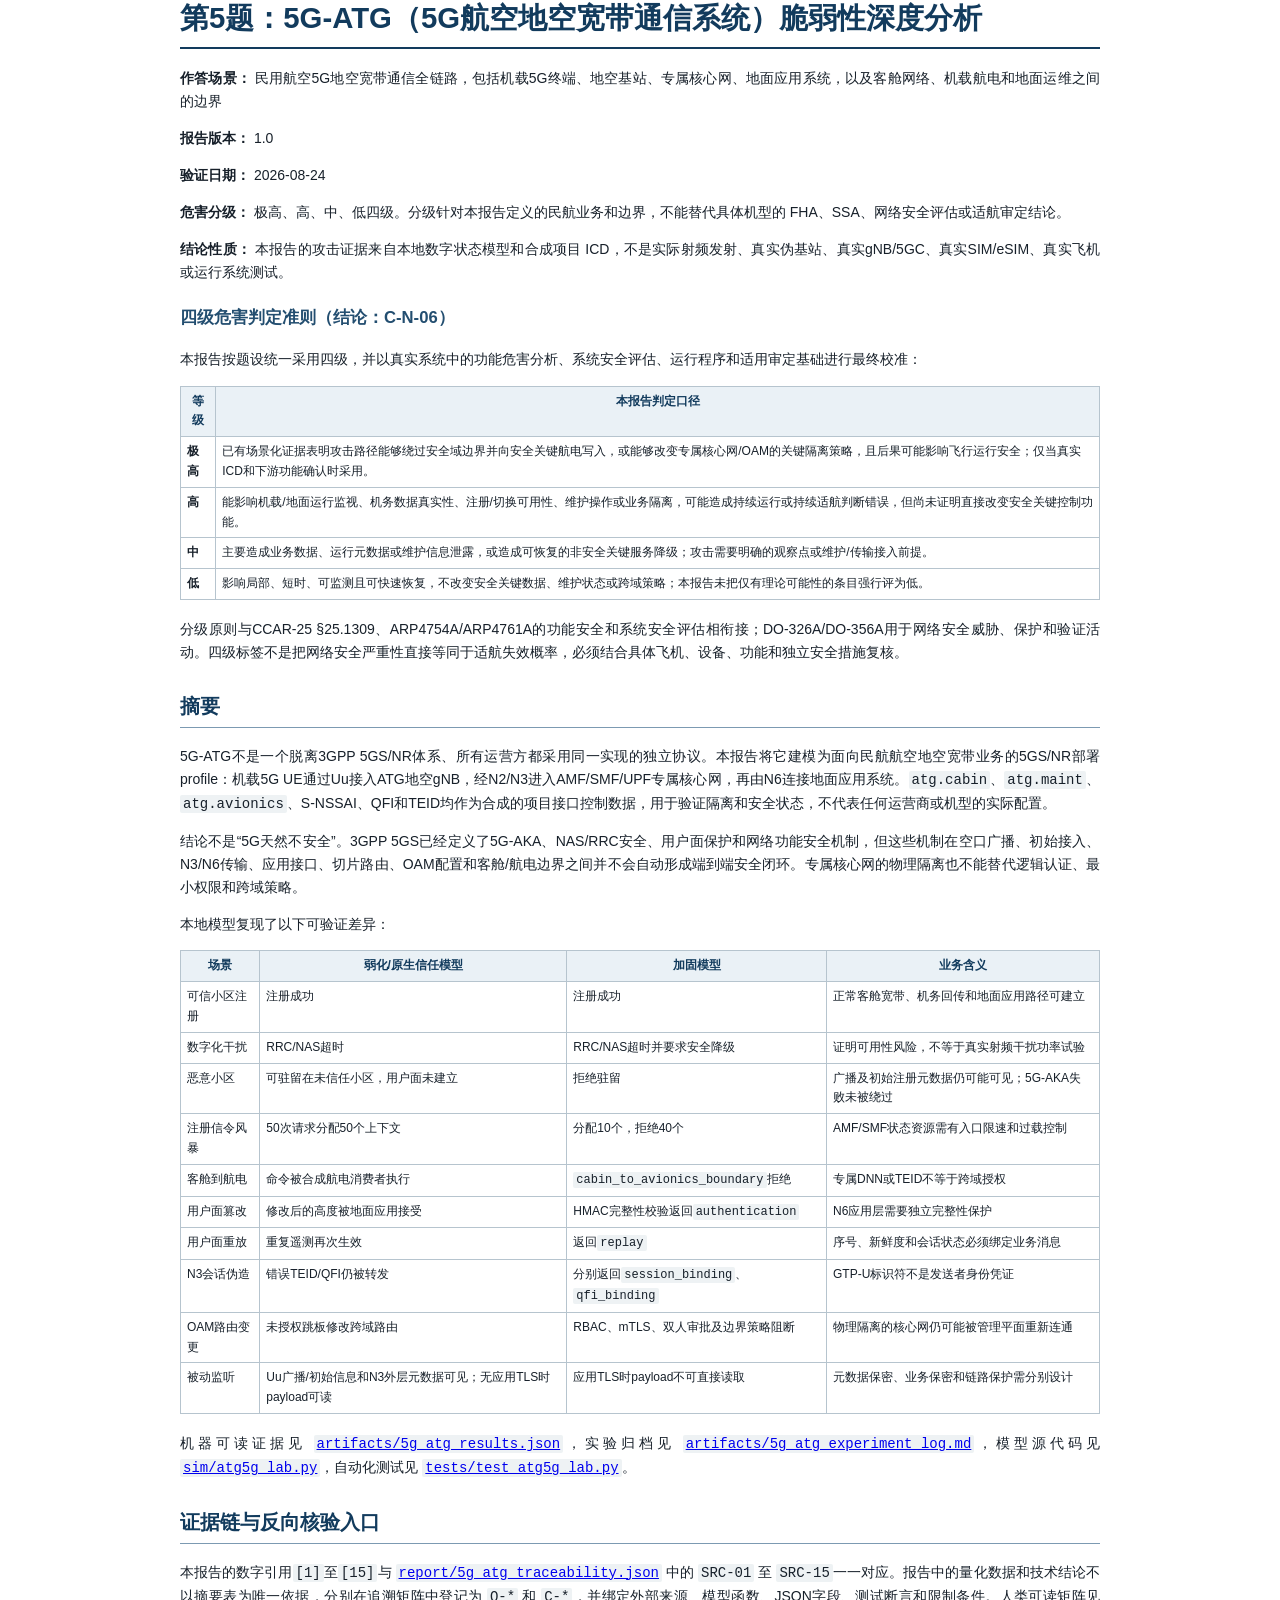
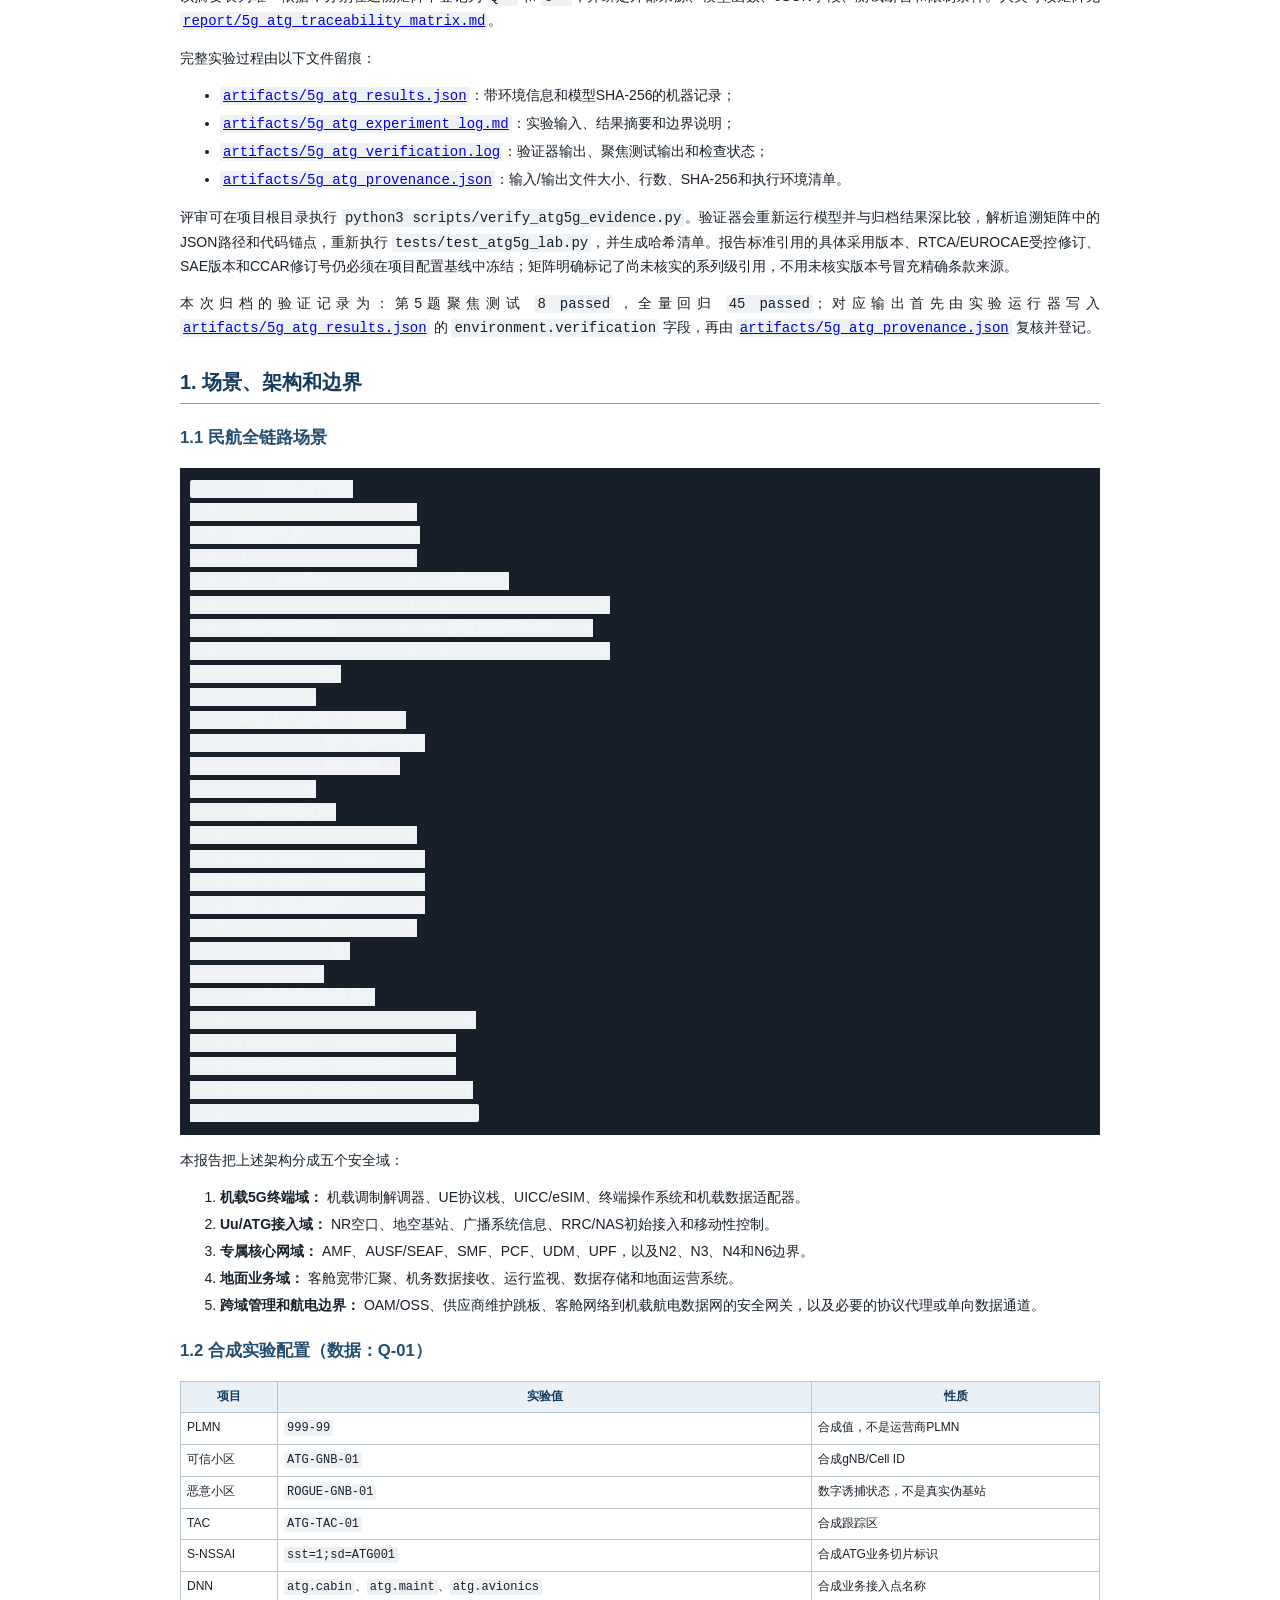
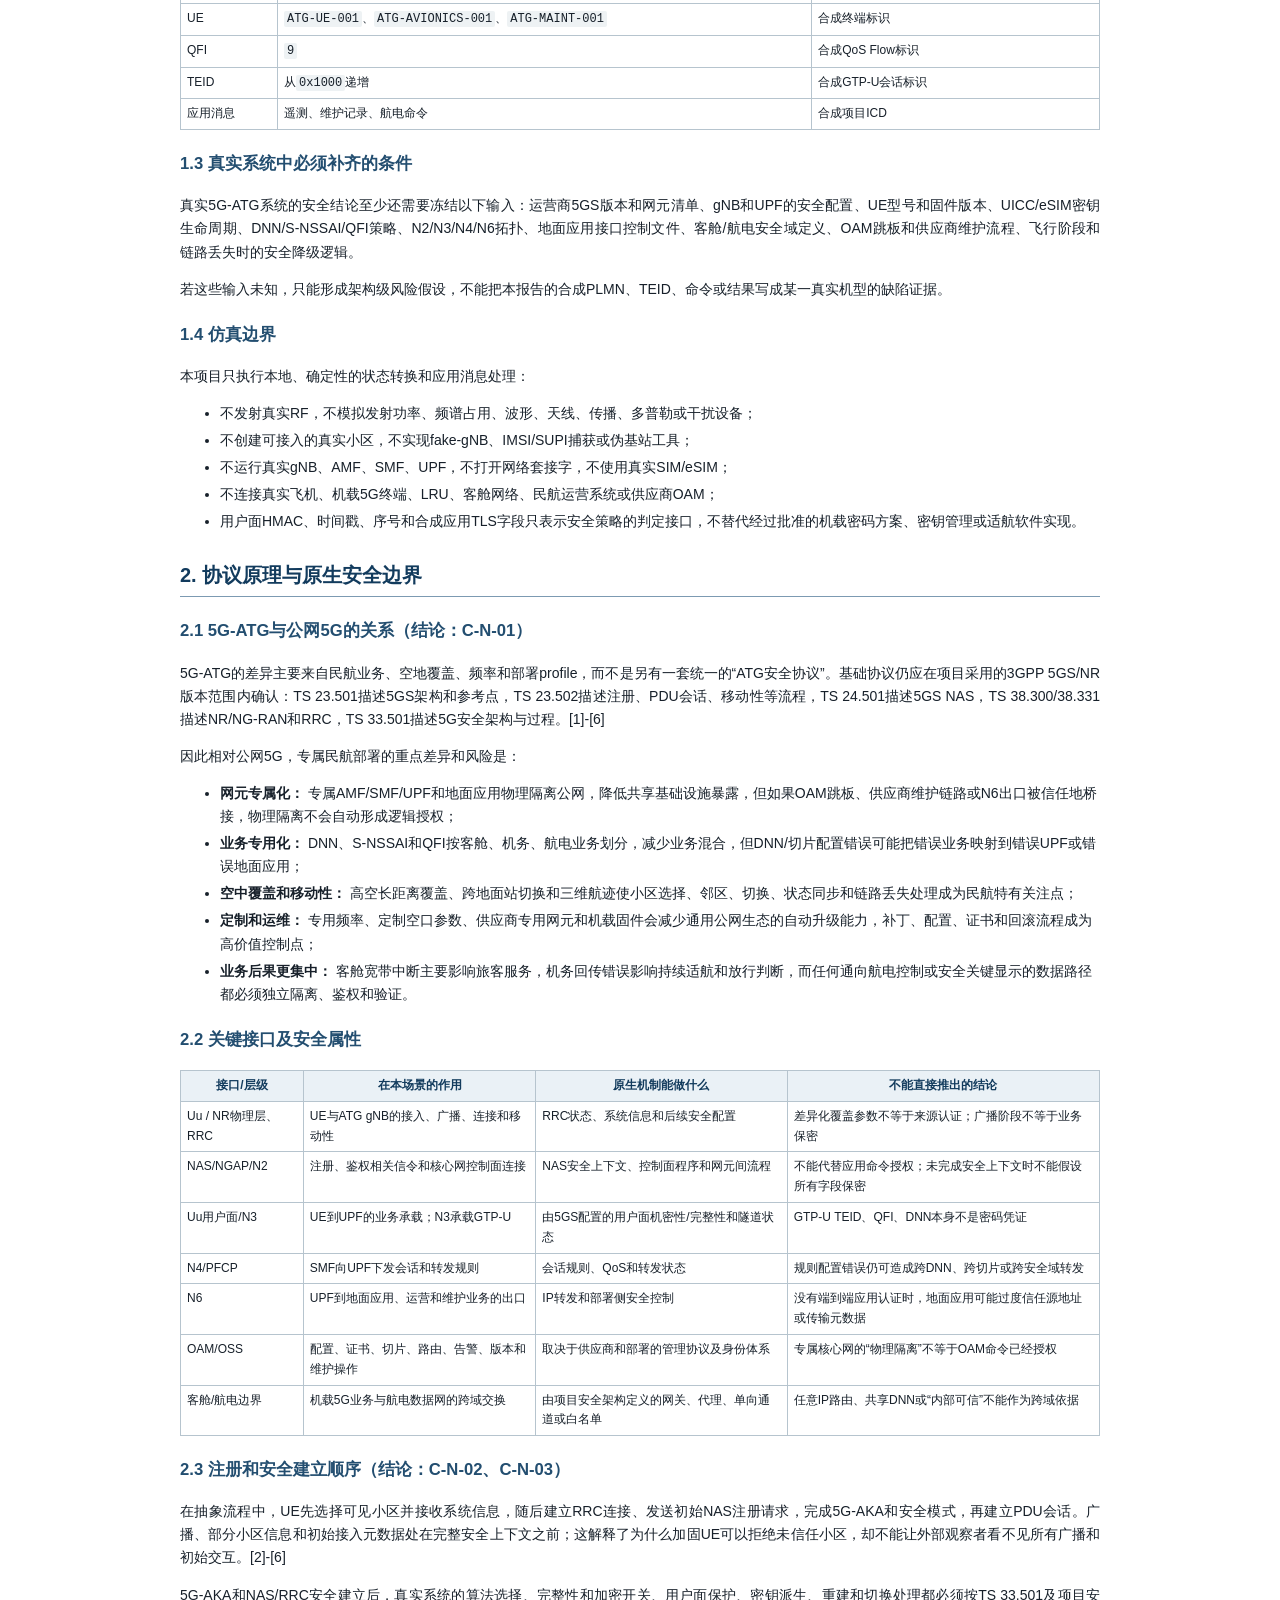
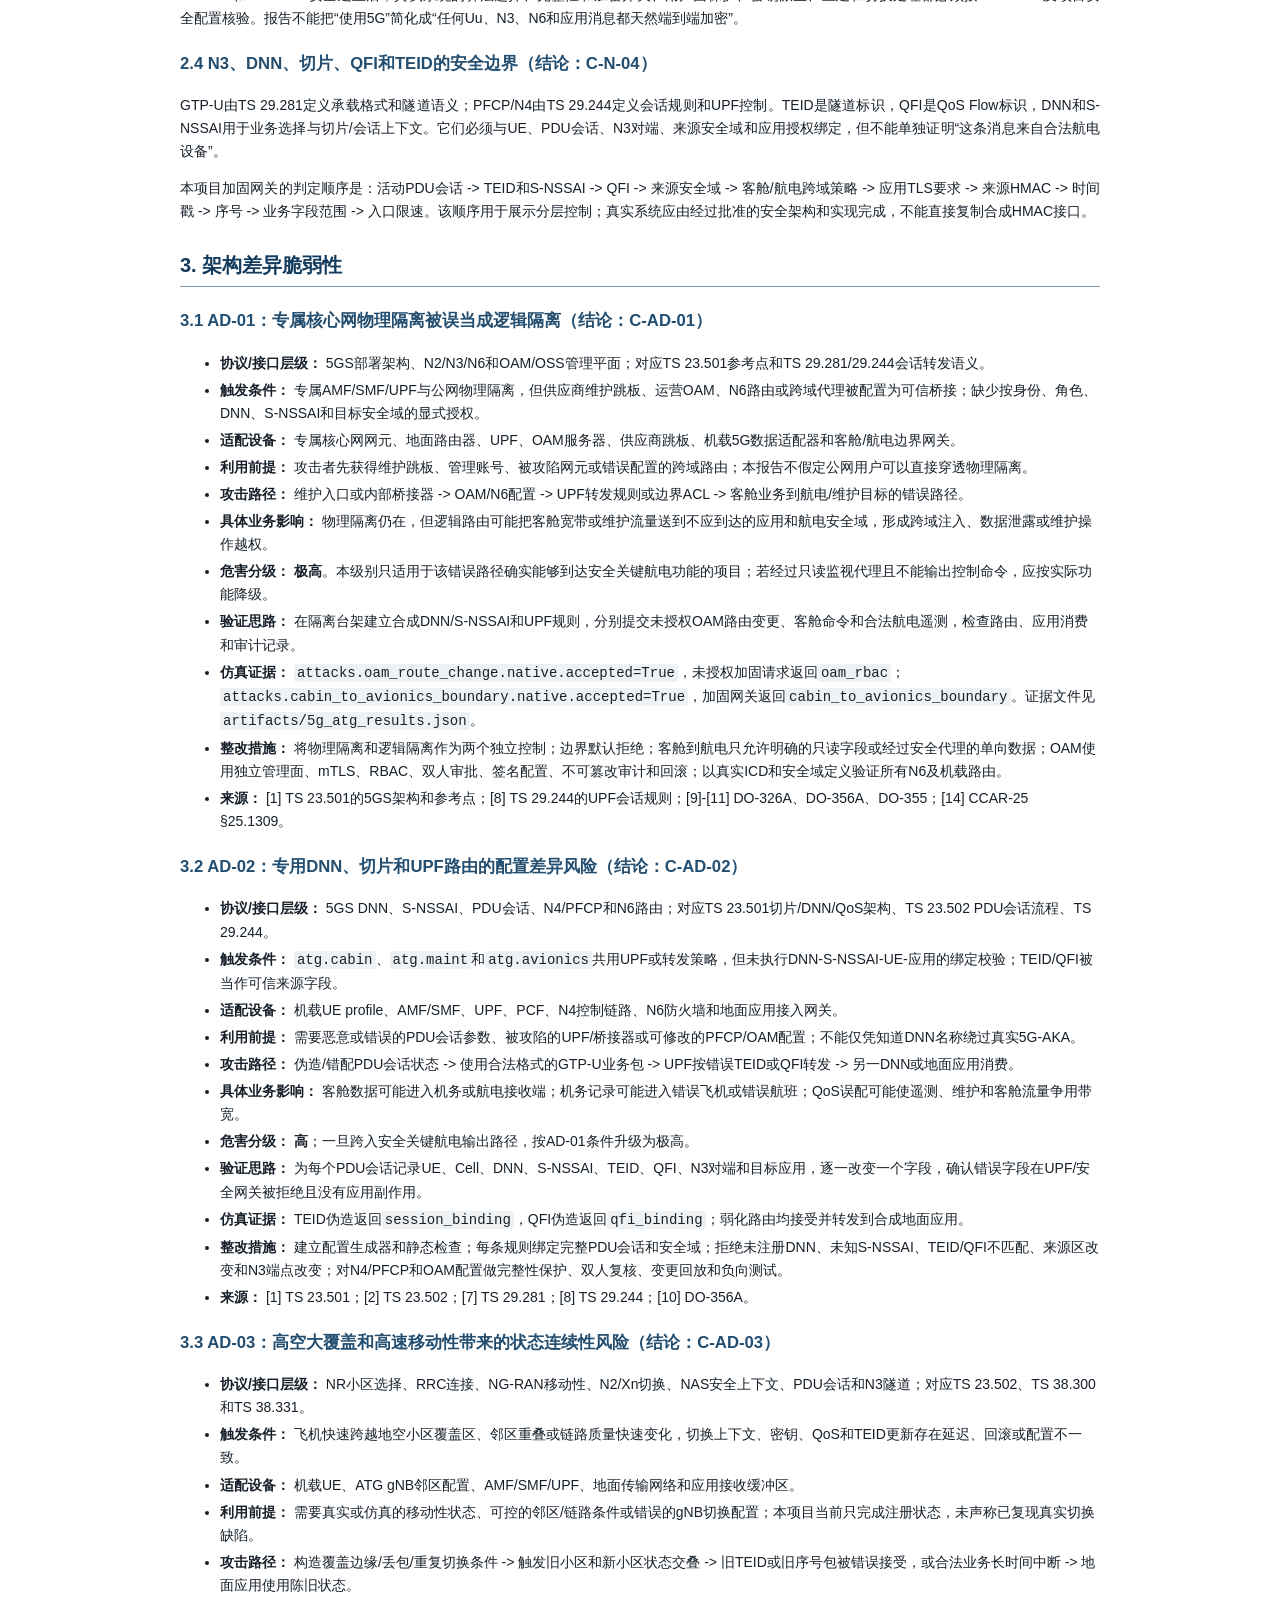
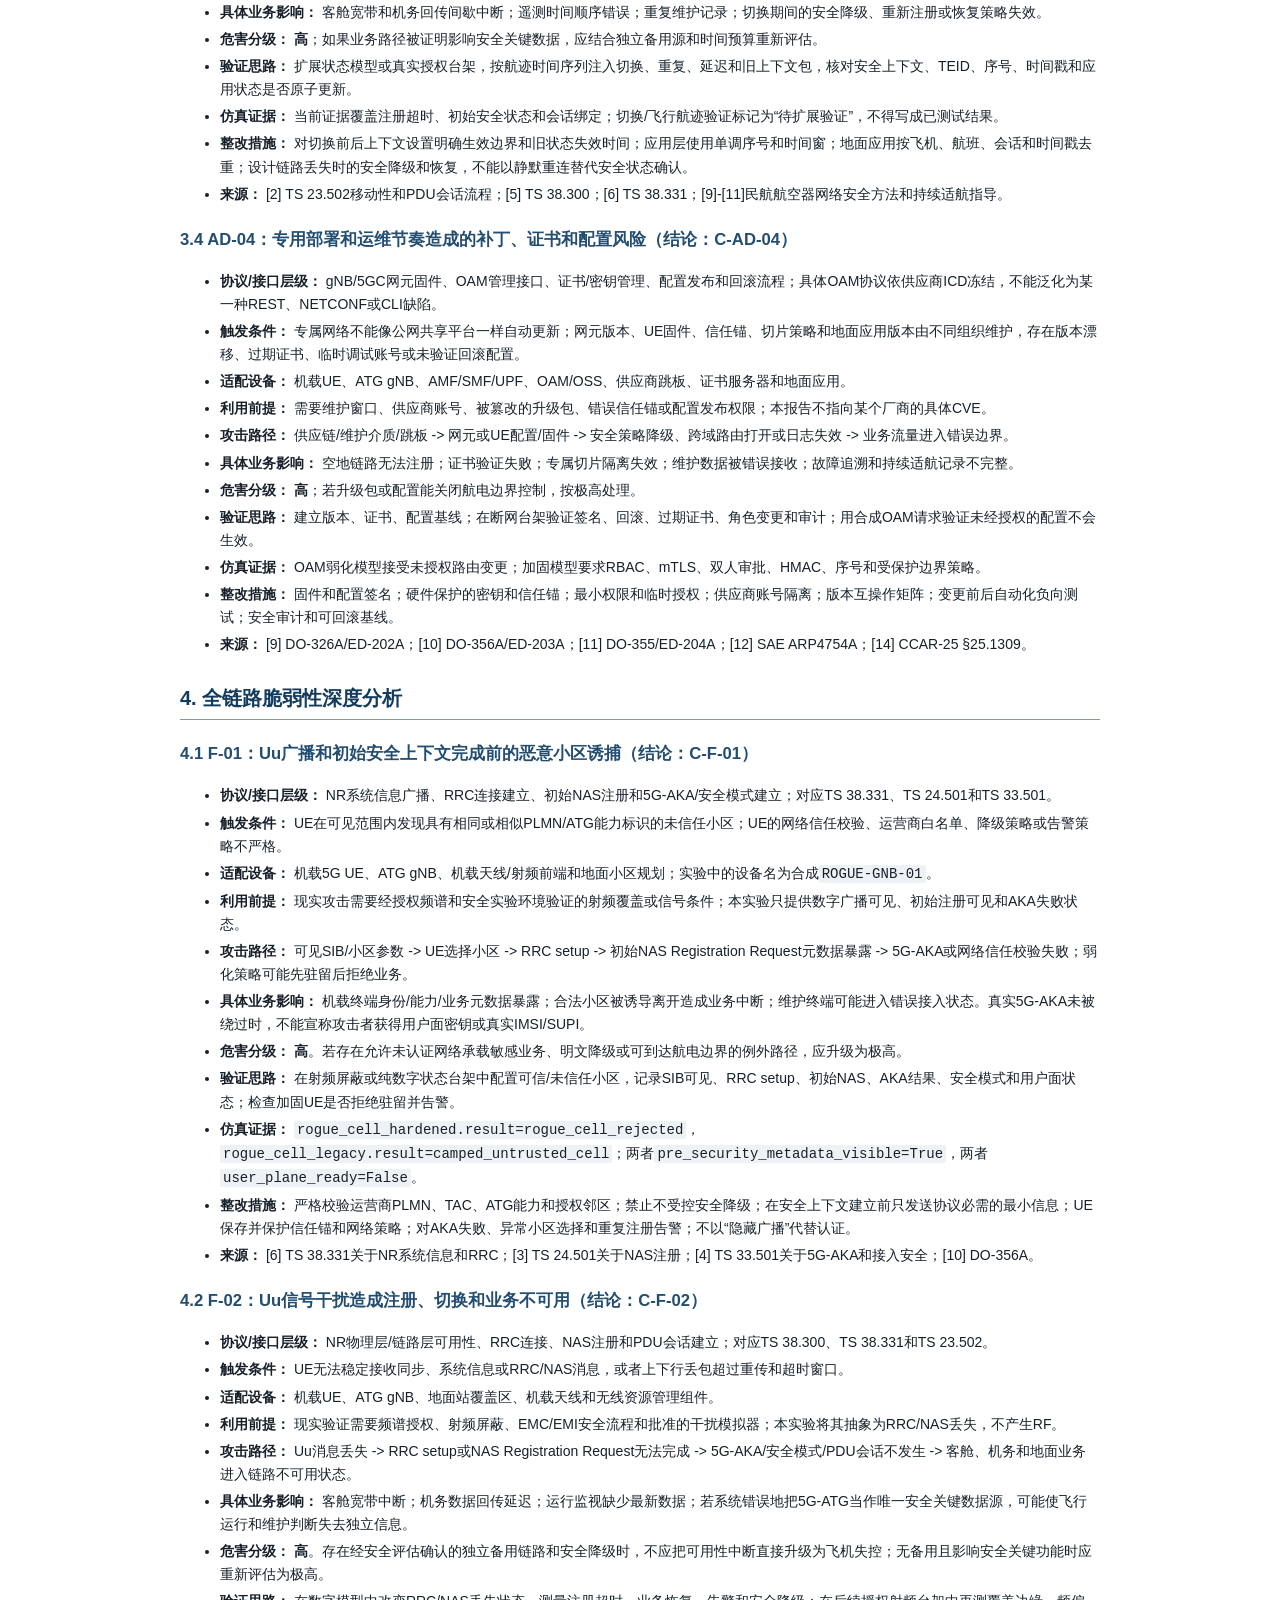
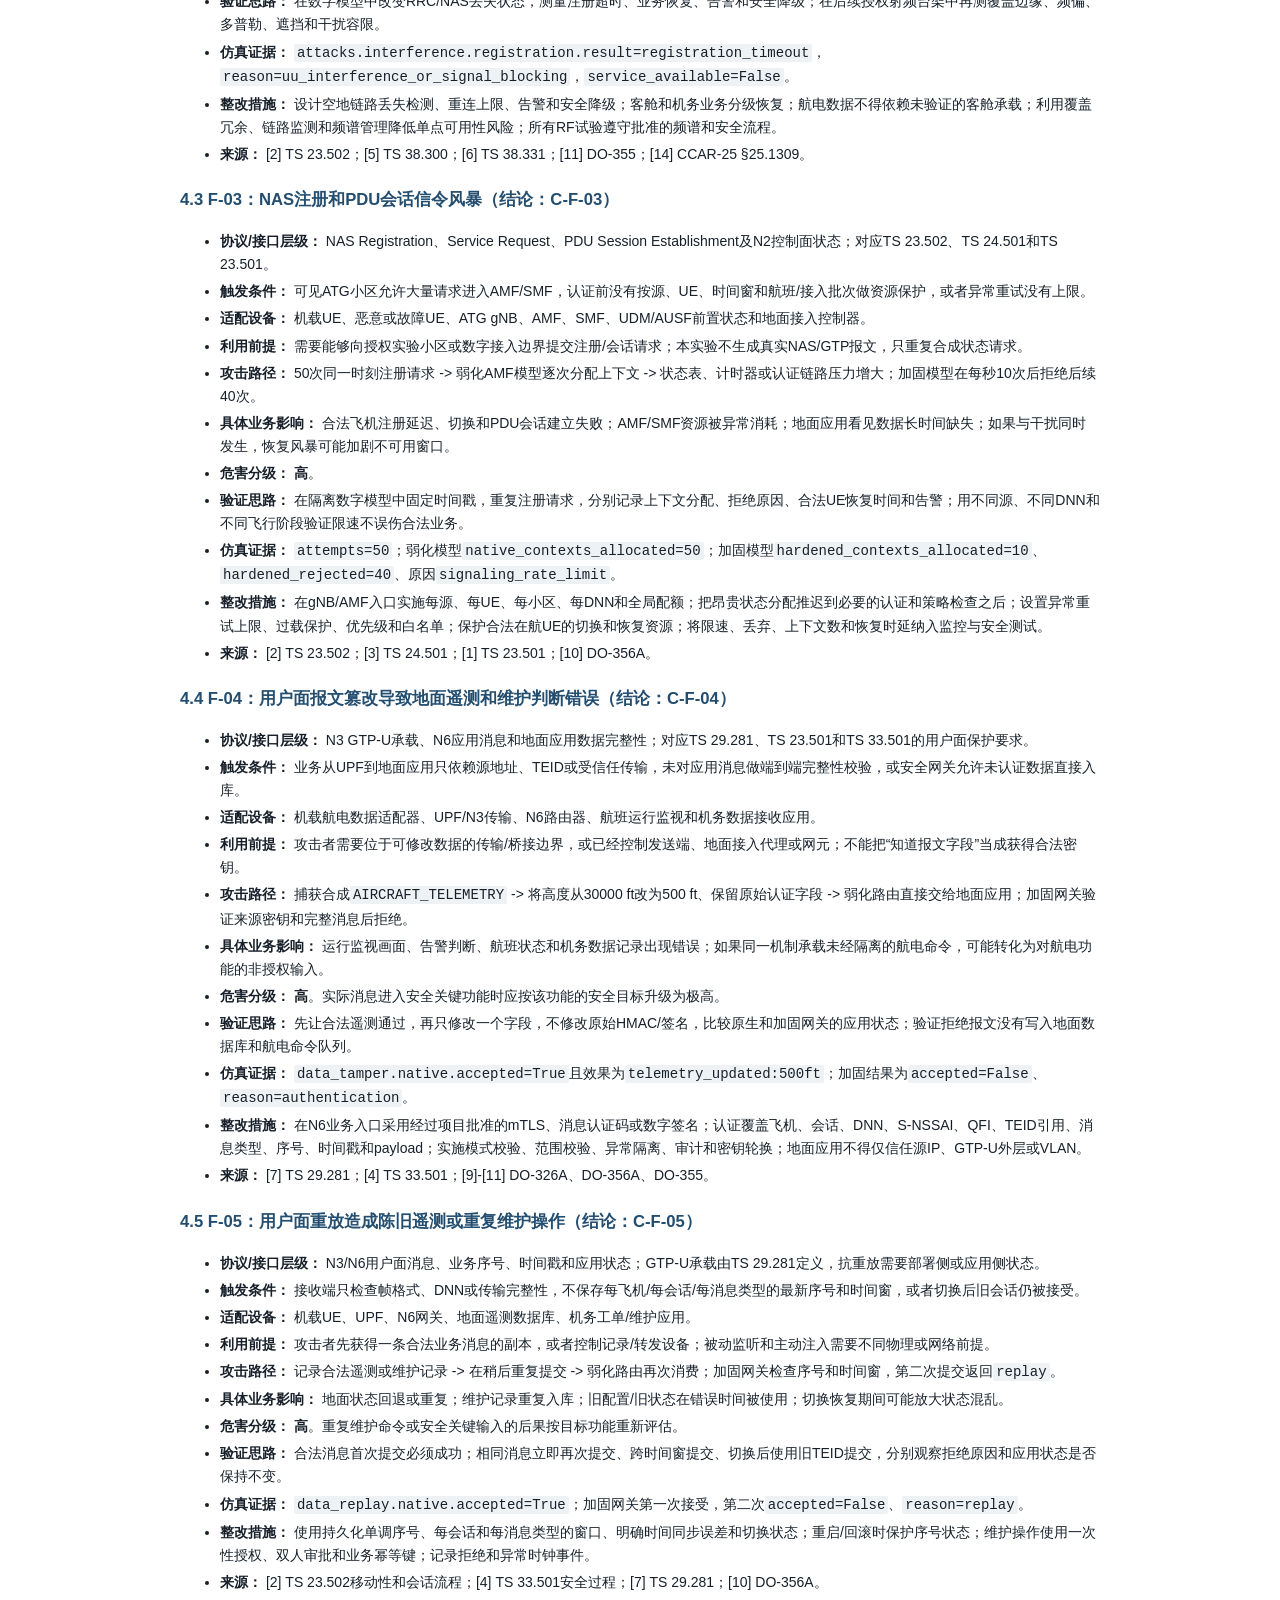
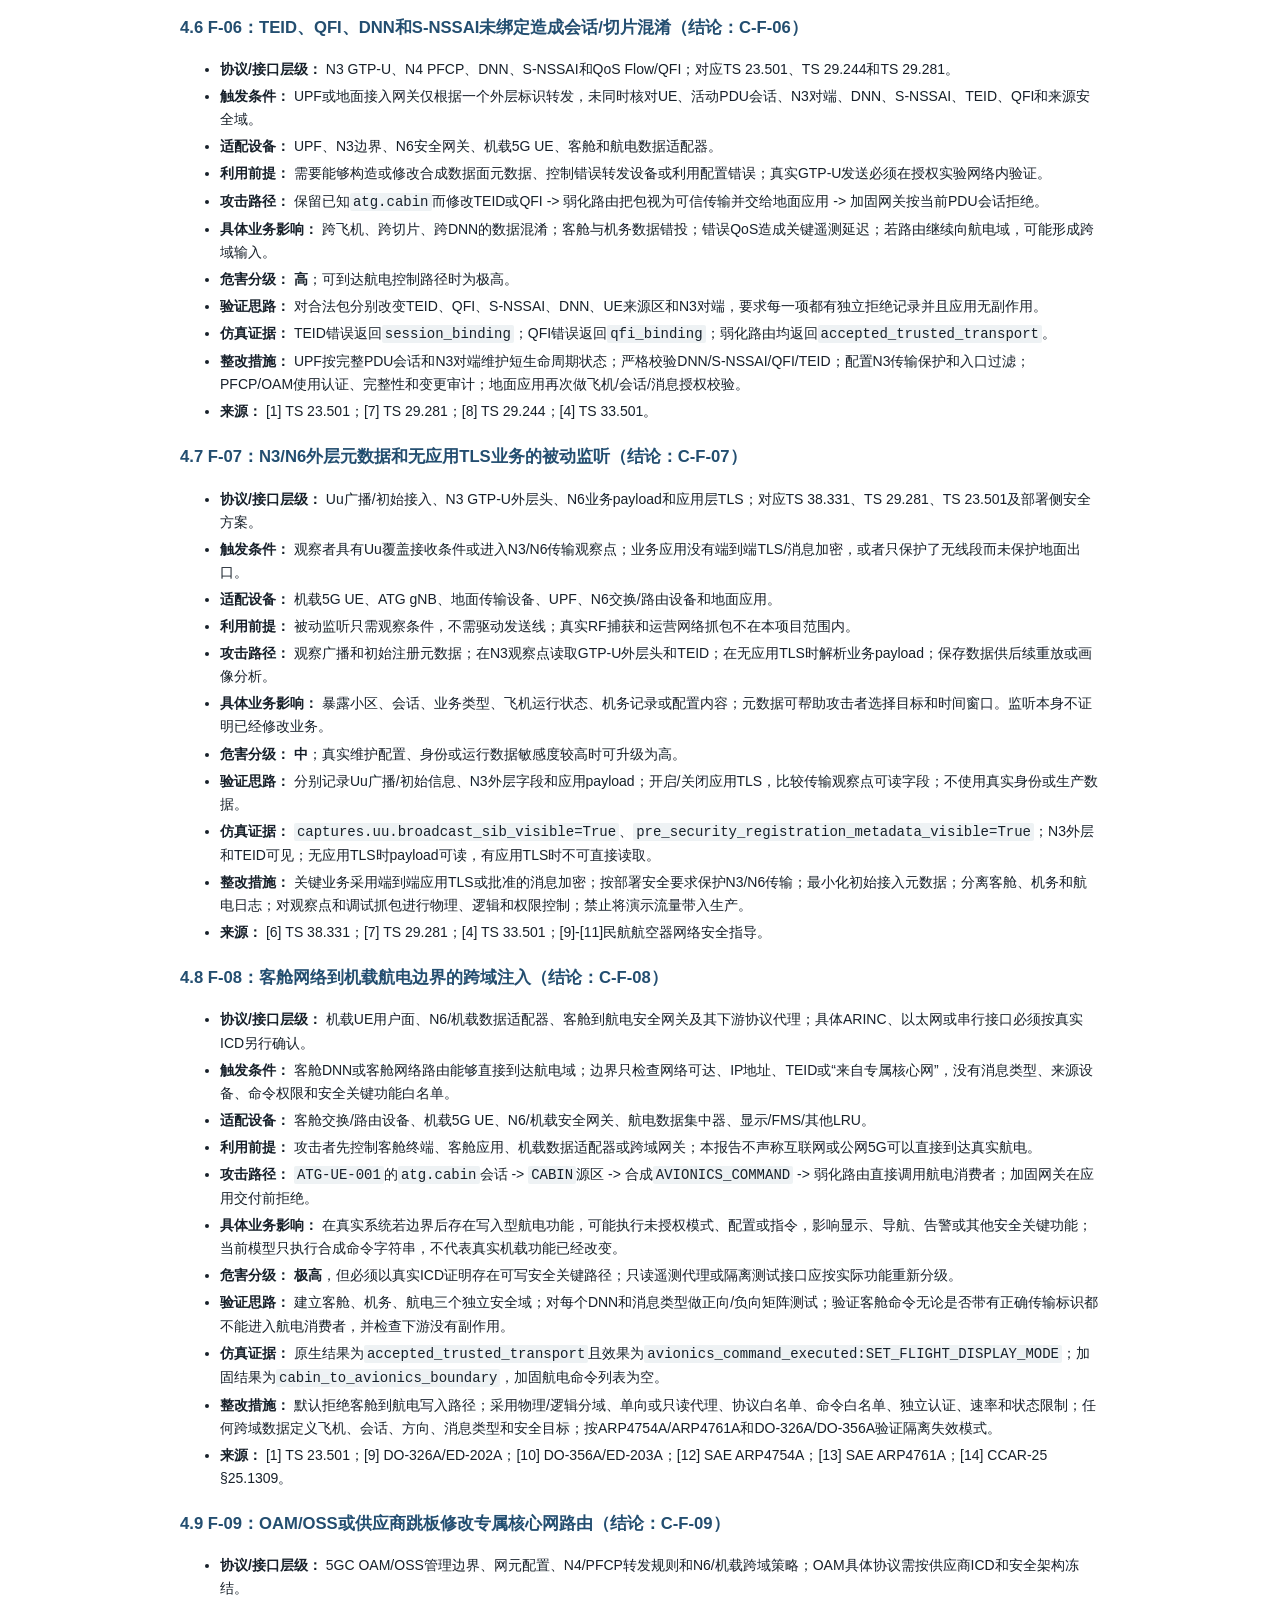
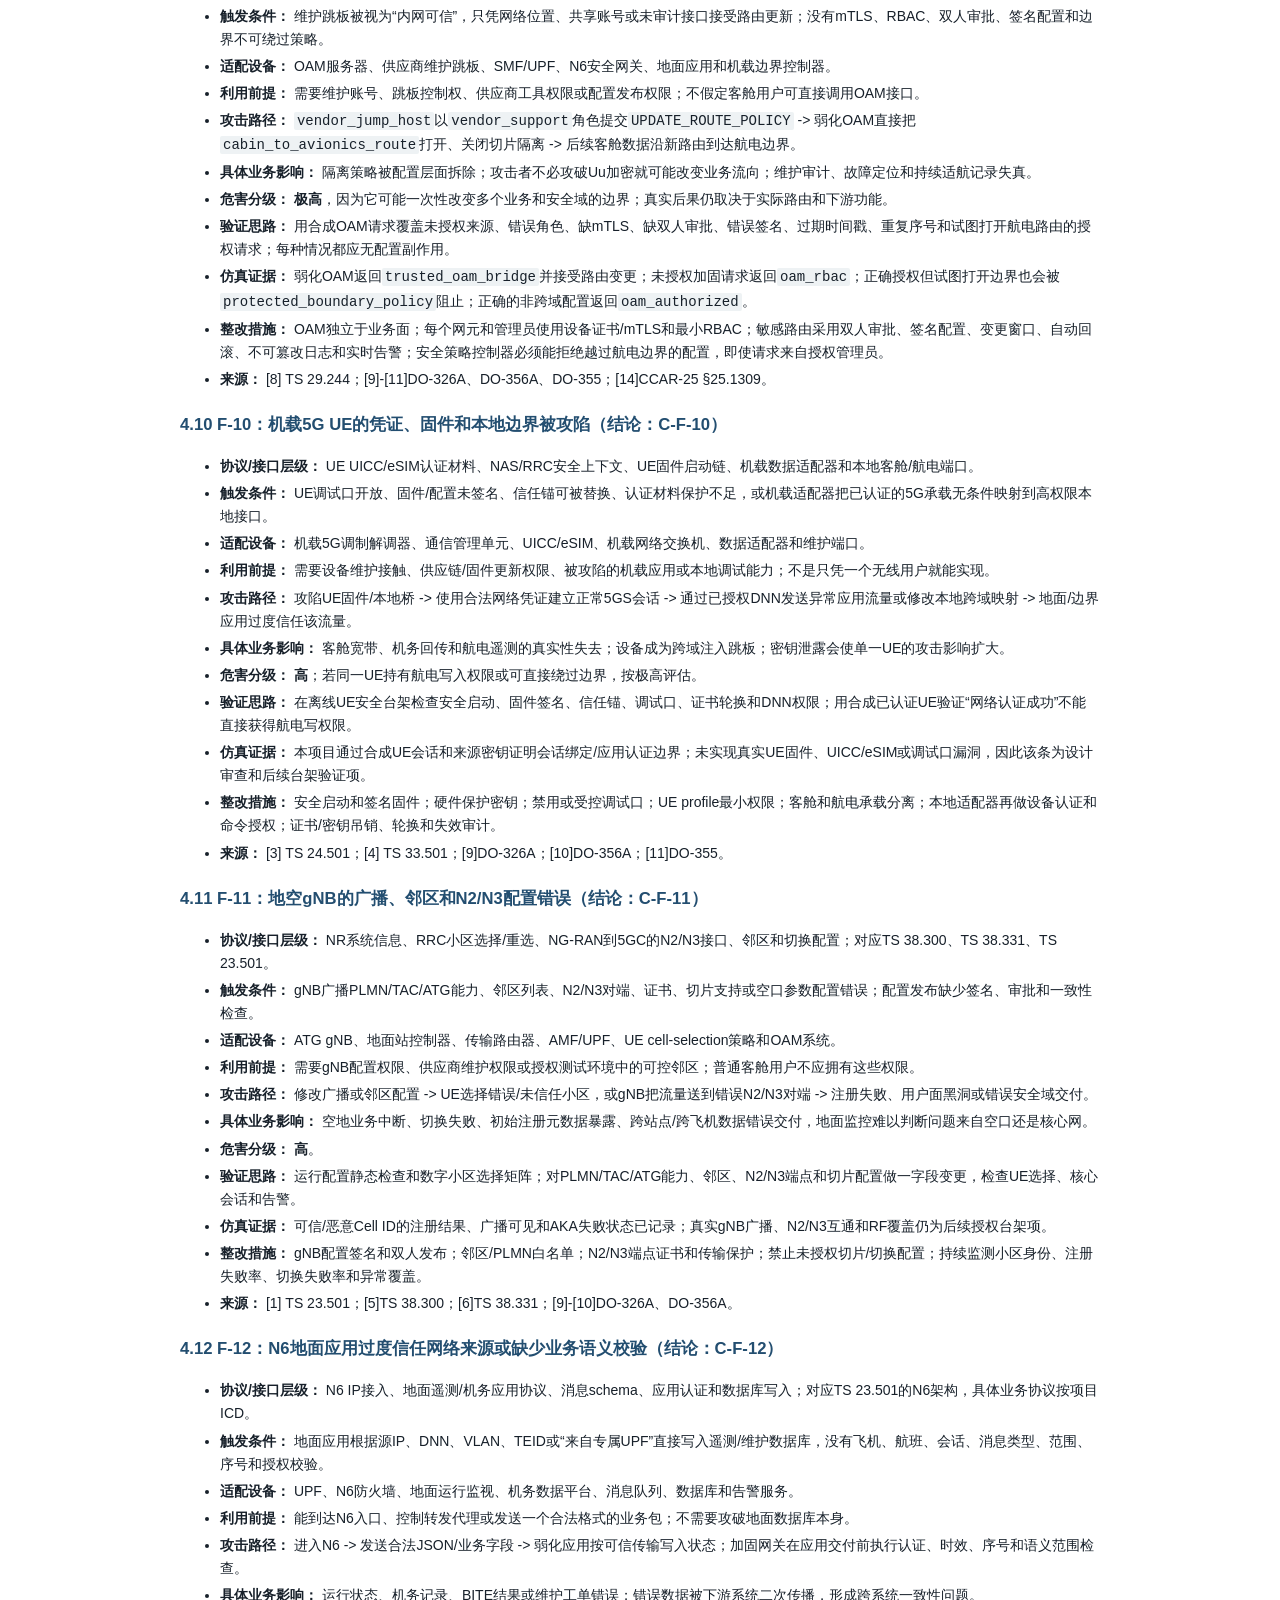
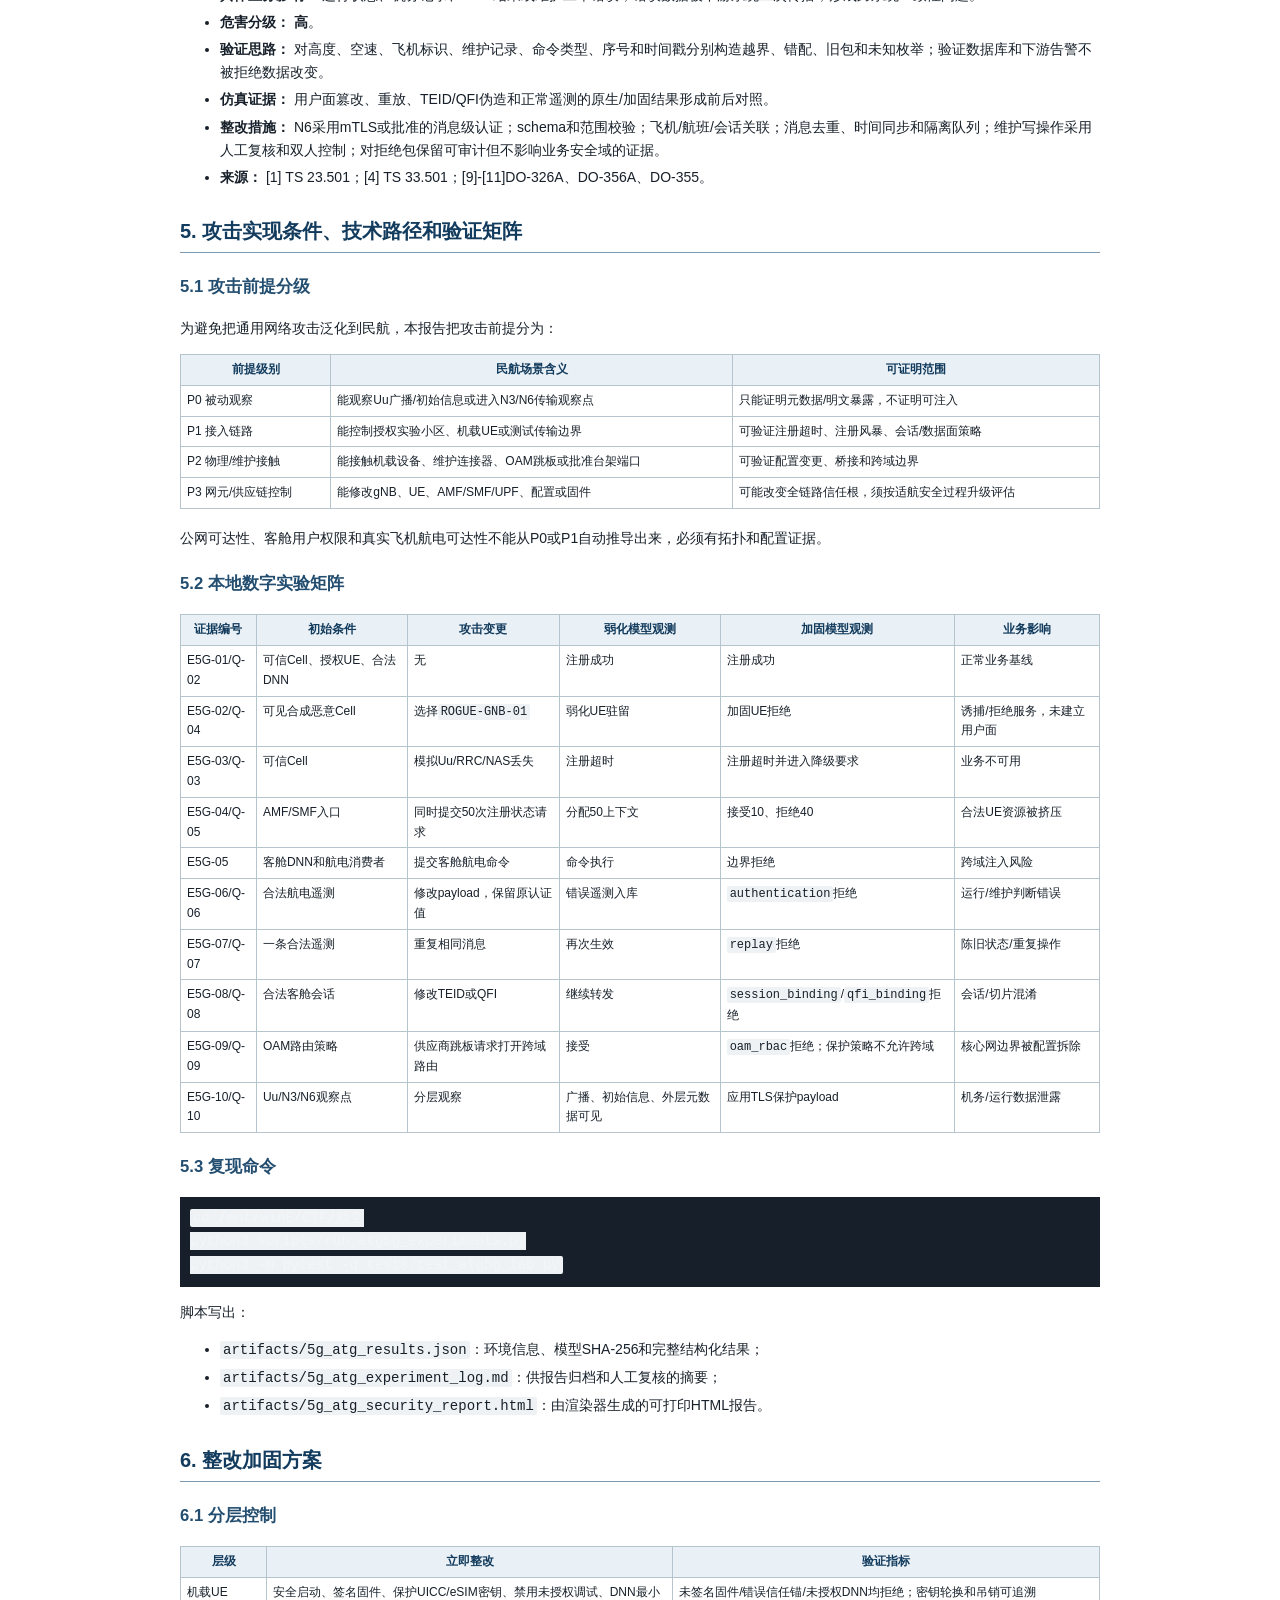
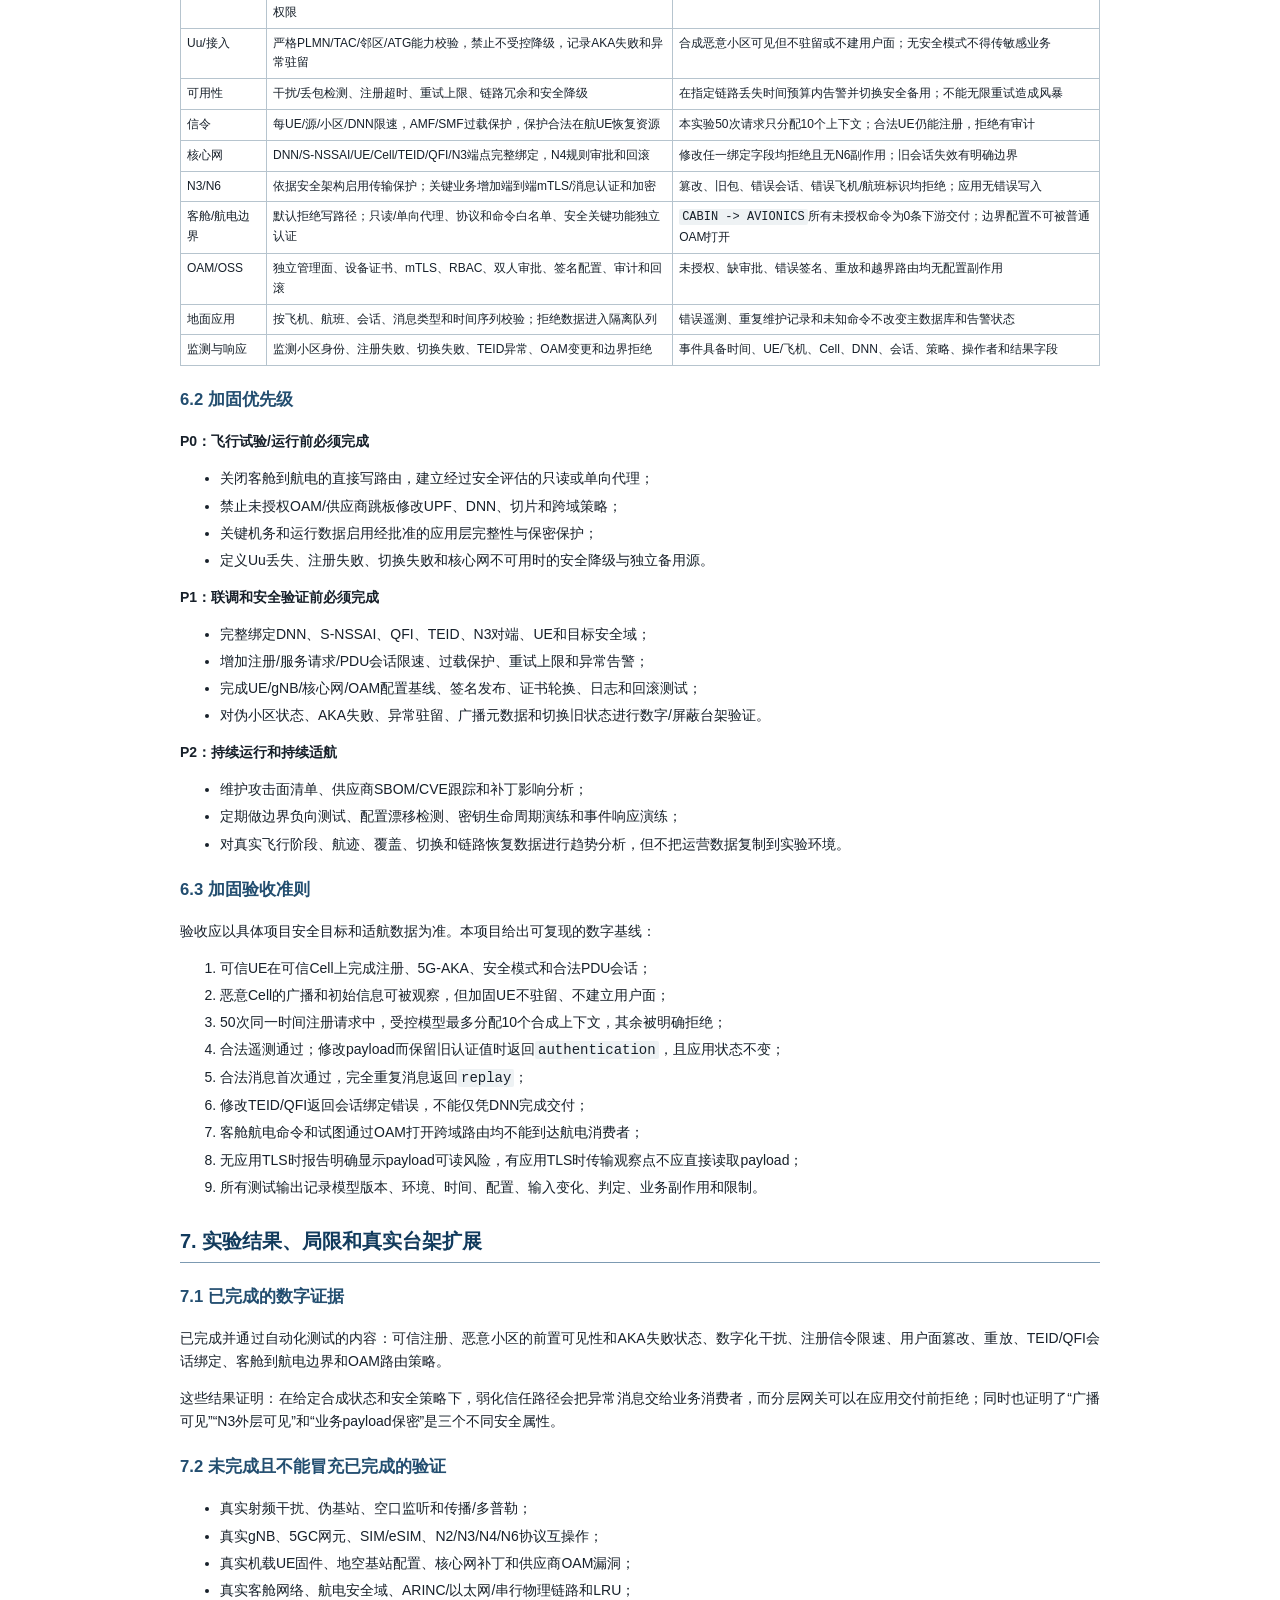
<file: artifacts/5g_atg_security_report.html>
<!doctype html>
<html lang="zh-CN">
<head><meta charset="utf-8"><title>5G-ATG 航空地空宽带通信系统脆弱性分析报告</title><style>
@page { size: A4; margin: 18mm 16mm 18mm 16mm; }
* { box-sizing: border-box; }
body { color: #17202a; font-family: "Noto Serif CJK SC", "Noto Sans CJK SC", "Microsoft YaHei", sans-serif; font-size: 10.5pt; line-height: 1.65; margin: 0 auto; max-width: 920px; }
h1 { border-bottom: 2px solid #123b5d; color: #123b5d; font-size: 22pt; line-height: 1.25; margin: 0 0 18px; padding-bottom: 10px; }
h2 { border-bottom: 1px solid #7c9ab2; color: #123b5d; font-size: 15pt; margin-top: 26px; padding-bottom: 4px; }
h3 { color: #234e70; font-size: 12.5pt; margin-top: 20px; }
p { text-align: justify; }
table { border-collapse: collapse; font-size: 9pt; margin: 12px 0 18px; width: 100%; }
th { background: #eaf1f6; color: #123b5d; font-weight: 700; }
th, td { border: 1px solid #b6c4ce; padding: 5px 6px; vertical-align: top; }
code { background: #eef2f4; border-radius: 2px; padding: 1px 3px; }
pre { background: #17202a; color: #f2f6f8; overflow-wrap: anywhere; padding: 10px; white-space: pre-wrap; }
blockquote { border-left: 4px solid #7c9ab2; color: #455a64; margin-left: 0; padding-left: 12px; }
li { margin-bottom: 4px; }
hr { border: 0; border-top: 1px solid #c8d1d8; }
@media print { a { color: inherit; text-decoration: none; } h2, h3 { break-after: avoid; } table { break-inside: avoid; } }
</style></head>
<body><h1 id="55g-atg5g">第5题：5G-ATG（5G航空地空宽带通信系统）脆弱性深度分析</h1>
<p><strong>作答场景：</strong> 民用航空5G地空宽带通信全链路，包括机载5G终端、地空基站、专属核心网、地面应用系统，以及客舱网络、机载航电和地面运维之间的边界</p>
<p><strong>报告版本：</strong> 1.0</p>
<p><strong>验证日期：</strong> 2026-08-24</p>
<p><strong>危害分级：</strong> 极高、高、中、低四级。分级针对本报告定义的民航业务和边界，不能替代具体机型的 FHA、SSA、网络安全评估或适航审定结论。</p>
<p><strong>结论性质：</strong> 本报告的攻击证据来自本地数字状态模型和合成项目 ICD，不是实际射频发射、真实伪基站、真实gNB/5GC、真实SIM/eSIM、真实飞机或运行系统测试。</p>
<h3 id="c-n-06">四级危害判定准则（结论：C-N-06）</h3>
<p>本报告按题设统一采用四级，并以真实系统中的功能危害分析、系统安全评估、运行程序和适用审定基础进行最终校准：</p>
<table>
<thead>
<tr>
<th>等级</th>
<th>本报告判定口径</th>
</tr>
</thead>
<tbody>
<tr>
<td><strong>极高</strong></td>
<td>已有场景化证据表明攻击路径能够绕过安全域边界并向安全关键航电写入，或能够改变专属核心网/OAM的关键隔离策略，且后果可能影响飞行运行安全；仅当真实ICD和下游功能确认时采用。</td>
</tr>
<tr>
<td><strong>高</strong></td>
<td>能影响机载/地面运行监视、机务数据真实性、注册/切换可用性、维护操作或业务隔离，可能造成持续运行或持续适航判断错误，但尚未证明直接改变安全关键控制功能。</td>
</tr>
<tr>
<td><strong>中</strong></td>
<td>主要造成业务数据、运行元数据或维护信息泄露，或造成可恢复的非安全关键服务降级；攻击需要明确的观察点或维护/传输接入前提。</td>
</tr>
<tr>
<td><strong>低</strong></td>
<td>影响局部、短时、可监测且可快速恢复，不改变安全关键数据、维护状态或跨域策略；本报告未把仅有理论可能性的条目强行评为低。</td>
</tr>
</tbody>
</table>
<p>分级原则与CCAR-25 §25.1309、ARP4754A/ARP4761A的功能安全和系统安全评估相衔接；DO-326A/DO-356A用于网络安全威胁、保护和验证活动。四级标签不是把网络安全严重性直接等同于适航失效概率，必须结合具体飞机、设备、功能和独立安全措施复核。</p>
<h2 id="_1">摘要</h2>
<p>5G-ATG不是一个脱离3GPP 5GS/NR体系、所有运营方都采用同一实现的独立协议。本报告将它建模为面向民航航空地空宽带业务的5GS/NR部署profile：机载5G UE通过Uu接入ATG地空gNB，经N2/N3进入AMF/SMF/UPF专属核心网，再由N6连接地面应用系统。<code>atg.cabin</code>、<code>atg.maint</code>、<code>atg.avionics</code>、S-NSSAI、QFI和TEID均作为合成的项目接口控制数据，用于验证隔离和安全状态，不代表任何运营商或机型的实际配置。</p>
<p>结论不是“5G天然不安全”。3GPP 5GS已经定义了5G-AKA、NAS/RRC安全、用户面保护和网络功能安全机制，但这些机制在空口广播、初始接入、N3/N6传输、应用接口、切片路由、OAM配置和客舱/航电边界之间并不会自动形成端到端安全闭环。专属核心网的物理隔离也不能替代逻辑认证、最小权限和跨域策略。</p>
<p>本地模型复现了以下可验证差异：</p>
<table>
<thead>
<tr>
<th>场景</th>
<th>弱化/原生信任模型</th>
<th>加固模型</th>
<th>业务含义</th>
</tr>
</thead>
<tbody>
<tr>
<td>可信小区注册</td>
<td>注册成功</td>
<td>注册成功</td>
<td>正常客舱宽带、机务回传和地面应用路径可建立</td>
</tr>
<tr>
<td>数字化干扰</td>
<td>RRC/NAS超时</td>
<td>RRC/NAS超时并要求安全降级</td>
<td>证明可用性风险，不等于真实射频干扰功率试验</td>
</tr>
<tr>
<td>恶意小区</td>
<td>可驻留在未信任小区，用户面未建立</td>
<td>拒绝驻留</td>
<td>广播及初始注册元数据仍可能可见；5G-AKA失败未被绕过</td>
</tr>
<tr>
<td>注册信令风暴</td>
<td>50次请求分配50个上下文</td>
<td>分配10个，拒绝40个</td>
<td>AMF/SMF状态资源需有入口限速和过载控制</td>
</tr>
<tr>
<td>客舱到航电</td>
<td>命令被合成航电消费者执行</td>
<td><code>cabin_to_avionics_boundary</code>拒绝</td>
<td>专属DNN或TEID不等于跨域授权</td>
</tr>
<tr>
<td>用户面篡改</td>
<td>修改后的高度被地面应用接受</td>
<td>HMAC完整性校验返回<code>authentication</code></td>
<td>N6应用层需要独立完整性保护</td>
</tr>
<tr>
<td>用户面重放</td>
<td>重复遥测再次生效</td>
<td>返回<code>replay</code></td>
<td>序号、新鲜度和会话状态必须绑定业务消息</td>
</tr>
<tr>
<td>N3会话伪造</td>
<td>错误TEID/QFI仍被转发</td>
<td>分别返回<code>session_binding</code>、<code>qfi_binding</code></td>
<td>GTP-U标识符不是发送者身份凭证</td>
</tr>
<tr>
<td>OAM路由变更</td>
<td>未授权跳板修改跨域路由</td>
<td>RBAC、mTLS、双人审批及边界策略阻断</td>
<td>物理隔离的核心网仍可能被管理平面重新连通</td>
</tr>
<tr>
<td>被动监听</td>
<td>Uu广播/初始信息和N3外层元数据可见；无应用TLS时payload可读</td>
<td>应用TLS时payload不可直接读取</td>
<td>元数据保密、业务保密和链路保护需分别设计</td>
</tr>
</tbody>
</table>
<p>机器可读证据见 <a href="../artifacts/5g_atg_results.json"><code>artifacts/5g_atg_results.json</code></a>，实验归档见 <a href="../artifacts/5g_atg_experiment_log.md"><code>artifacts/5g_atg_experiment_log.md</code></a>，模型源代码见 <a href="../sim/atg5g_lab.py"><code>sim/atg5g_lab.py</code></a>，自动化测试见 <a href="../tests/test_atg5g_lab.py"><code>tests/test_atg5g_lab.py</code></a>。</p>
<h2 id="_2">证据链与反向核验入口</h2>
<p>本报告的数字引用<code>[1]</code>至<code>[15]</code>与 <a href="5g_atg_traceability.json"><code>report/5g_atg_traceability.json</code></a> 中的 <code>SRC-01</code> 至 <code>SRC-15</code>一一对应。报告中的量化数据和技术结论不以摘要表为唯一依据，分别在追溯矩阵中登记为 <code>Q-*</code> 和 <code>C-*</code>，并绑定外部来源、模型函数、JSON字段、测试断言和限制条件。人类可读矩阵见 <a href="5g_atg_traceability_matrix.md"><code>report/5g_atg_traceability_matrix.md</code></a>。</p>
<p>完整实验过程由以下文件留痕：</p>
<ul>
<li><a href="../artifacts/5g_atg_results.json"><code>artifacts/5g_atg_results.json</code></a>：带环境信息和模型SHA-256的机器记录；</li>
<li><a href="../artifacts/5g_atg_experiment_log.md"><code>artifacts/5g_atg_experiment_log.md</code></a>：实验输入、结果摘要和边界说明；</li>
<li><a href="../artifacts/5g_atg_verification.log"><code>artifacts/5g_atg_verification.log</code></a>：验证器输出、聚焦测试输出和检查状态；</li>
<li><a href="../artifacts/5g_atg_provenance.json"><code>artifacts/5g_atg_provenance.json</code></a>：输入/输出文件大小、行数、SHA-256和执行环境清单。</li>
</ul>
<p>评审可在项目根目录执行 <code>python3 scripts/verify_atg5g_evidence.py</code>。验证器会重新运行模型并与归档结果深比较，解析追溯矩阵中的JSON路径和代码锚点，重新执行 <code>tests/test_atg5g_lab.py</code>，并生成哈希清单。报告标准引用的具体采用版本、RTCA/EUROCAE受控修订、SAE版本和CCAR修订号仍必须在项目配置基线中冻结；矩阵明确标记了尚未核实的系列级引用，不用未核实版本号冒充精确条款来源。</p>
<p>本次归档的验证记录为：第5题聚焦测试 <code>8 passed</code>，全量回归 <code>45 passed</code>；对应输出首先由实验运行器写入 <a href="../artifacts/5g_atg_results.json"><code>artifacts/5g_atg_results.json</code></a> 的 <code>environment.verification</code> 字段，再由 <a href="../artifacts/5g_atg_provenance.json"><code>artifacts/5g_atg_provenance.json</code></a> 复核并登记。</p>
<h2 id="1">1. 场景、架构和边界</h2>
<h3 id="11">1.1 民航全链路场景</h3>
<pre><code class="language-text">        飞机机身/客舱
  +-----------------------+
  |  机载5G UE             |
  |   |                   |
  |   +-- 客舱网络         |   机载航电域
  |                       |   +------------------+
  |   机务数据适配器 ------+--&gt;| 航电数据网/LRU    |
  +-----------|-----------+   +------------------+
              | Uu
              v
      ATG NR gNB / 地空基站
              | N2: NGAP/NAS
              | N3: GTP-U
              v
       专属5G核心网
   +----------------------+
   | AMF / AUSF / SEAF     |
   | SMF / PCF / UDM       |
   | UPF / N4 PFCP         |
   +-----------|----------+
               | N6
               v
       地面应用与运营系统
   +-----------------------------+
   | 客舱宽带服务 / 机务平台      |
   | 航班运行监视 / 数据接收      |
   | OSS/OAM / 维护跳板           |
   +-----------------------------+
</code></pre>
<p>本报告把上述架构分成五个安全域：</p>
<ol>
<li><strong>机载5G终端域：</strong> 机载调制解调器、UE协议栈、UICC/eSIM、终端操作系统和机载数据适配器。</li>
<li><strong>Uu/ATG接入域：</strong> NR空口、地空基站、广播系统信息、RRC/NAS初始接入和移动性控制。</li>
<li><strong>专属核心网域：</strong> AMF、AUSF/SEAF、SMF、PCF、UDM、UPF，以及N2、N3、N4和N6边界。</li>
<li><strong>地面业务域：</strong> 客舱宽带汇聚、机务数据接收、运行监视、数据存储和地面运营系统。</li>
<li><strong>跨域管理和航电边界：</strong> OAM/OSS、供应商维护跳板、客舱网络到机载航电数据网的安全网关，以及必要的协议代理或单向数据通道。</li>
</ol>
<h3 id="12-q-01">1.2 合成实验配置（数据：Q-01）</h3>
<table>
<thead>
<tr>
<th>项目</th>
<th>实验值</th>
<th>性质</th>
</tr>
</thead>
<tbody>
<tr>
<td>PLMN</td>
<td><code>999-99</code></td>
<td>合成值，不是运营商PLMN</td>
</tr>
<tr>
<td>可信小区</td>
<td><code>ATG-GNB-01</code></td>
<td>合成gNB/Cell ID</td>
</tr>
<tr>
<td>恶意小区</td>
<td><code>ROGUE-GNB-01</code></td>
<td>数字诱捕状态，不是真实伪基站</td>
</tr>
<tr>
<td>TAC</td>
<td><code>ATG-TAC-01</code></td>
<td>合成跟踪区</td>
</tr>
<tr>
<td>S-NSSAI</td>
<td><code>sst=1;sd=ATG001</code></td>
<td>合成ATG业务切片标识</td>
</tr>
<tr>
<td>DNN</td>
<td><code>atg.cabin</code>、<code>atg.maint</code>、<code>atg.avionics</code></td>
<td>合成业务接入点名称</td>
</tr>
<tr>
<td>UE</td>
<td><code>ATG-UE-001</code>、<code>ATG-AVIONICS-001</code>、<code>ATG-MAINT-001</code></td>
<td>合成终端标识</td>
</tr>
<tr>
<td>QFI</td>
<td><code>9</code></td>
<td>合成QoS Flow标识</td>
</tr>
<tr>
<td>TEID</td>
<td>从<code>0x1000</code>递增</td>
<td>合成GTP-U会话标识</td>
</tr>
<tr>
<td>应用消息</td>
<td>遥测、维护记录、航电命令</td>
<td>合成项目ICD</td>
</tr>
</tbody>
</table>
<h3 id="13">1.3 真实系统中必须补齐的条件</h3>
<p>真实5G-ATG系统的安全结论至少还需要冻结以下输入：运营商5GS版本和网元清单、gNB和UPF的安全配置、UE型号和固件版本、UICC/eSIM密钥生命周期、DNN/S-NSSAI/QFI策略、N2/N3/N4/N6拓扑、地面应用接口控制文件、客舱/航电安全域定义、OAM跳板和供应商维护流程、飞行阶段和链路丢失时的安全降级逻辑。</p>
<p>若这些输入未知，只能形成架构级风险假设，不能把本报告的合成PLMN、TEID、命令或结果写成某一真实机型的缺陷证据。</p>
<h3 id="14">1.4 仿真边界</h3>
<p>本项目只执行本地、确定性的状态转换和应用消息处理：</p>
<ul>
<li>不发射真实RF，不模拟发射功率、频谱占用、波形、天线、传播、多普勒或干扰设备；</li>
<li>不创建可接入的真实小区，不实现fake-gNB、IMSI/SUPI捕获或伪基站工具；</li>
<li>不运行真实gNB、AMF、SMF、UPF，不打开网络套接字，不使用真实SIM/eSIM；</li>
<li>不连接真实飞机、机载5G终端、LRU、客舱网络、民航运营系统或供应商OAM；</li>
<li>用户面HMAC、时间戳、序号和合成应用TLS字段只表示安全策略的判定接口，不替代经过批准的机载密码方案、密钥管理或适航软件实现。</li>
</ul>
<h2 id="2">2. 协议原理与原生安全边界</h2>
<h3 id="21-5g-atg5gc-n-01">2.1 5G-ATG与公网5G的关系（结论：C-N-01）</h3>
<p>5G-ATG的差异主要来自民航业务、空地覆盖、频率和部署profile，而不是另有一套统一的“ATG安全协议”。基础协议仍应在项目采用的3GPP 5GS/NR版本范围内确认：TS 23.501描述5GS架构和参考点，TS 23.502描述注册、PDU会话、移动性等流程，TS 24.501描述5GS NAS，TS 38.300/38.331描述NR/NG-RAN和RRC，TS 33.501描述5G安全架构与过程。[1]-[6]</p>
<p>因此相对公网5G，专属民航部署的重点差异和风险是：</p>
<ul>
<li><strong>网元专属化：</strong> 专属AMF/SMF/UPF和地面应用物理隔离公网，降低共享基础设施暴露，但如果OAM跳板、供应商维护链路或N6出口被信任地桥接，物理隔离不会自动形成逻辑授权；</li>
<li><strong>业务专用化：</strong> DNN、S-NSSAI和QFI按客舱、机务、航电业务划分，减少业务混合，但DNN/切片配置错误可能把错误业务映射到错误UPF或错误地面应用；</li>
<li><strong>空中覆盖和移动性：</strong> 高空长距离覆盖、跨地面站切换和三维航迹使小区选择、邻区、切换、状态同步和链路丢失处理成为民航特有关注点；</li>
<li><strong>定制和运维：</strong> 专用频率、定制空口参数、供应商专用网元和机载固件会减少通用公网生态的自动升级能力，补丁、配置、证书和回滚流程成为高价值控制点；</li>
<li><strong>业务后果更集中：</strong> 客舱宽带中断主要影响旅客服务，机务回传错误影响持续适航和放行判断，而任何通向航电控制或安全关键显示的数据路径都必须独立隔离、鉴权和验证。</li>
</ul>
<h3 id="22">2.2 关键接口及安全属性</h3>
<table>
<thead>
<tr>
<th>接口/层级</th>
<th>在本场景的作用</th>
<th>原生机制能做什么</th>
<th>不能直接推出的结论</th>
</tr>
</thead>
<tbody>
<tr>
<td>Uu / NR物理层、RRC</td>
<td>UE与ATG gNB的接入、广播、连接和移动性</td>
<td>RRC状态、系统信息和后续安全配置</td>
<td>差异化覆盖参数不等于来源认证；广播阶段不等于业务保密</td>
</tr>
<tr>
<td>NAS/NGAP/N2</td>
<td>注册、鉴权相关信令和核心网控制面连接</td>
<td>NAS安全上下文、控制面程序和网元间流程</td>
<td>不能代替应用命令授权；未完成安全上下文时不能假设所有字段保密</td>
</tr>
<tr>
<td>Uu用户面/N3</td>
<td>UE到UPF的业务承载；N3承载GTP-U</td>
<td>由5GS配置的用户面机密性/完整性和隧道状态</td>
<td>GTP-U TEID、QFI、DNN本身不是密码凭证</td>
</tr>
<tr>
<td>N4/PFCP</td>
<td>SMF向UPF下发会话和转发规则</td>
<td>会话规则、QoS和转发状态</td>
<td>规则配置错误仍可造成跨DNN、跨切片或跨安全域转发</td>
</tr>
<tr>
<td>N6</td>
<td>UPF到地面应用、运营和维护业务的出口</td>
<td>IP转发和部署侧安全控制</td>
<td>没有端到端应用认证时，地面应用可能过度信任源地址或传输元数据</td>
</tr>
<tr>
<td>OAM/OSS</td>
<td>配置、证书、切片、路由、告警、版本和维护操作</td>
<td>取决于供应商和部署的管理协议及身份体系</td>
<td>专属核心网的“物理隔离”不等于OAM命令已经授权</td>
</tr>
<tr>
<td>客舱/航电边界</td>
<td>机载5G业务与航电数据网的跨域交换</td>
<td>由项目安全架构定义的网关、代理、单向通道或白名单</td>
<td>任意IP路由、共享DNN或“内部可信”不能作为跨域依据</td>
</tr>
</tbody>
</table>
<h3 id="23-c-n-02c-n-03">2.3 注册和安全建立顺序（结论：C-N-02、C-N-03）</h3>
<p>在抽象流程中，UE先选择可见小区并接收系统信息，随后建立RRC连接、发送初始NAS注册请求，完成5G-AKA和安全模式，再建立PDU会话。广播、部分小区信息和初始接入元数据处在完整安全上下文之前；这解释了为什么加固UE可以拒绝未信任小区，却不能让外部观察者看不见所有广播和初始交互。[2]-[6]</p>
<p>5G-AKA和NAS/RRC安全建立后，真实系统的算法选择、完整性和加密开关、用户面保护、密钥派生、重建和切换处理都必须按TS 33.501及项目安全配置核验。报告不能把“使用5G”简化成“任何Uu、N3、N6和应用消息都天然端到端加密”。</p>
<h3 id="24-n3dnnqfiteidc-n-04">2.4 N3、DNN、切片、QFI和TEID的安全边界（结论：C-N-04）</h3>
<p>GTP-U由TS 29.281定义承载格式和隧道语义；PFCP/N4由TS 29.244定义会话规则和UPF控制。TEID是隧道标识，QFI是QoS Flow标识，DNN和S-NSSAI用于业务选择与切片/会话上下文。它们必须与UE、PDU会话、N3对端、来源安全域和应用授权绑定，但不能单独证明“这条消息来自合法航电设备”。</p>
<p>本项目加固网关的判定顺序是：活动PDU会话 -&gt; TEID和S-NSSAI -&gt; QFI -&gt; 来源安全域 -&gt; 客舱/航电跨域策略 -&gt; 应用TLS要求 -&gt; 来源HMAC -&gt; 时间戳 -&gt; 序号 -&gt; 业务字段范围 -&gt; 入口限速。该顺序用于展示分层控制；真实系统应由经过批准的安全架构和实现完成，不能直接复制合成HMAC接口。</p>
<h2 id="3">3. 架构差异脆弱性</h2>
<h3 id="31-ad-01c-ad-01">3.1 AD-01：专属核心网物理隔离被误当成逻辑隔离（结论：C-AD-01）</h3>
<ul>
<li><strong>协议/接口层级：</strong> 5GS部署架构、N2/N3/N6和OAM/OSS管理平面；对应TS 23.501参考点和TS 29.281/29.244会话转发语义。</li>
<li><strong>触发条件：</strong> 专属AMF/SMF/UPF与公网物理隔离，但供应商维护跳板、运营OAM、N6路由或跨域代理被配置为可信桥接；缺少按身份、角色、DNN、S-NSSAI和目标安全域的显式授权。</li>
<li><strong>适配设备：</strong> 专属核心网网元、地面路由器、UPF、OAM服务器、供应商跳板、机载5G数据适配器和客舱/航电边界网关。</li>
<li><strong>利用前提：</strong> 攻击者先获得维护跳板、管理账号、被攻陷网元或错误配置的跨域路由；本报告不假定公网用户可以直接穿透物理隔离。</li>
<li><strong>攻击路径：</strong> 维护入口或内部桥接器 -&gt; OAM/N6配置 -&gt; UPF转发规则或边界ACL -&gt; 客舱业务到航电/维护目标的错误路径。</li>
<li><strong>具体业务影响：</strong> 物理隔离仍在，但逻辑路由可能把客舱宽带或维护流量送到不应到达的应用和航电安全域，形成跨域注入、数据泄露或维护操作越权。</li>
<li><strong>危害分级：</strong> <strong>极高</strong>。本级别只适用于该错误路径确实能够到达安全关键航电功能的项目；若经过只读监视代理且不能输出控制命令，应按实际功能降级。</li>
<li><strong>验证思路：</strong> 在隔离台架建立合成DNN/S-NSSAI和UPF规则，分别提交未授权OAM路由变更、客舱命令和合法航电遥测，检查路由、应用消费和审计记录。</li>
<li><strong>仿真证据：</strong> <code>attacks.oam_route_change.native.accepted=True</code>，未授权加固请求返回<code>oam_rbac</code>；<code>attacks.cabin_to_avionics_boundary.native.accepted=True</code>，加固网关返回<code>cabin_to_avionics_boundary</code>。证据文件见<code>artifacts/5g_atg_results.json</code>。</li>
<li><strong>整改措施：</strong> 将物理隔离和逻辑隔离作为两个独立控制；边界默认拒绝；客舱到航电只允许明确的只读字段或经过安全代理的单向数据；OAM使用独立管理面、mTLS、RBAC、双人审批、签名配置、不可篡改审计和回滚；以真实ICD和安全域定义验证所有N6及机载路由。</li>
<li><strong>来源：</strong> [1] TS 23.501的5GS架构和参考点；[8] TS 29.244的UPF会话规则；[9]-[11] DO-326A、DO-356A、DO-355；[14] CCAR-25 §25.1309。</li>
</ul>
<h3 id="32-ad-02dnnupfc-ad-02">3.2 AD-02：专用DNN、切片和UPF路由的配置差异风险（结论：C-AD-02）</h3>
<ul>
<li><strong>协议/接口层级：</strong> 5GS DNN、S-NSSAI、PDU会话、N4/PFCP和N6路由；对应TS 23.501切片/DNN/QoS架构、TS 23.502 PDU会话流程、TS 29.244。</li>
<li><strong>触发条件：</strong> <code>atg.cabin</code>、<code>atg.maint</code>和<code>atg.avionics</code>共用UPF或转发策略，但未执行DNN-S-NSSAI-UE-应用的绑定校验；TEID/QFI被当作可信来源字段。</li>
<li><strong>适配设备：</strong> 机载UE profile、AMF/SMF、UPF、PCF、N4控制链路、N6防火墙和地面应用接入网关。</li>
<li><strong>利用前提：</strong> 需要恶意或错误的PDU会话参数、被攻陷的UPF/桥接器或可修改的PFCP/OAM配置；不能仅凭知道DNN名称绕过真实5G-AKA。</li>
<li><strong>攻击路径：</strong> 伪造/错配PDU会话状态 -&gt; 使用合法格式的GTP-U业务包 -&gt; UPF按错误TEID或QFI转发 -&gt; 另一DNN或地面应用消费。</li>
<li><strong>具体业务影响：</strong> 客舱数据可能进入机务或航电接收端；机务记录可能进入错误飞机或错误航班；QoS误配可能使遥测、维护和客舱流量争用带宽。</li>
<li><strong>危害分级：</strong> <strong>高</strong>；一旦跨入安全关键航电输出路径，按AD-01条件升级为极高。</li>
<li><strong>验证思路：</strong> 为每个PDU会话记录UE、Cell、DNN、S-NSSAI、TEID、QFI、N3对端和目标应用，逐一改变一个字段，确认错误字段在UPF/安全网关被拒绝且没有应用副作用。</li>
<li><strong>仿真证据：</strong> TEID伪造返回<code>session_binding</code>，QFI伪造返回<code>qfi_binding</code>；弱化路由均接受并转发到合成地面应用。</li>
<li><strong>整改措施：</strong> 建立配置生成器和静态检查；每条规则绑定完整PDU会话和安全域；拒绝未注册DNN、未知S-NSSAI、TEID/QFI不匹配、来源区改变和N3端点改变；对N4/PFCP和OAM配置做完整性保护、双人复核、变更回放和负向测试。</li>
<li><strong>来源：</strong> [1] TS 23.501；[2] TS 23.502；[7] TS 29.281；[8] TS 29.244；[10] DO-356A。</li>
</ul>
<h3 id="33-ad-03c-ad-03">3.3 AD-03：高空大覆盖和高速移动性带来的状态连续性风险（结论：C-AD-03）</h3>
<ul>
<li><strong>协议/接口层级：</strong> NR小区选择、RRC连接、NG-RAN移动性、N2/Xn切换、NAS安全上下文、PDU会话和N3隧道；对应TS 23.502、TS 38.300和TS 38.331。</li>
<li><strong>触发条件：</strong> 飞机快速跨越地空小区覆盖区、邻区重叠或链路质量快速变化，切换上下文、密钥、QoS和TEID更新存在延迟、回滚或配置不一致。</li>
<li><strong>适配设备：</strong> 机载UE、ATG gNB邻区配置、AMF/SMF/UPF、地面传输网络和应用接收缓冲区。</li>
<li><strong>利用前提：</strong> 需要真实或仿真的移动性状态、可控的邻区/链路条件或错误的gNB切换配置；本项目当前只完成注册状态，未声称已复现真实切换缺陷。</li>
<li><strong>攻击路径：</strong> 构造覆盖边缘/丢包/重复切换条件 -&gt; 触发旧小区和新小区状态交叠 -&gt; 旧TEID或旧序号包被错误接受，或合法业务长时间中断 -&gt; 地面应用使用陈旧状态。</li>
<li><strong>具体业务影响：</strong> 客舱宽带和机务回传间歇中断；遥测时间顺序错误；重复维护记录；切换期间的安全降级、重新注册或恢复策略失效。</li>
<li><strong>危害分级：</strong> <strong>高</strong>；如果业务路径被证明影响安全关键数据，应结合独立备用源和时间预算重新评估。</li>
<li><strong>验证思路：</strong> 扩展状态模型或真实授权台架，按航迹时间序列注入切换、重复、延迟和旧上下文包，核对安全上下文、TEID、序号、时间戳和应用状态是否原子更新。</li>
<li><strong>仿真证据：</strong> 当前证据覆盖注册超时、初始安全状态和会话绑定；切换/飞行航迹验证标记为“待扩展验证”，不得写成已测试结果。</li>
<li><strong>整改措施：</strong> 对切换前后上下文设置明确生效边界和旧状态失效时间；应用层使用单调序号和时间窗；地面应用按飞机、航班、会话和时间戳去重；设计链路丢失时的安全降级和恢复，不能以静默重连替代安全状态确认。</li>
<li><strong>来源：</strong> [2] TS 23.502移动性和PDU会话流程；[5] TS 38.300；[6] TS 38.331；[9]-[11]民航航空器网络安全方法和持续适航指导。</li>
</ul>
<h3 id="34-ad-04c-ad-04">3.4 AD-04：专用部署和运维节奏造成的补丁、证书和配置风险（结论：C-AD-04）</h3>
<ul>
<li><strong>协议/接口层级：</strong> gNB/5GC网元固件、OAM管理接口、证书/密钥管理、配置发布和回滚流程；具体OAM协议依供应商ICD冻结，不能泛化为某一种REST、NETCONF或CLI缺陷。</li>
<li><strong>触发条件：</strong> 专属网络不能像公网共享平台一样自动更新；网元版本、UE固件、信任锚、切片策略和地面应用版本由不同组织维护，存在版本漂移、过期证书、临时调试账号或未验证回滚配置。</li>
<li><strong>适配设备：</strong> 机载UE、ATG gNB、AMF/SMF/UPF、OAM/OSS、供应商跳板、证书服务器和地面应用。</li>
<li><strong>利用前提：</strong> 需要维护窗口、供应商账号、被篡改的升级包、错误信任锚或配置发布权限；本报告不指向某个厂商的具体CVE。</li>
<li><strong>攻击路径：</strong> 供应链/维护介质/跳板 -&gt; 网元或UE配置/固件 -&gt; 安全策略降级、跨域路由打开或日志失效 -&gt; 业务流量进入错误边界。</li>
<li><strong>具体业务影响：</strong> 空地链路无法注册；证书验证失败；专属切片隔离失效；维护数据被错误接收；故障追溯和持续适航记录不完整。</li>
<li><strong>危害分级：</strong> <strong>高</strong>；若升级包或配置能关闭航电边界控制，按极高处理。</li>
<li><strong>验证思路：</strong> 建立版本、证书、配置基线；在断网台架验证签名、回滚、过期证书、角色变更和审计；用合成OAM请求验证未经授权的配置不会生效。</li>
<li><strong>仿真证据：</strong> OAM弱化模型接受未授权路由变更；加固模型要求RBAC、mTLS、双人审批、HMAC、序号和受保护边界策略。</li>
<li><strong>整改措施：</strong> 固件和配置签名；硬件保护的密钥和信任锚；最小权限和临时授权；供应商账号隔离；版本互操作矩阵；变更前后自动化负向测试；安全审计和可回滚基线。</li>
<li><strong>来源：</strong> [9] DO-326A/ED-202A；[10] DO-356A/ED-203A；[11] DO-355/ED-204A；[12] SAE ARP4754A；[14] CCAR-25 §25.1309。</li>
</ul>
<h2 id="4">4. 全链路脆弱性深度分析</h2>
<h3 id="41-f-01uuc-f-01">4.1 F-01：Uu广播和初始安全上下文完成前的恶意小区诱捕（结论：C-F-01）</h3>
<ul>
<li><strong>协议/接口层级：</strong> NR系统信息广播、RRC连接建立、初始NAS注册和5G-AKA/安全模式建立；对应TS 38.331、TS 24.501和TS 33.501。</li>
<li><strong>触发条件：</strong> UE在可见范围内发现具有相同或相似PLMN/ATG能力标识的未信任小区；UE的网络信任校验、运营商白名单、降级策略或告警策略不严格。</li>
<li><strong>适配设备：</strong> 机载5G UE、ATG gNB、机载天线/射频前端和地面小区规划；实验中的设备名为合成<code>ROGUE-GNB-01</code>。</li>
<li><strong>利用前提：</strong> 现实攻击需要经授权频谱和安全实验环境验证的射频覆盖或信号条件；本实验只提供数字广播可见、初始注册可见和AKA失败状态。</li>
<li><strong>攻击路径：</strong> 可见SIB/小区参数 -&gt; UE选择小区 -&gt; RRC setup -&gt; 初始NAS Registration Request元数据暴露 -&gt; 5G-AKA或网络信任校验失败；弱化策略可能先驻留后拒绝业务。</li>
<li><strong>具体业务影响：</strong> 机载终端身份/能力/业务元数据暴露；合法小区被诱导离开造成业务中断；维护终端可能进入错误接入状态。真实5G-AKA未被绕过时，不能宣称攻击者获得用户面密钥或真实IMSI/SUPI。</li>
<li><strong>危害分级：</strong> <strong>高</strong>。若存在允许未认证网络承载敏感业务、明文降级或可到达航电边界的例外路径，应升级为极高。</li>
<li><strong>验证思路：</strong> 在射频屏蔽或纯数字状态台架中配置可信/未信任小区，记录SIB可见、RRC setup、初始NAS、AKA结果、安全模式和用户面状态；检查加固UE是否拒绝驻留并告警。</li>
<li><strong>仿真证据：</strong> <code>rogue_cell_hardened.result=rogue_cell_rejected</code>，<code>rogue_cell_legacy.result=camped_untrusted_cell</code>；两者<code>pre_security_metadata_visible=True</code>，两者<code>user_plane_ready=False</code>。</li>
<li><strong>整改措施：</strong> 严格校验运营商PLMN、TAC、ATG能力和授权邻区；禁止不受控安全降级；在安全上下文建立前只发送协议必需的最小信息；UE保存并保护信任锚和网络策略；对AKA失败、异常小区选择和重复注册告警；不以“隐藏广播”代替认证。</li>
<li><strong>来源：</strong> [6] TS 38.331关于NR系统信息和RRC；[3] TS 24.501关于NAS注册；[4] TS 33.501关于5G-AKA和接入安全；[10] DO-356A。</li>
</ul>
<h3 id="42-f-02uuc-f-02">4.2 F-02：Uu信号干扰造成注册、切换和业务不可用（结论：C-F-02）</h3>
<ul>
<li><strong>协议/接口层级：</strong> NR物理层/链路层可用性、RRC连接、NAS注册和PDU会话建立；对应TS 38.300、TS 38.331和TS 23.502。</li>
<li><strong>触发条件：</strong> UE无法稳定接收同步、系统信息或RRC/NAS消息，或者上下行丢包超过重传和超时窗口。</li>
<li><strong>适配设备：</strong> 机载UE、ATG gNB、地面站覆盖区、机载天线和无线资源管理组件。</li>
<li><strong>利用前提：</strong> 现实验证需要频谱授权、射频屏蔽、EMC/EMI安全流程和批准的干扰模拟器；本实验将其抽象为RRC/NAS丢失，不产生RF。</li>
<li><strong>攻击路径：</strong> Uu消息丢失 -&gt; RRC setup或NAS Registration Request无法完成 -&gt; 5G-AKA/安全模式/PDU会话不发生 -&gt; 客舱、机务和地面业务进入链路不可用状态。</li>
<li><strong>具体业务影响：</strong> 客舱宽带中断；机务数据回传延迟；运行监视缺少最新数据；若系统错误地把5G-ATG当作唯一安全关键数据源，可能使飞行运行和维护判断失去独立信息。</li>
<li><strong>危害分级：</strong> <strong>高</strong>。存在经安全评估确认的独立备用链路和安全降级时，不应把可用性中断直接升级为飞机失控；无备用且影响安全关键功能时应重新评估为极高。</li>
<li><strong>验证思路：</strong> 在数字模型中改变RRC/NAS丢失状态，测量注册超时、业务恢复、告警和安全降级；在后续授权射频台架中再测覆盖边缘、频偏、多普勒、遮挡和干扰容限。</li>
<li><strong>仿真证据：</strong> <code>attacks.interference.registration.result=registration_timeout</code>，<code>reason=uu_interference_or_signal_blocking</code>，<code>service_available=False</code>。</li>
<li><strong>整改措施：</strong> 设计空地链路丢失检测、重连上限、告警和安全降级；客舱和机务业务分级恢复；航电数据不得依赖未验证的客舱承载；利用覆盖冗余、链路监测和频谱管理降低单点可用性风险；所有RF试验遵守批准的频谱和安全流程。</li>
<li><strong>来源：</strong> [2] TS 23.502；[5] TS 38.300；[6] TS 38.331；[11] DO-355；[14] CCAR-25 §25.1309。</li>
</ul>
<h3 id="43-f-03naspduc-f-03">4.3 F-03：NAS注册和PDU会话信令风暴（结论：C-F-03）</h3>
<ul>
<li><strong>协议/接口层级：</strong> NAS Registration、Service Request、PDU Session Establishment及N2控制面状态；对应TS 23.502、TS 24.501和TS 23.501。</li>
<li><strong>触发条件：</strong> 可见ATG小区允许大量请求进入AMF/SMF，认证前没有按源、UE、时间窗和航班/接入批次做资源保护，或者异常重试没有上限。</li>
<li><strong>适配设备：</strong> 机载UE、恶意或故障UE、ATG gNB、AMF、SMF、UDM/AUSF前置状态和地面接入控制器。</li>
<li><strong>利用前提：</strong> 需要能够向授权实验小区或数字接入边界提交注册/会话请求；本实验不生成真实NAS/GTP报文，只重复合成状态请求。</li>
<li><strong>攻击路径：</strong> 50次同一时刻注册请求 -&gt; 弱化AMF模型逐次分配上下文 -&gt; 状态表、计时器或认证链路压力增大；加固模型在每秒10次后拒绝后续40次。</li>
<li><strong>具体业务影响：</strong> 合法飞机注册延迟、切换和PDU会话建立失败；AMF/SMF资源被异常消耗；地面应用看见数据长时间缺失；如果与干扰同时发生，恢复风暴可能加剧不可用窗口。</li>
<li><strong>危害分级：</strong> <strong>高</strong>。</li>
<li><strong>验证思路：</strong> 在隔离数字模型中固定时间戳，重复注册请求，分别记录上下文分配、拒绝原因、合法UE恢复时间和告警；用不同源、不同DNN和不同飞行阶段验证限速不误伤合法业务。</li>
<li><strong>仿真证据：</strong> <code>attempts=50</code>；弱化模型<code>native_contexts_allocated=50</code>；加固模型<code>hardened_contexts_allocated=10</code>、<code>hardened_rejected=40</code>、原因<code>signaling_rate_limit</code>。</li>
<li><strong>整改措施：</strong> 在gNB/AMF入口实施每源、每UE、每小区、每DNN和全局配额；把昂贵状态分配推迟到必要的认证和策略检查之后；设置异常重试上限、过载保护、优先级和白名单；保护合法在航UE的切换和恢复资源；将限速、丢弃、上下文数和恢复时延纳入监控与安全测试。</li>
<li><strong>来源：</strong> [2] TS 23.502；[3] TS 24.501；[1] TS 23.501；[10] DO-356A。</li>
</ul>
<h3 id="44-f-04c-f-04">4.4 F-04：用户面报文篡改导致地面遥测和维护判断错误（结论：C-F-04）</h3>
<ul>
<li><strong>协议/接口层级：</strong> N3 GTP-U承载、N6应用消息和地面应用数据完整性；对应TS 29.281、TS 23.501和TS 33.501的用户面保护要求。</li>
<li><strong>触发条件：</strong> 业务从UPF到地面应用只依赖源地址、TEID或受信任传输，未对应用消息做端到端完整性校验，或安全网关允许未认证数据直接入库。</li>
<li><strong>适配设备：</strong> 机载航电数据适配器、UPF/N3传输、N6路由器、航班运行监视和机务数据接收应用。</li>
<li><strong>利用前提：</strong> 攻击者需要位于可修改数据的传输/桥接边界，或已经控制发送端、地面接入代理或网元；不能把“知道报文字段”当成获得合法密钥。</li>
<li><strong>攻击路径：</strong> 捕获合成<code>AIRCRAFT_TELEMETRY</code> -&gt; 将高度从30000 ft改为500 ft、保留原始认证字段 -&gt; 弱化路由直接交给地面应用；加固网关验证来源密钥和完整消息后拒绝。</li>
<li><strong>具体业务影响：</strong> 运行监视画面、告警判断、航班状态和机务数据记录出现错误；如果同一机制承载未经隔离的航电命令，可能转化为对航电功能的非授权输入。</li>
<li><strong>危害分级：</strong> <strong>高</strong>。实际消息进入安全关键功能时应按该功能的安全目标升级为极高。</li>
<li><strong>验证思路：</strong> 先让合法遥测通过，再只修改一个字段，不修改原始HMAC/签名，比较原生和加固网关的应用状态；验证拒绝报文没有写入地面数据库和航电命令队列。</li>
<li><strong>仿真证据：</strong> <code>data_tamper.native.accepted=True</code>且效果为<code>telemetry_updated:500ft</code>；加固结果为<code>accepted=False</code>、<code>reason=authentication</code>。</li>
<li><strong>整改措施：</strong> 在N6业务入口采用经过项目批准的mTLS、消息认证码或数字签名；认证覆盖飞机、会话、DNN、S-NSSAI、QFI、TEID引用、消息类型、序号、时间戳和payload；实施模式校验、范围校验、异常隔离、审计和密钥轮换；地面应用不得仅信任源IP、GTP-U外层或VLAN。</li>
<li><strong>来源：</strong> [7] TS 29.281；[4] TS 33.501；[9]-[11] DO-326A、DO-356A、DO-355。</li>
</ul>
<h3 id="45-f-05c-f-05">4.5 F-05：用户面重放造成陈旧遥测或重复维护操作（结论：C-F-05）</h3>
<ul>
<li><strong>协议/接口层级：</strong> N3/N6用户面消息、业务序号、时间戳和应用状态；GTP-U承载由TS 29.281定义，抗重放需要部署侧或应用侧状态。</li>
<li><strong>触发条件：</strong> 接收端只检查帧格式、DNN或传输完整性，不保存每飞机/每会话/每消息类型的最新序号和时间窗，或者切换后旧会话仍被接受。</li>
<li><strong>适配设备：</strong> 机载UE、UPF、N6网关、地面遥测数据库、机务工单/维护应用。</li>
<li><strong>利用前提：</strong> 攻击者先获得一条合法业务消息的副本，或者控制记录/转发设备；被动监听和主动注入需要不同物理或网络前提。</li>
<li><strong>攻击路径：</strong> 记录合法遥测或维护记录 -&gt; 在稍后重复提交 -&gt; 弱化路由再次消费；加固网关检查序号和时间窗，第二次提交返回<code>replay</code>。</li>
<li><strong>具体业务影响：</strong> 地面状态回退或重复；维护记录重复入库；旧配置/旧状态在错误时间被使用；切换恢复期间可能放大状态混乱。</li>
<li><strong>危害分级：</strong> <strong>高</strong>。重复维护命令或安全关键输入的后果按目标功能重新评估。</li>
<li><strong>验证思路：</strong> 合法消息首次提交必须成功；相同消息立即再次提交、跨时间窗提交、切换后使用旧TEID提交，分别观察拒绝原因和应用状态是否保持不变。</li>
<li><strong>仿真证据：</strong> <code>data_replay.native.accepted=True</code>；加固网关第一次接受，第二次<code>accepted=False</code>、<code>reason=replay</code>。</li>
<li><strong>整改措施：</strong> 使用持久化单调序号、每会话和每消息类型的窗口、明确时间同步误差和切换状态；重启/回滚时保护序号状态；维护操作使用一次性授权、双人审批和业务幂等键；记录拒绝和异常时钟事件。</li>
<li><strong>来源：</strong> [2] TS 23.502移动性和会话流程；[4] TS 33.501安全过程；[7] TS 29.281；[10] DO-356A。</li>
</ul>
<h3 id="46-f-06teidqfidnns-nssaic-f-06">4.6 F-06：TEID、QFI、DNN和S-NSSAI未绑定造成会话/切片混淆（结论：C-F-06）</h3>
<ul>
<li><strong>协议/接口层级：</strong> N3 GTP-U、N4 PFCP、DNN、S-NSSAI和QoS Flow/QFI；对应TS 23.501、TS 29.244和TS 29.281。</li>
<li><strong>触发条件：</strong> UPF或地面接入网关仅根据一个外层标识转发，未同时核对UE、活动PDU会话、N3对端、DNN、S-NSSAI、TEID、QFI和来源安全域。</li>
<li><strong>适配设备：</strong> UPF、N3边界、N6安全网关、机载5G UE、客舱和航电数据适配器。</li>
<li><strong>利用前提：</strong> 需要能够构造或修改合成数据面元数据、控制错误转发设备或利用配置错误；真实GTP-U发送必须在授权实验网络内验证。</li>
<li><strong>攻击路径：</strong> 保留已知<code>atg.cabin</code>而修改TEID或QFI -&gt; 弱化路由把包视为可信传输并交给地面应用 -&gt; 加固网关按当前PDU会话拒绝。</li>
<li><strong>具体业务影响：</strong> 跨飞机、跨切片、跨DNN的数据混淆；客舱与机务数据错投；错误QoS造成关键遥测延迟；若路由继续向航电域，可能形成跨域输入。</li>
<li><strong>危害分级：</strong> <strong>高</strong>；可到达航电控制路径时为极高。</li>
<li><strong>验证思路：</strong> 对合法包分别改变TEID、QFI、S-NSSAI、DNN、UE来源区和N3对端，要求每一项都有独立拒绝记录并且应用无副作用。</li>
<li><strong>仿真证据：</strong> TEID错误返回<code>session_binding</code>；QFI错误返回<code>qfi_binding</code>；弱化路由均返回<code>accepted_trusted_transport</code>。</li>
<li><strong>整改措施：</strong> UPF按完整PDU会话和N3对端维护短生命周期状态；严格校验DNN/S-NSSAI/QFI/TEID；配置N3传输保护和入口过滤；PFCP/OAM使用认证、完整性和变更审计；地面应用再次做飞机/会话/消息授权校验。</li>
<li><strong>来源：</strong> [1] TS 23.501；[7] TS 29.281；[8] TS 29.244；[4] TS 33.501。</li>
</ul>
<h3 id="47-f-07n3n6tlsc-f-07">4.7 F-07：N3/N6外层元数据和无应用TLS业务的被动监听（结论：C-F-07）</h3>
<ul>
<li><strong>协议/接口层级：</strong> Uu广播/初始接入、N3 GTP-U外层头、N6业务payload和应用层TLS；对应TS 38.331、TS 29.281、TS 23.501及部署侧安全方案。</li>
<li><strong>触发条件：</strong> 观察者具有Uu覆盖接收条件或进入N3/N6传输观察点；业务应用没有端到端TLS/消息加密，或者只保护了无线段而未保护地面出口。</li>
<li><strong>适配设备：</strong> 机载5G UE、ATG gNB、地面传输设备、UPF、N6交换/路由设备和地面应用。</li>
<li><strong>利用前提：</strong> 被动监听只需观察条件，不需驱动发送线；真实RF捕获和运营网络抓包不在本项目范围内。</li>
<li><strong>攻击路径：</strong> 观察广播和初始注册元数据；在N3观察点读取GTP-U外层头和TEID；在无应用TLS时解析业务payload；保存数据供后续重放或画像分析。</li>
<li><strong>具体业务影响：</strong> 暴露小区、会话、业务类型、飞机运行状态、机务记录或配置内容；元数据可帮助攻击者选择目标和时间窗口。监听本身不证明已经修改业务。</li>
<li><strong>危害分级：</strong> <strong>中</strong>；真实维护配置、身份或运行数据敏感度较高时可升级为高。</li>
<li><strong>验证思路：</strong> 分别记录Uu广播/初始信息、N3外层字段和应用payload；开启/关闭应用TLS，比较传输观察点可读字段；不使用真实身份或生产数据。</li>
<li><strong>仿真证据：</strong> <code>captures.uu.broadcast_sib_visible=True</code>、<code>pre_security_registration_metadata_visible=True</code>；N3外层和TEID可见；无应用TLS时payload可读，有应用TLS时不可直接读取。</li>
<li><strong>整改措施：</strong> 关键业务采用端到端应用TLS或批准的消息加密；按部署安全要求保护N3/N6传输；最小化初始接入元数据；分离客舱、机务和航电日志；对观察点和调试抓包进行物理、逻辑和权限控制；禁止将演示流量带入生产。</li>
<li><strong>来源：</strong> [6] TS 38.331；[7] TS 29.281；[4] TS 33.501；[9]-[11]民航航空器网络安全指导。</li>
</ul>
<h3 id="48-f-08c-f-08">4.8 F-08：客舱网络到机载航电边界的跨域注入（结论：C-F-08）</h3>
<ul>
<li><strong>协议/接口层级：</strong> 机载UE用户面、N6/机载数据适配器、客舱到航电安全网关及其下游协议代理；具体ARINC、以太网或串行接口必须按真实ICD另行确认。</li>
<li><strong>触发条件：</strong> 客舱DNN或客舱网络路由能够直接到达航电域；边界只检查网络可达、IP地址、TEID或“来自专属核心网”，没有消息类型、来源设备、命令权限和安全关键功能白名单。</li>
<li><strong>适配设备：</strong> 客舱交换/路由设备、机载5G UE、N6/机载安全网关、航电数据集中器、显示/FMS/其他LRU。</li>
<li><strong>利用前提：</strong> 攻击者先控制客舱终端、客舱应用、机载数据适配器或跨域网关；本报告不声称互联网或公网5G可以直接到达真实航电。</li>
<li><strong>攻击路径：</strong> <code>ATG-UE-001</code>的<code>atg.cabin</code>会话 -&gt; <code>CABIN</code>源区 -&gt; 合成<code>AVIONICS_COMMAND</code> -&gt; 弱化路由直接调用航电消费者；加固网关在应用交付前拒绝。</li>
<li><strong>具体业务影响：</strong> 在真实系统若边界后存在写入型航电功能，可能执行未授权模式、配置或指令，影响显示、导航、告警或其他安全关键功能；当前模型只执行合成命令字符串，不代表真实机载功能已经改变。</li>
<li><strong>危害分级：</strong> <strong>极高</strong>，但必须以真实ICD证明存在可写安全关键路径；只读遥测代理或隔离测试接口应按实际功能重新分级。</li>
<li><strong>验证思路：</strong> 建立客舱、机务、航电三个独立安全域；对每个DNN和消息类型做正向/负向矩阵测试；验证客舱命令无论是否带有正确传输标识都不能进入航电消费者，并检查下游没有副作用。</li>
<li><strong>仿真证据：</strong> 原生结果为<code>accepted_trusted_transport</code>且效果为<code>avionics_command_executed:SET_FLIGHT_DISPLAY_MODE</code>；加固结果为<code>cabin_to_avionics_boundary</code>，加固航电命令列表为空。</li>
<li><strong>整改措施：</strong> 默认拒绝客舱到航电写入路径；采用物理/逻辑分域、单向或只读代理、协议白名单、命令白名单、独立认证、速率和状态限制；任何跨域数据定义飞机、会话、方向、消息类型和安全目标；按ARP4754A/ARP4761A和DO-326A/DO-356A验证隔离失效模式。</li>
<li><strong>来源：</strong> [1] TS 23.501；[9] DO-326A/ED-202A；[10] DO-356A/ED-203A；[12] SAE ARP4754A；[13] SAE ARP4761A；[14] CCAR-25 §25.1309。</li>
</ul>
<h3 id="49-f-09oamossc-f-09">4.9 F-09：OAM/OSS或供应商跳板修改专属核心网路由（结论：C-F-09）</h3>
<ul>
<li><strong>协议/接口层级：</strong> 5GC OAM/OSS管理边界、网元配置、N4/PFCP转发规则和N6/机载跨域策略；OAM具体协议需按供应商ICD和安全架构冻结。</li>
<li><strong>触发条件：</strong> 维护跳板被视为“内网可信”，只凭网络位置、共享账号或未审计接口接受路由更新；没有mTLS、RBAC、双人审批、签名配置和边界不可绕过策略。</li>
<li><strong>适配设备：</strong> OAM服务器、供应商维护跳板、SMF/UPF、N6安全网关、地面应用和机载边界控制器。</li>
<li><strong>利用前提：</strong> 需要维护账号、跳板控制权、供应商工具权限或配置发布权限；不假定客舱用户可直接调用OAM接口。</li>
<li><strong>攻击路径：</strong> <code>vendor_jump_host</code>以<code>vendor_support</code>角色提交<code>UPDATE_ROUTE_POLICY</code> -&gt; 弱化OAM直接把<code>cabin_to_avionics_route</code>打开、关闭切片隔离 -&gt; 后续客舱数据沿新路由到达航电边界。</li>
<li><strong>具体业务影响：</strong> 隔离策略被配置层面拆除；攻击者不必攻破Uu加密就可能改变业务流向；维护审计、故障定位和持续适航记录失真。</li>
<li><strong>危害分级：</strong> <strong>极高</strong>，因为它可能一次性改变多个业务和安全域的边界；真实后果仍取决于实际路由和下游功能。</li>
<li><strong>验证思路：</strong> 用合成OAM请求覆盖未授权来源、错误角色、缺mTLS、缺双人审批、错误签名、过期时间戳、重复序号和试图打开航电路由的授权请求；每种情况都应无配置副作用。</li>
<li><strong>仿真证据：</strong> 弱化OAM返回<code>trusted_oam_bridge</code>并接受路由变更；未授权加固请求返回<code>oam_rbac</code>；正确授权但试图打开边界也会被<code>protected_boundary_policy</code>阻止；正确的非跨域配置返回<code>oam_authorized</code>。</li>
<li><strong>整改措施：</strong> OAM独立于业务面；每个网元和管理员使用设备证书/mTLS和最小RBAC；敏感路由采用双人审批、签名配置、变更窗口、自动回滚、不可篡改日志和实时告警；安全策略控制器必须能拒绝越过航电边界的配置，即使请求来自授权管理员。</li>
<li><strong>来源：</strong> [8] TS 29.244；[9]-[11]DO-326A、DO-356A、DO-355；[14]CCAR-25 §25.1309。</li>
</ul>
<h3 id="410-f-105g-uec-f-10">4.10 F-10：机载5G UE的凭证、固件和本地边界被攻陷（结论：C-F-10）</h3>
<ul>
<li><strong>协议/接口层级：</strong> UE UICC/eSIM认证材料、NAS/RRC安全上下文、UE固件启动链、机载数据适配器和本地客舱/航电端口。</li>
<li><strong>触发条件：</strong> UE调试口开放、固件/配置未签名、信任锚可被替换、认证材料保护不足，或机载适配器把已认证的5G承载无条件映射到高权限本地接口。</li>
<li><strong>适配设备：</strong> 机载5G调制解调器、通信管理单元、UICC/eSIM、机载网络交换机、数据适配器和维护端口。</li>
<li><strong>利用前提：</strong> 需要设备维护接触、供应链/固件更新权限、被攻陷的机载应用或本地调试能力；不是只凭一个无线用户就能实现。</li>
<li><strong>攻击路径：</strong> 攻陷UE固件/本地桥 -&gt; 使用合法网络凭证建立正常5GS会话 -&gt; 通过已授权DNN发送异常应用流量或修改本地跨域映射 -&gt; 地面/边界应用过度信任该流量。</li>
<li><strong>具体业务影响：</strong> 客舱宽带、机务回传和航电遥测的真实性失去；设备成为跨域注入跳板；密钥泄露会使单一UE的攻击影响扩大。</li>
<li><strong>危害分级：</strong> <strong>高</strong>；若同一UE持有航电写入权限或可直接绕过边界，按极高评估。</li>
<li><strong>验证思路：</strong> 在离线UE安全台架检查安全启动、固件签名、信任锚、调试口、证书轮换和DNN权限；用合成已认证UE验证“网络认证成功”不能直接获得航电写权限。</li>
<li><strong>仿真证据：</strong> 本项目通过合成UE会话和来源密钥证明会话绑定/应用认证边界；未实现真实UE固件、UICC/eSIM或调试口漏洞，因此该条为设计审查和后续台架验证项。</li>
<li><strong>整改措施：</strong> 安全启动和签名固件；硬件保护密钥；禁用或受控调试口；UE profile最小权限；客舱和航电承载分离；本地适配器再做设备认证和命令授权；证书/密钥吊销、轮换和失效审计。</li>
<li><strong>来源：</strong> [3] TS 24.501；[4] TS 33.501；[9]DO-326A；[10]DO-356A；[11]DO-355。</li>
</ul>
<h3 id="411-f-11gnbn2n3c-f-11">4.11 F-11：地空gNB的广播、邻区和N2/N3配置错误（结论：C-F-11）</h3>
<ul>
<li><strong>协议/接口层级：</strong> NR系统信息、RRC小区选择/重选、NG-RAN到5GC的N2/N3接口、邻区和切换配置；对应TS 38.300、TS 38.331、TS 23.501。</li>
<li><strong>触发条件：</strong> gNB广播PLMN/TAC/ATG能力、邻区列表、N2/N3对端、证书、切片支持或空口参数配置错误；配置发布缺少签名、审批和一致性检查。</li>
<li><strong>适配设备：</strong> ATG gNB、地面站控制器、传输路由器、AMF/UPF、UE cell-selection策略和OAM系统。</li>
<li><strong>利用前提：</strong> 需要gNB配置权限、供应商维护权限或授权测试环境中的可控邻区；普通客舱用户不应拥有这些权限。</li>
<li><strong>攻击路径：</strong> 修改广播或邻区配置 -&gt; UE选择错误/未信任小区，或gNB把流量送到错误N2/N3对端 -&gt; 注册失败、用户面黑洞或错误安全域交付。</li>
<li><strong>具体业务影响：</strong> 空地业务中断、切换失败、初始注册元数据暴露、跨站点/跨飞机数据错误交付，地面监控难以判断问题来自空口还是核心网。</li>
<li><strong>危害分级：</strong> <strong>高</strong>。</li>
<li><strong>验证思路：</strong> 运行配置静态检查和数字小区选择矩阵；对PLMN/TAC/ATG能力、邻区、N2/N3端点和切片配置做一字段变更，检查UE选择、核心会话和告警。</li>
<li><strong>仿真证据：</strong> 可信/恶意Cell ID的注册结果、广播可见和AKA失败状态已记录；真实gNB广播、N2/N3互通和RF覆盖仍为后续授权台架项。</li>
<li><strong>整改措施：</strong> gNB配置签名和双人发布；邻区/PLMN白名单；N2/N3端点证书和传输保护；禁止未授权切片/切换配置；持续监测小区身份、注册失败率、切换失败率和异常覆盖。</li>
<li><strong>来源：</strong> [1] TS 23.501；[5]TS 38.300；[6]TS 38.331；[9]-[10]DO-326A、DO-356A。</li>
</ul>
<h3 id="412-f-12n6c-f-12">4.12 F-12：N6地面应用过度信任网络来源或缺少业务语义校验（结论：C-F-12）</h3>
<ul>
<li><strong>协议/接口层级：</strong> N6 IP接入、地面遥测/机务应用协议、消息schema、应用认证和数据库写入；对应TS 23.501的N6架构，具体业务协议按项目ICD。</li>
<li><strong>触发条件：</strong> 地面应用根据源IP、DNN、VLAN、TEID或“来自专属UPF”直接写入遥测/维护数据库，没有飞机、航班、会话、消息类型、范围、序号和授权校验。</li>
<li><strong>适配设备：</strong> UPF、N6防火墙、地面运行监视、机务数据平台、消息队列、数据库和告警服务。</li>
<li><strong>利用前提：</strong> 能到达N6入口、控制转发代理或发送一个合法格式的业务包；不需要攻破地面数据库本身。</li>
<li><strong>攻击路径：</strong> 进入N6 -&gt; 发送合法JSON/业务字段 -&gt; 弱化应用按可信传输写入状态；加固网关在应用交付前执行认证、时效、序号和语义范围检查。</li>
<li><strong>具体业务影响：</strong> 运行状态、机务记录、BITE结果或维护工单错误；错误数据被下游系统二次传播，形成跨系统一致性问题。</li>
<li><strong>危害分级：</strong> <strong>高</strong>。</li>
<li><strong>验证思路：</strong> 对高度、空速、飞机标识、维护记录、命令类型、序号和时间戳分别构造越界、错配、旧包和未知枚举；验证数据库和下游告警不被拒绝数据改变。</li>
<li><strong>仿真证据：</strong> 用户面篡改、重放、TEID/QFI伪造和正常遥测的原生/加固结果形成前后对照。</li>
<li><strong>整改措施：</strong> N6采用mTLS或批准的消息级认证；schema和范围校验；飞机/航班/会话关联；消息去重、时间同步和隔离队列；维护写操作采用人工复核和双人控制；对拒绝包保留可审计但不影响业务安全域的证据。</li>
<li><strong>来源：</strong> [1] TS 23.501；[4] TS 33.501；[9]-[11]DO-326A、DO-356A、DO-355。</li>
</ul>
<h2 id="5">5. 攻击实现条件、技术路径和验证矩阵</h2>
<h3 id="51">5.1 攻击前提分级</h3>
<p>为避免把通用网络攻击泛化到民航，本报告把攻击前提分为：</p>
<table>
<thead>
<tr>
<th>前提级别</th>
<th>民航场景含义</th>
<th>可证明范围</th>
</tr>
</thead>
<tbody>
<tr>
<td>P0 被动观察</td>
<td>能观察Uu广播/初始信息或进入N3/N6传输观察点</td>
<td>只能证明元数据/明文暴露，不证明可注入</td>
</tr>
<tr>
<td>P1 接入链路</td>
<td>能控制授权实验小区、机载UE或测试传输边界</td>
<td>可验证注册超时、注册风暴、会话/数据面策略</td>
</tr>
<tr>
<td>P2 物理/维护接触</td>
<td>能接触机载设备、维护连接器、OAM跳板或批准台架端口</td>
<td>可验证配置变更、桥接和跨域边界</td>
</tr>
<tr>
<td>P3 网元/供应链控制</td>
<td>能修改gNB、UE、AMF/SMF/UPF、配置或固件</td>
<td>可能改变全链路信任根，须按适航安全过程升级评估</td>
</tr>
</tbody>
</table>
<p>公网可达性、客舱用户权限和真实飞机航电可达性不能从P0或P1自动推导出来，必须有拓扑和配置证据。</p>
<h3 id="52">5.2 本地数字实验矩阵</h3>
<table>
<thead>
<tr>
<th>证据编号</th>
<th>初始条件</th>
<th>攻击变更</th>
<th>弱化模型观测</th>
<th>加固模型观测</th>
<th>业务影响</th>
</tr>
</thead>
<tbody>
<tr>
<td>E5G-01/Q-02</td>
<td>可信Cell、授权UE、合法DNN</td>
<td>无</td>
<td>注册成功</td>
<td>注册成功</td>
<td>正常业务基线</td>
</tr>
<tr>
<td>E5G-02/Q-04</td>
<td>可见合成恶意Cell</td>
<td>选择<code>ROGUE-GNB-01</code></td>
<td>弱化UE驻留</td>
<td>加固UE拒绝</td>
<td>诱捕/拒绝服务，未建立用户面</td>
</tr>
<tr>
<td>E5G-03/Q-03</td>
<td>可信Cell</td>
<td>模拟Uu/RRC/NAS丢失</td>
<td>注册超时</td>
<td>注册超时并进入降级要求</td>
<td>业务不可用</td>
</tr>
<tr>
<td>E5G-04/Q-05</td>
<td>AMF/SMF入口</td>
<td>同时提交50次注册状态请求</td>
<td>分配50上下文</td>
<td>接受10、拒绝40</td>
<td>合法UE资源被挤压</td>
</tr>
<tr>
<td>E5G-05</td>
<td>客舱DNN和航电消费者</td>
<td>提交客舱航电命令</td>
<td>命令执行</td>
<td>边界拒绝</td>
<td>跨域注入风险</td>
</tr>
<tr>
<td>E5G-06/Q-06</td>
<td>合法航电遥测</td>
<td>修改payload，保留原认证值</td>
<td>错误遥测入库</td>
<td><code>authentication</code>拒绝</td>
<td>运行/维护判断错误</td>
</tr>
<tr>
<td>E5G-07/Q-07</td>
<td>一条合法遥测</td>
<td>重复相同消息</td>
<td>再次生效</td>
<td><code>replay</code>拒绝</td>
<td>陈旧状态/重复操作</td>
</tr>
<tr>
<td>E5G-08/Q-08</td>
<td>合法客舱会话</td>
<td>修改TEID或QFI</td>
<td>继续转发</td>
<td><code>session_binding</code>/<code>qfi_binding</code>拒绝</td>
<td>会话/切片混淆</td>
</tr>
<tr>
<td>E5G-09/Q-09</td>
<td>OAM路由策略</td>
<td>供应商跳板请求打开跨域路由</td>
<td>接受</td>
<td><code>oam_rbac</code>拒绝；保护策略不允许跨域</td>
<td>核心网边界被配置拆除</td>
</tr>
<tr>
<td>E5G-10/Q-10</td>
<td>Uu/N3/N6观察点</td>
<td>分层观察</td>
<td>广播、初始信息、外层元数据可见</td>
<td>应用TLS保护payload</td>
<td>机务/运行数据泄露</td>
</tr>
</tbody>
</table>
<h3 id="53">5.3 复现命令</h3>
<pre><code class="language-bash">cd /mnt/winE/CTF/航空
python3 scripts/run_atg5g_experiments.py
python3 -m pytest -q tests/test_atg5g_lab.py
</code></pre>
<p>脚本写出：</p>
<ul>
<li><code>artifacts/5g_atg_results.json</code>：环境信息、模型SHA-256和完整结构化结果；</li>
<li><code>artifacts/5g_atg_experiment_log.md</code>：供报告归档和人工复核的摘要；</li>
<li><code>artifacts/5g_atg_security_report.html</code>：由渲染器生成的可打印HTML报告。</li>
</ul>
<h2 id="6">6. 整改加固方案</h2>
<h3 id="61">6.1 分层控制</h3>
<table>
<thead>
<tr>
<th>层级</th>
<th>立即整改</th>
<th>验证指标</th>
</tr>
</thead>
<tbody>
<tr>
<td>机载UE</td>
<td>安全启动、签名固件、保护UICC/eSIM密钥、禁用未授权调试、DNN最小权限</td>
<td>未签名固件/错误信任锚/未授权DNN均拒绝；密钥轮换和吊销可追溯</td>
</tr>
<tr>
<td>Uu/接入</td>
<td>严格PLMN/TAC/邻区/ATG能力校验，禁止不受控降级，记录AKA失败和异常驻留</td>
<td>合成恶意小区可见但不驻留或不建用户面；无安全模式不得传敏感业务</td>
</tr>
<tr>
<td>可用性</td>
<td>干扰/丢包检测、注册超时、重试上限、链路冗余和安全降级</td>
<td>在指定链路丢失时间预算内告警并切换安全备用；不能无限重试造成风暴</td>
</tr>
<tr>
<td>信令</td>
<td>每UE/源/小区/DNN限速，AMF/SMF过载保护，保护合法在航UE恢复资源</td>
<td>本实验50次请求只分配10个上下文；合法UE仍能注册，拒绝有审计</td>
</tr>
<tr>
<td>核心网</td>
<td>DNN/S-NSSAI/UE/Cell/TEID/QFI/N3端点完整绑定，N4规则审批和回滚</td>
<td>修改任一绑定字段均拒绝且无N6副作用；旧会话失效有明确边界</td>
</tr>
<tr>
<td>N3/N6</td>
<td>依据安全架构启用传输保护；关键业务增加端到端mTLS/消息认证和加密</td>
<td>篡改、旧包、错误会话、错误飞机/航班标识均拒绝；应用无错误写入</td>
</tr>
<tr>
<td>客舱/航电边界</td>
<td>默认拒绝写路径；只读/单向代理、协议和命令白名单、安全关键功能独立认证</td>
<td><code>CABIN -&gt; AVIONICS</code>所有未授权命令为0条下游交付；边界配置不可被普通OAM打开</td>
</tr>
<tr>
<td>OAM/OSS</td>
<td>独立管理面、设备证书、mTLS、RBAC、双人审批、签名配置、审计和回滚</td>
<td>未授权、缺审批、错误签名、重放和越界路由均无配置副作用</td>
</tr>
<tr>
<td>地面应用</td>
<td>按飞机、航班、会话、消息类型和时间序列校验；拒绝数据进入隔离队列</td>
<td>错误遥测、重复维护记录和未知命令不改变主数据库和告警状态</td>
</tr>
<tr>
<td>监测与响应</td>
<td>监测小区身份、注册失败、切换失败、TEID异常、OAM变更和边界拒绝</td>
<td>事件具备时间、UE/飞机、Cell、DNN、会话、策略、操作者和结果字段</td>
</tr>
</tbody>
</table>
<h3 id="62">6.2 加固优先级</h3>
<p><strong>P0：飞行试验/运行前必须完成</strong></p>
<ul>
<li>关闭客舱到航电的直接写路由，建立经过安全评估的只读或单向代理；</li>
<li>禁止未授权OAM/供应商跳板修改UPF、DNN、切片和跨域策略；</li>
<li>关键机务和运行数据启用经批准的应用层完整性与保密保护；</li>
<li>定义Uu丢失、注册失败、切换失败和核心网不可用时的安全降级与独立备用源。</li>
</ul>
<p><strong>P1：联调和安全验证前必须完成</strong></p>
<ul>
<li>完整绑定DNN、S-NSSAI、QFI、TEID、N3对端、UE和目标安全域；</li>
<li>增加注册/服务请求/PDU会话限速、过载保护、重试上限和异常告警；</li>
<li>完成UE/gNB/核心网/OAM配置基线、签名发布、证书轮换、日志和回滚测试；</li>
<li>对伪小区状态、AKA失败、异常驻留、广播元数据和切换旧状态进行数字/屏蔽台架验证。</li>
</ul>
<p><strong>P2：持续运行和持续适航</strong></p>
<ul>
<li>维护攻击面清单、供应商SBOM/CVE跟踪和补丁影响分析；</li>
<li>定期做边界负向测试、配置漂移检测、密钥生命周期演练和事件响应演练；</li>
<li>对真实飞行阶段、航迹、覆盖、切换和链路恢复数据进行趋势分析，但不把运营数据复制到实验环境。</li>
</ul>
<h3 id="63">6.3 加固验收准则</h3>
<p>验收应以具体项目安全目标和适航数据为准。本项目给出可复现的数字基线：</p>
<ol>
<li>可信UE在可信Cell上完成注册、5G-AKA、安全模式和合法PDU会话；</li>
<li>恶意Cell的广播和初始信息可被观察，但加固UE不驻留、不建立用户面；</li>
<li>50次同一时间注册请求中，受控模型最多分配10个合成上下文，其余被明确拒绝；</li>
<li>合法遥测通过；修改payload而保留旧认证值时返回<code>authentication</code>，且应用状态不变；</li>
<li>合法消息首次通过，完全重复消息返回<code>replay</code>；</li>
<li>修改TEID/QFI返回会话绑定错误，不能仅凭DNN完成交付；</li>
<li>客舱航电命令和试图通过OAM打开跨域路由均不能到达航电消费者；</li>
<li>无应用TLS时报告明确显示payload可读风险，有应用TLS时传输观察点不应直接读取payload；</li>
<li>所有测试输出记录模型版本、环境、时间、配置、输入变化、判定、业务副作用和限制。</li>
</ol>
<h2 id="7">7. 实验结果、局限和真实台架扩展</h2>
<h3 id="71">7.1 已完成的数字证据</h3>
<p>已完成并通过自动化测试的内容：可信注册、恶意小区的前置可见性和AKA失败状态、数字化干扰、注册信令限速、用户面篡改、重放、TEID/QFI会话绑定、客舱到航电边界和OAM路由策略。</p>
<p>这些结果证明：在给定合成状态和安全策略下，弱化信任路径会把异常消息交给业务消费者，而分层网关可以在应用交付前拒绝；同时也证明了“广播可见”“N3外层可见”和“业务payload保密”是三个不同安全属性。</p>
<h3 id="72">7.2 未完成且不能冒充已完成的验证</h3>
<ul>
<li>真实射频干扰、伪基站、空口监听和传播/多普勒；</li>
<li>真实gNB、5GC网元、SIM/eSIM、N2/N3/N4/N6协议互操作；</li>
<li>真实机载UE固件、地空基站配置、核心网补丁和供应商OAM漏洞；</li>
<li>真实客舱网络、航电安全域、ARINC/以太网/串行物理链路和LRU；</li>
<li>真实切换、航迹覆盖、飞行阶段降级和持续适航运行数据；</li>
<li>任何CVE对具体民航设备的可利用性，除非已获得厂商型号、版本、公告和授权复现条件。</li>
</ul>
<h3 id="73">7.3 授权真实台架建议</h3>
<p>若竞赛允许进一步搭建实体/联仿台架，建议顺序为：</p>
<ol>
<li>使用射频屏蔽箱或经批准的有线射频接口，部署测试UE、测试gNB/核心网和合成SIM，先验证注册、切片、N3/N6和OAM策略；</li>
<li>用可控网络损伤器或协议状态注入器模拟丢包、延迟、重复和切换，不使用开放环境干扰；</li>
<li>将地面应用、客舱网关和航电边界替换为合成LRU/仿真LRU，验证所有写路径默认拒绝；</li>
<li>只有在真实设备、频谱、维护授权、适航安全评估和回退方案齐全时，才进行实体UE、gNB或接口卡的受控互操作；</li>
<li>所有测试保留拓扑、固件、配置、密钥测试材料、抓包脱敏记录、日志、时间同步、判定和恢复记录。</li>
</ol>
<p>该扩展仍不能直接证明真实飞机安全，真实系统结果必须进入项目网络安全评估、系统安全评估、软件/硬件保证和适航审定证据链。</p>
<h2 id="8">8. 结论</h2>
<p>5G-ATG的核心风险不在于“5G没有任何安全机制”，而在于民航部署容易把空口安全、专属核心网、DNN/切片隔离、N3传输、N6应用、OAM管理和客舱/航电分域混成一个“内部可信”边界。只要其中一个边界把网络可达性当成消息授权，攻击者就可能从信号不可用、初始接入信息暴露、信令资源消耗、用户面篡改/重放、会话混淆或管理配置变更影响业务。</p>
<p>本项目的数字证据给出可复核的整改闭环：正常合法业务仍可注册和交付；异常小区不建立用户面；信令风暴受到限速；TEID/QFI和应用消息受到绑定和认证；重放被拒绝；客舱到航电及OAM越界路径被阻断。下一步应以真实运营配置、机载ICD、飞行阶段安全目标和适航审定基础替换合成数据，完成授权的实体/协议台架验证。</p>
<h2 id="_3">参考来源</h2>
<p>以下标准/规章是本报告的溯源基础。实际项目应在配置管理中冻结采用的版本、修订号和适用条款；本报告不把通用标准文字替代具体设备ICD或适航批准。</p>
<p>本报告未引用具体CVE编号。原因是当前没有真实运营商网元、机载UE、gNB/5GC型号和软件版本，不能把通用软件公告不加验证地归因于民航设备；具体型号、版本和授权复现条件冻结后，再将对应CVE/厂商公告登记为新的<code>SRC-*</code>来源并增加独立复现证据。</p>
<ol>
<li>3GPP TS 23.501, <em>System architecture for the 5G System (5GS)</em>，重点核对5GS架构、参考点、DNN、QoS和网络切片相关章节。官方索引：<a href="https://www.3gpp.org/DynaReport/23501.htm">https://www.3gpp.org/DynaReport/23501.htm</a></li>
<li>3GPP TS 23.502, <em>Procedures for the 5G System (5GS)</em>，重点核对Registration、PDU Session Establishment、Service Request、移动性和切换流程。官方索引：<a href="https://www.3gpp.org/DynaReport/23502.htm">https://www.3gpp.org/DynaReport/23502.htm</a></li>
<li>3GPP TS 24.501, <em>Non-Access-Stratum (NAS) protocol for 5G System (5GS)</em>，重点核对NAS注册、认证相关过程、安全模式和异常处理。官方索引：<a href="https://www.3gpp.org/DynaReport/24501.htm">https://www.3gpp.org/DynaReport/24501.htm</a></li>
<li>3GPP TS 33.501, <em>Security architecture and procedures for 5G System</em>，重点核对5G-AKA、NAS/RRC安全、用户面机密性/完整性、密钥和安全上下文。官方索引：<a href="https://www.3gpp.org/DynaReport/33501.htm">https://www.3gpp.org/DynaReport/33501.htm</a></li>
<li>3GPP TS 38.300, <em>NR; NR and NG-RAN Overall Description</em>，重点核对NR/NG-RAN架构、接入和移动性。官方索引：<a href="https://www.3gpp.org/DynaReport/38300.htm">https://www.3gpp.org/DynaReport/38300.htm</a></li>
<li>3GPP TS 38.331, <em>NR; Radio Resource Control (RRC) protocol specification</em>，重点核对系统信息广播、RRC连接、重建和安全相关信令。官方索引：<a href="https://www.3gpp.org/DynaReport/38331.htm">https://www.3gpp.org/DynaReport/38331.htm</a></li>
<li>3GPP TS 29.281, <em>General Packet Radio System (GPRS) Tunnelling Protocol User Plane (GTP-U) protocol</em>，重点核对GTP-U隧道、TEID和用户面承载。官方索引：<a href="https://www.3gpp.org/DynaReport/29281.htm">https://www.3gpp.org/DynaReport/29281.htm</a></li>
<li>3GPP TS 29.244, <em>Interface between the Control Plane and the User Plane nodes</em>，重点核对PFCP/N4会话和UPF转发规则。官方索引：<a href="https://www.3gpp.org/DynaReport/29244.htm">https://www.3gpp.org/DynaReport/29244.htm</a></li>
<li>RTCA DO-326A / EUROCAE ED-202A, <em>Airworthiness Security Process Specification</em>，用于航空器和机载系统网络安全过程、资产、威胁和安全保证活动。</li>
<li>RTCA DO-356A / EUROCAE ED-203A, <em>Airworthiness Security Methods and Considerations</em>，用于航空器系统网络安全分析、保护措施和验证方法。</li>
<li>RTCA DO-355 / EUROCAE ED-204, <em>Information Security Guidance for Continuing Airworthiness</em>，用于持续适航阶段的信息安全和维护活动。</li>
<li>SAE ARP4754A, <em>Guidelines for Development of Civil Aircraft and Systems</em>，用于系统开发、功能分配和安全目标关联。</li>
<li>SAE ARP4761A, <em>Guidelines and Methods for Conducting the Safety Assessment Process on Civil Airborne Systems and Equipment</em>，用于FHA、PSSA、SSA和安全评估方法。</li>
<li>中国民用航空局，CCAR-25《运输类飞机适航标准》，§25.1309及相关系统安全要求；实际项目以适用修订版和审定基础为准。</li>
<li>NIST SP 800-207, <em>Zero Trust Architecture</em>，仅作为网络分区、显式授权和持续验证的补充工程参考，不替代上述民航适航标准和规章。</li>
</ol></body>
</html>
</file>
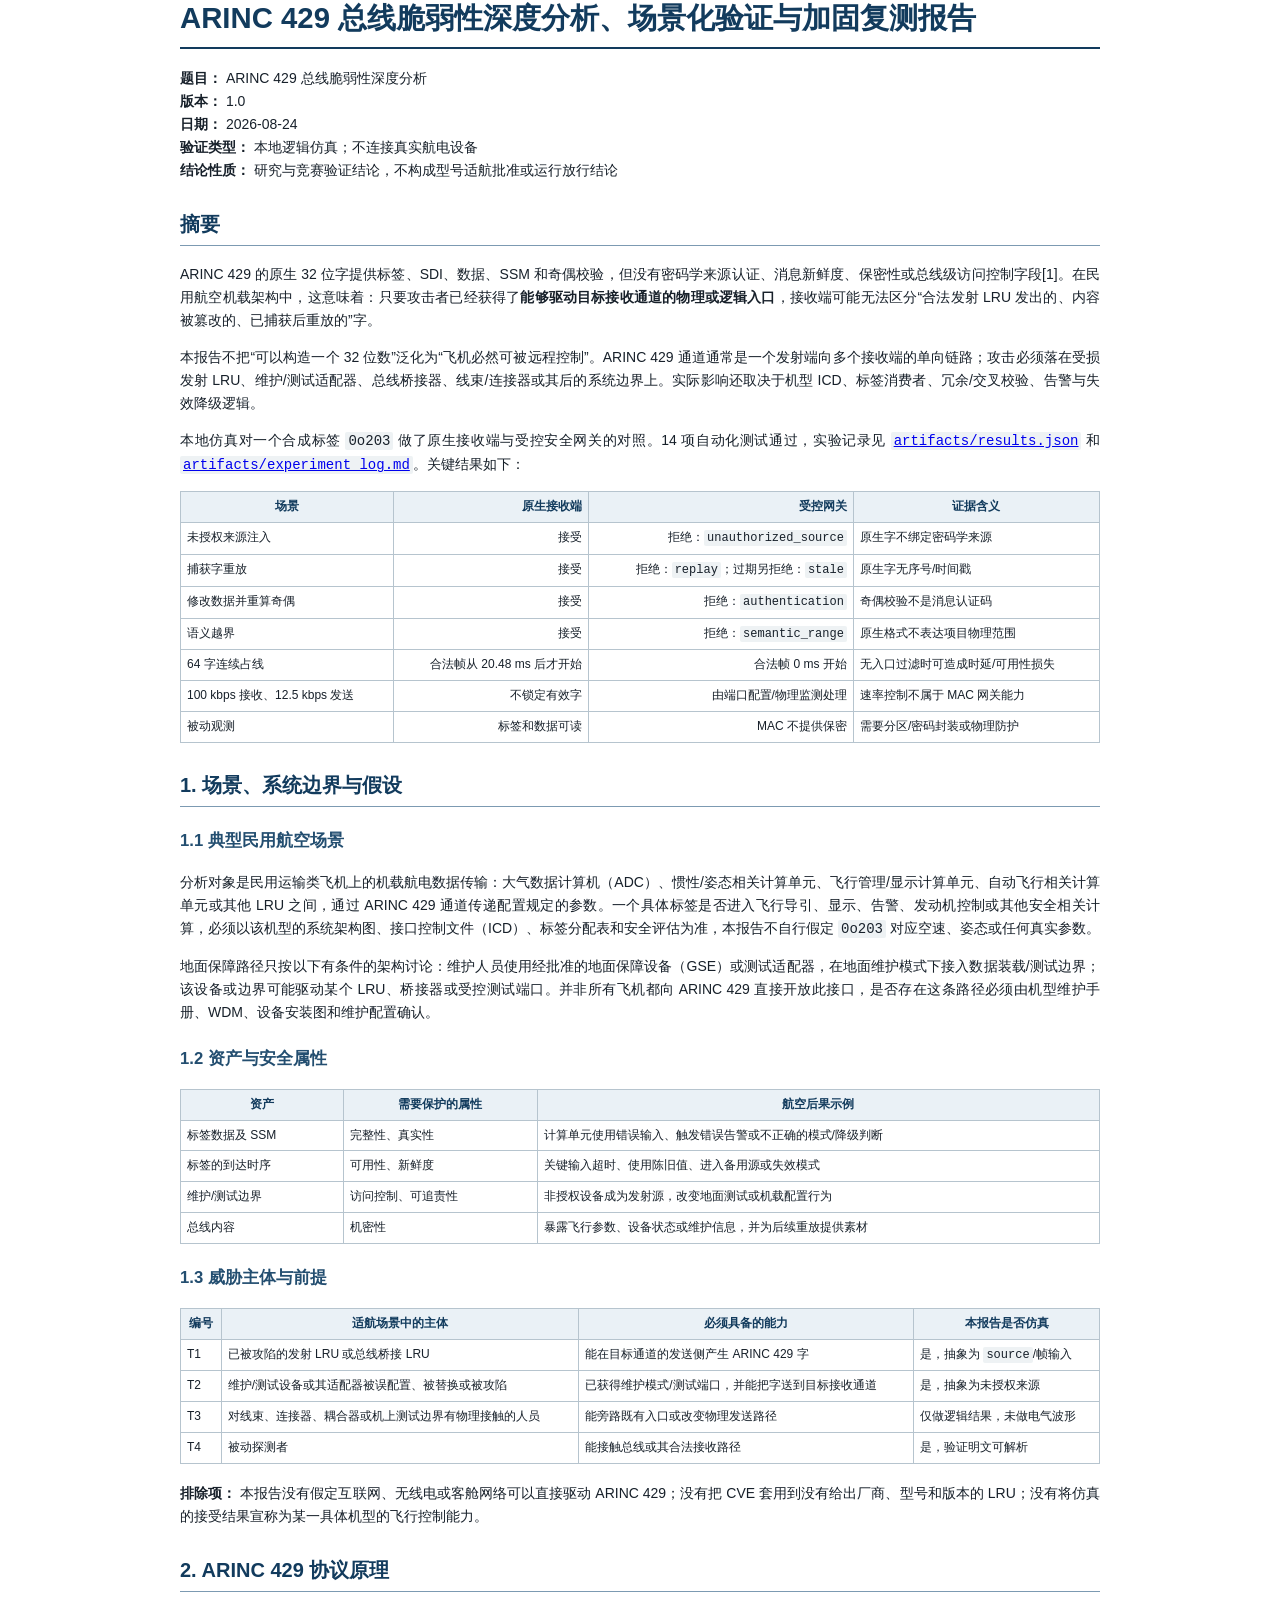
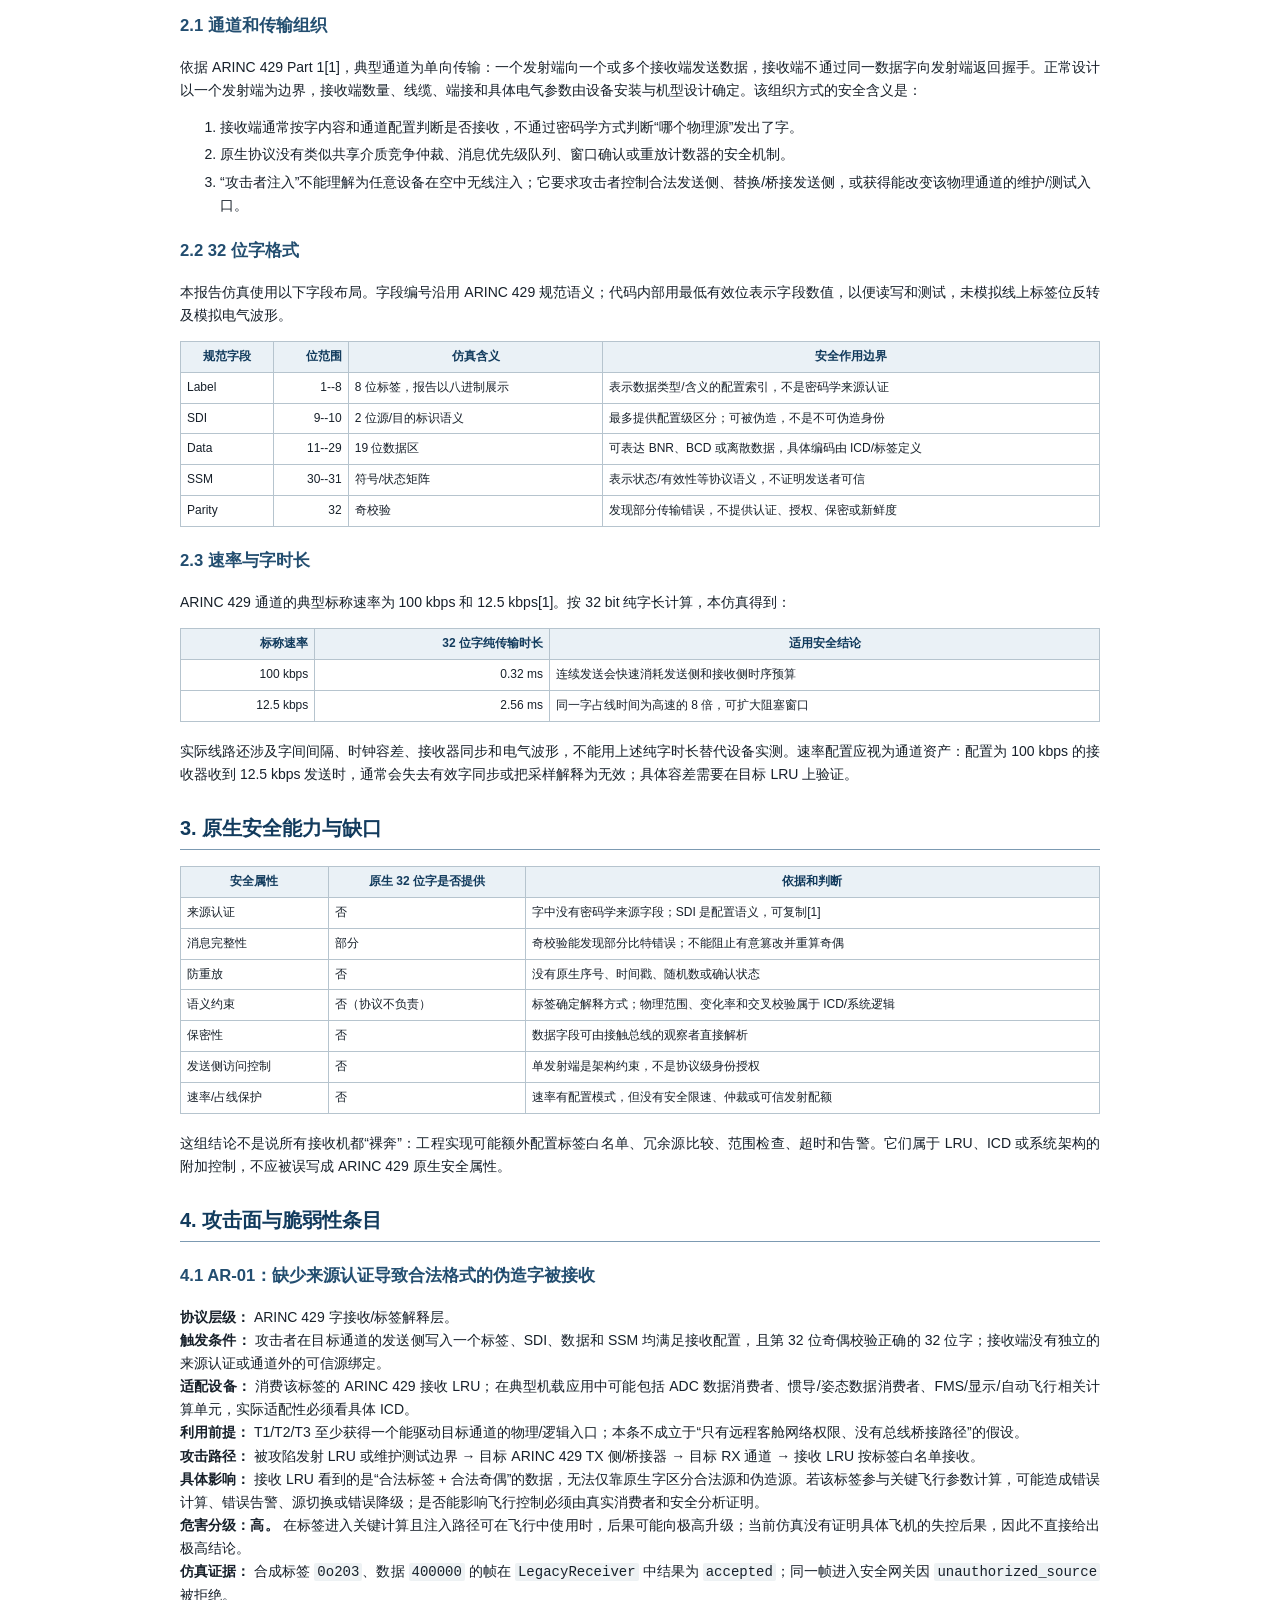
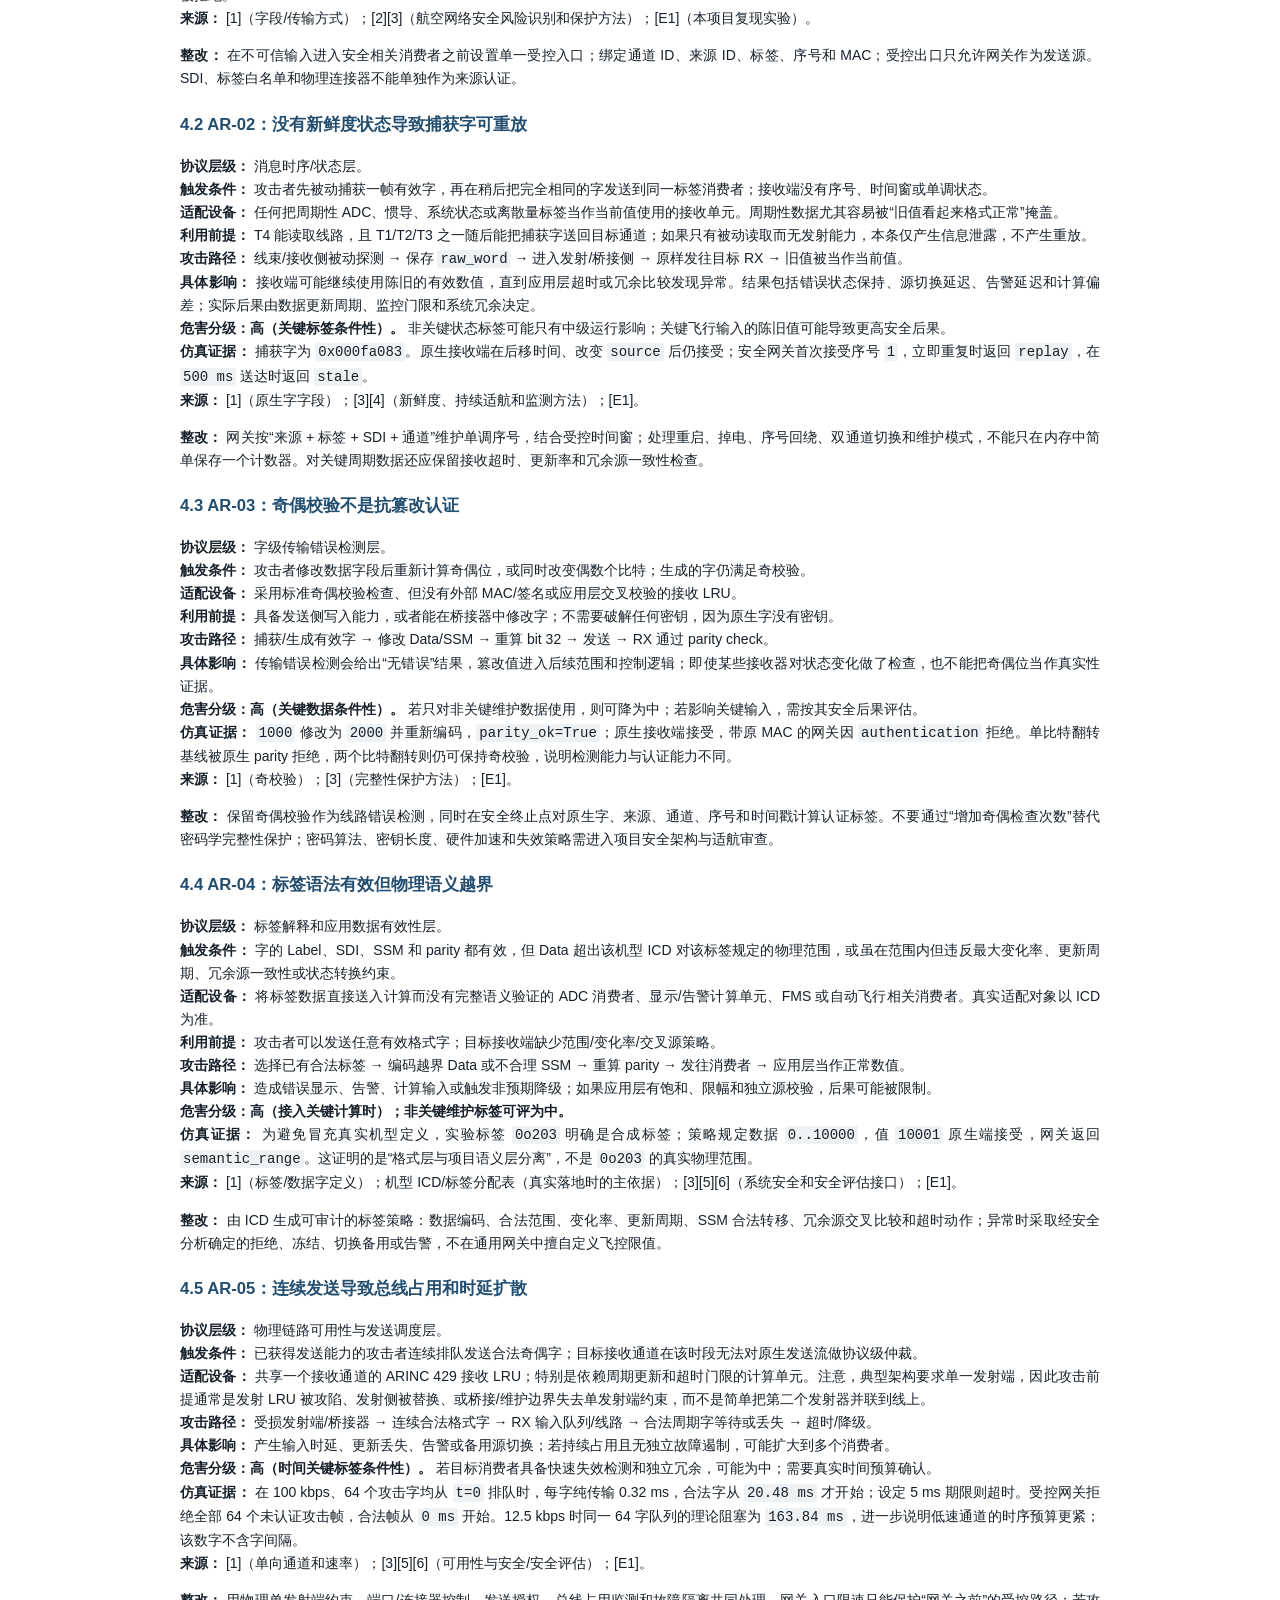
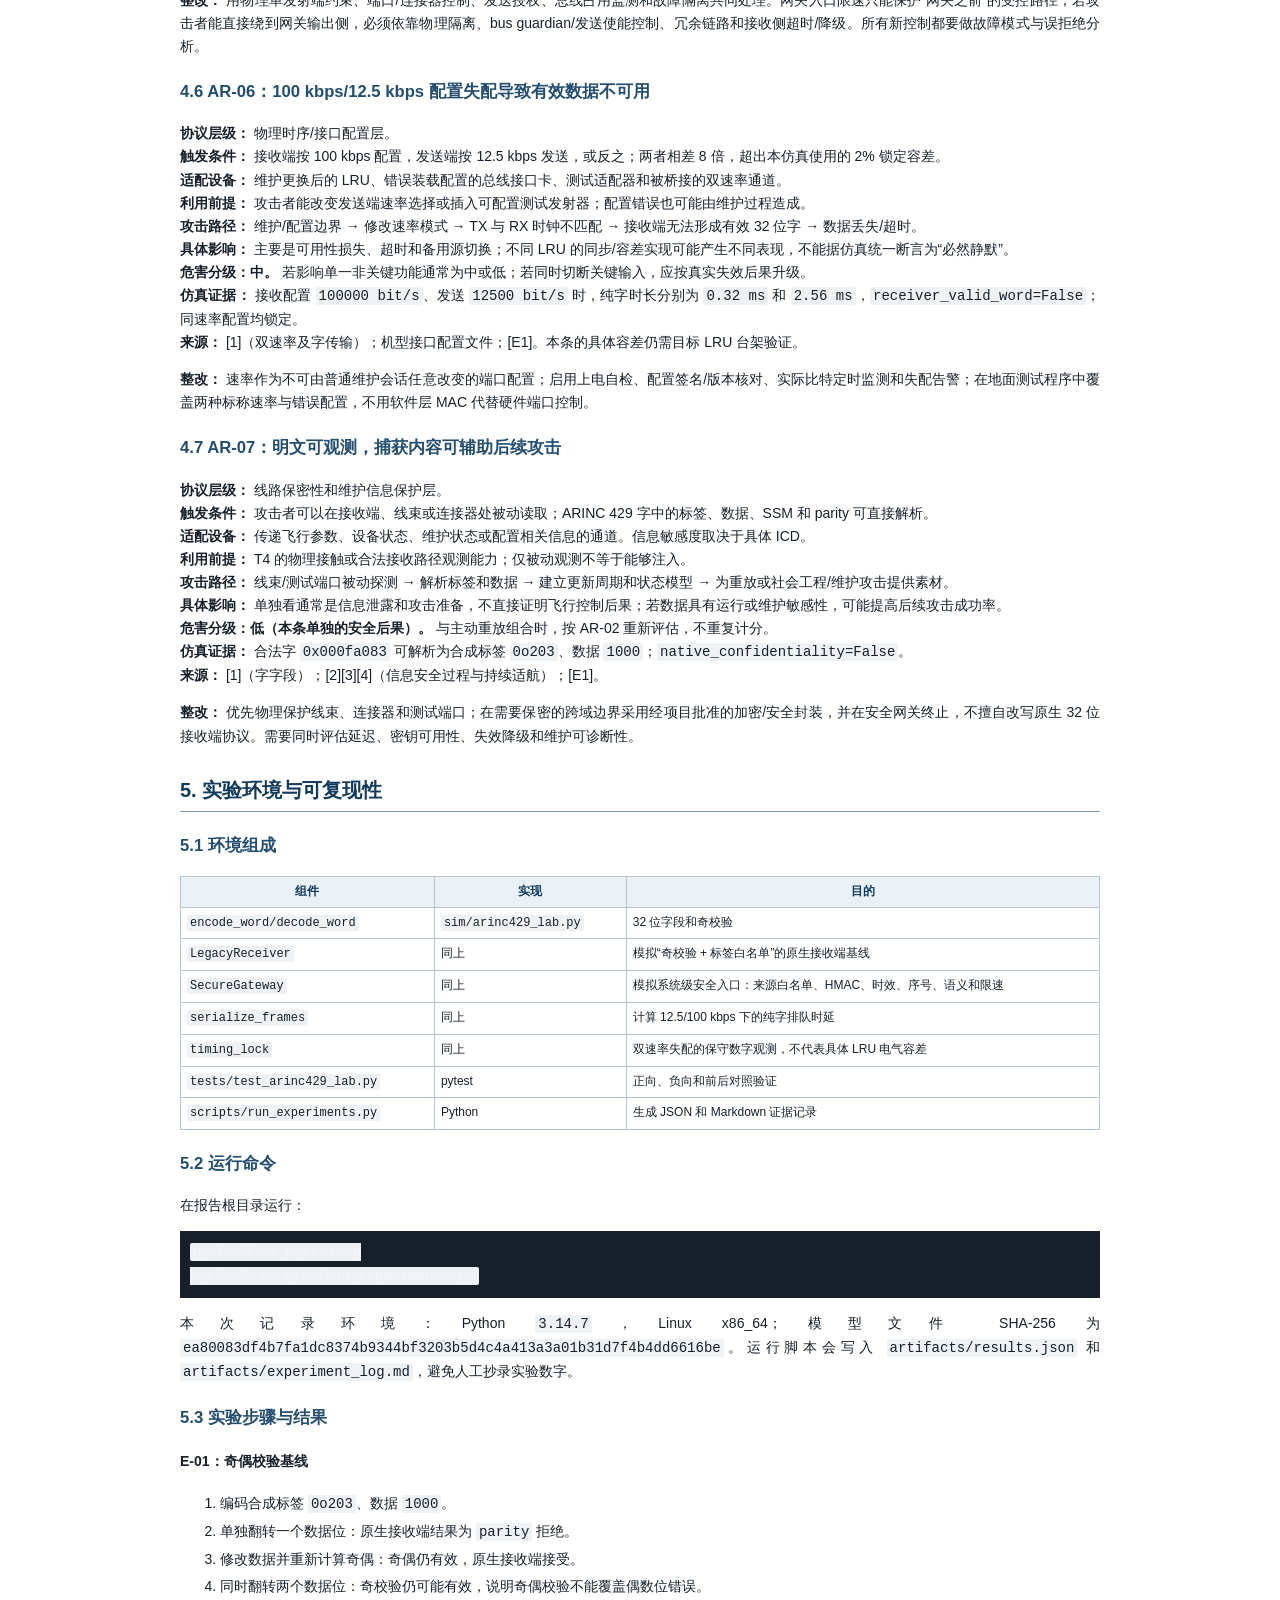
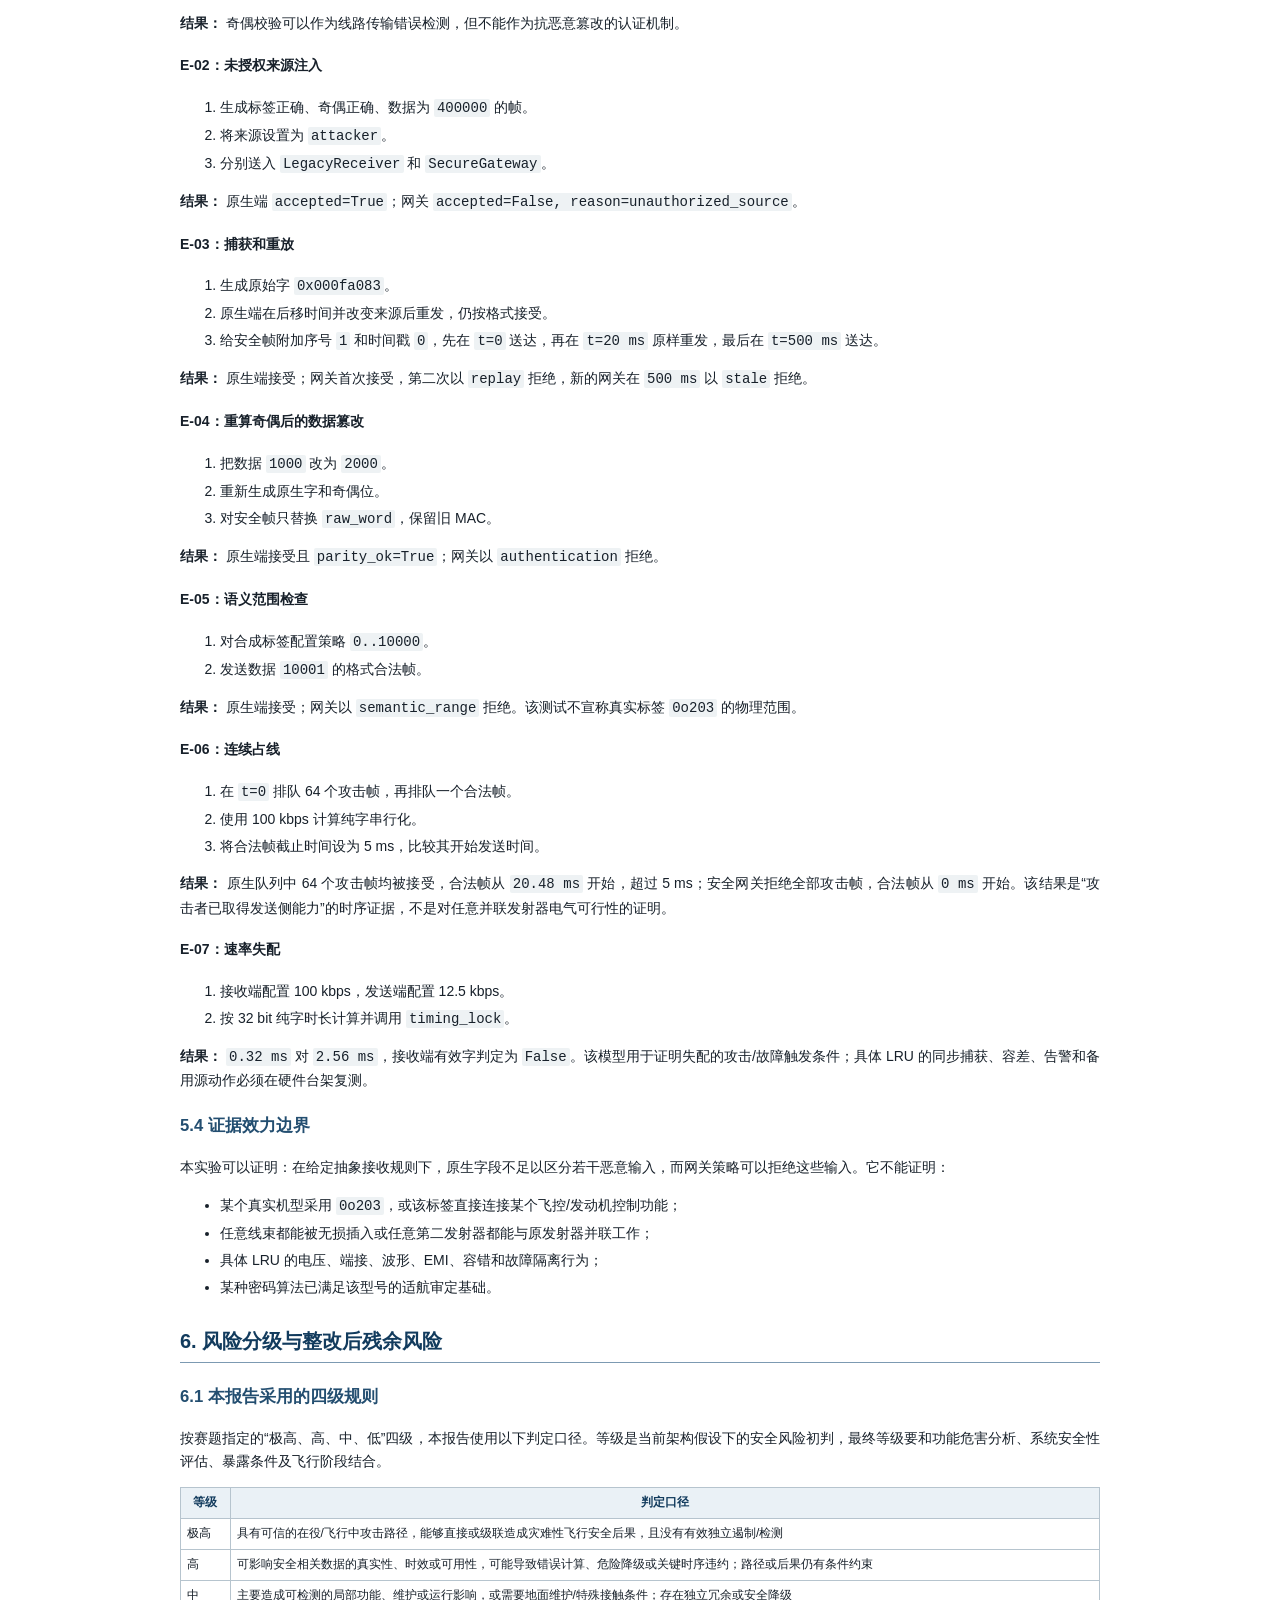
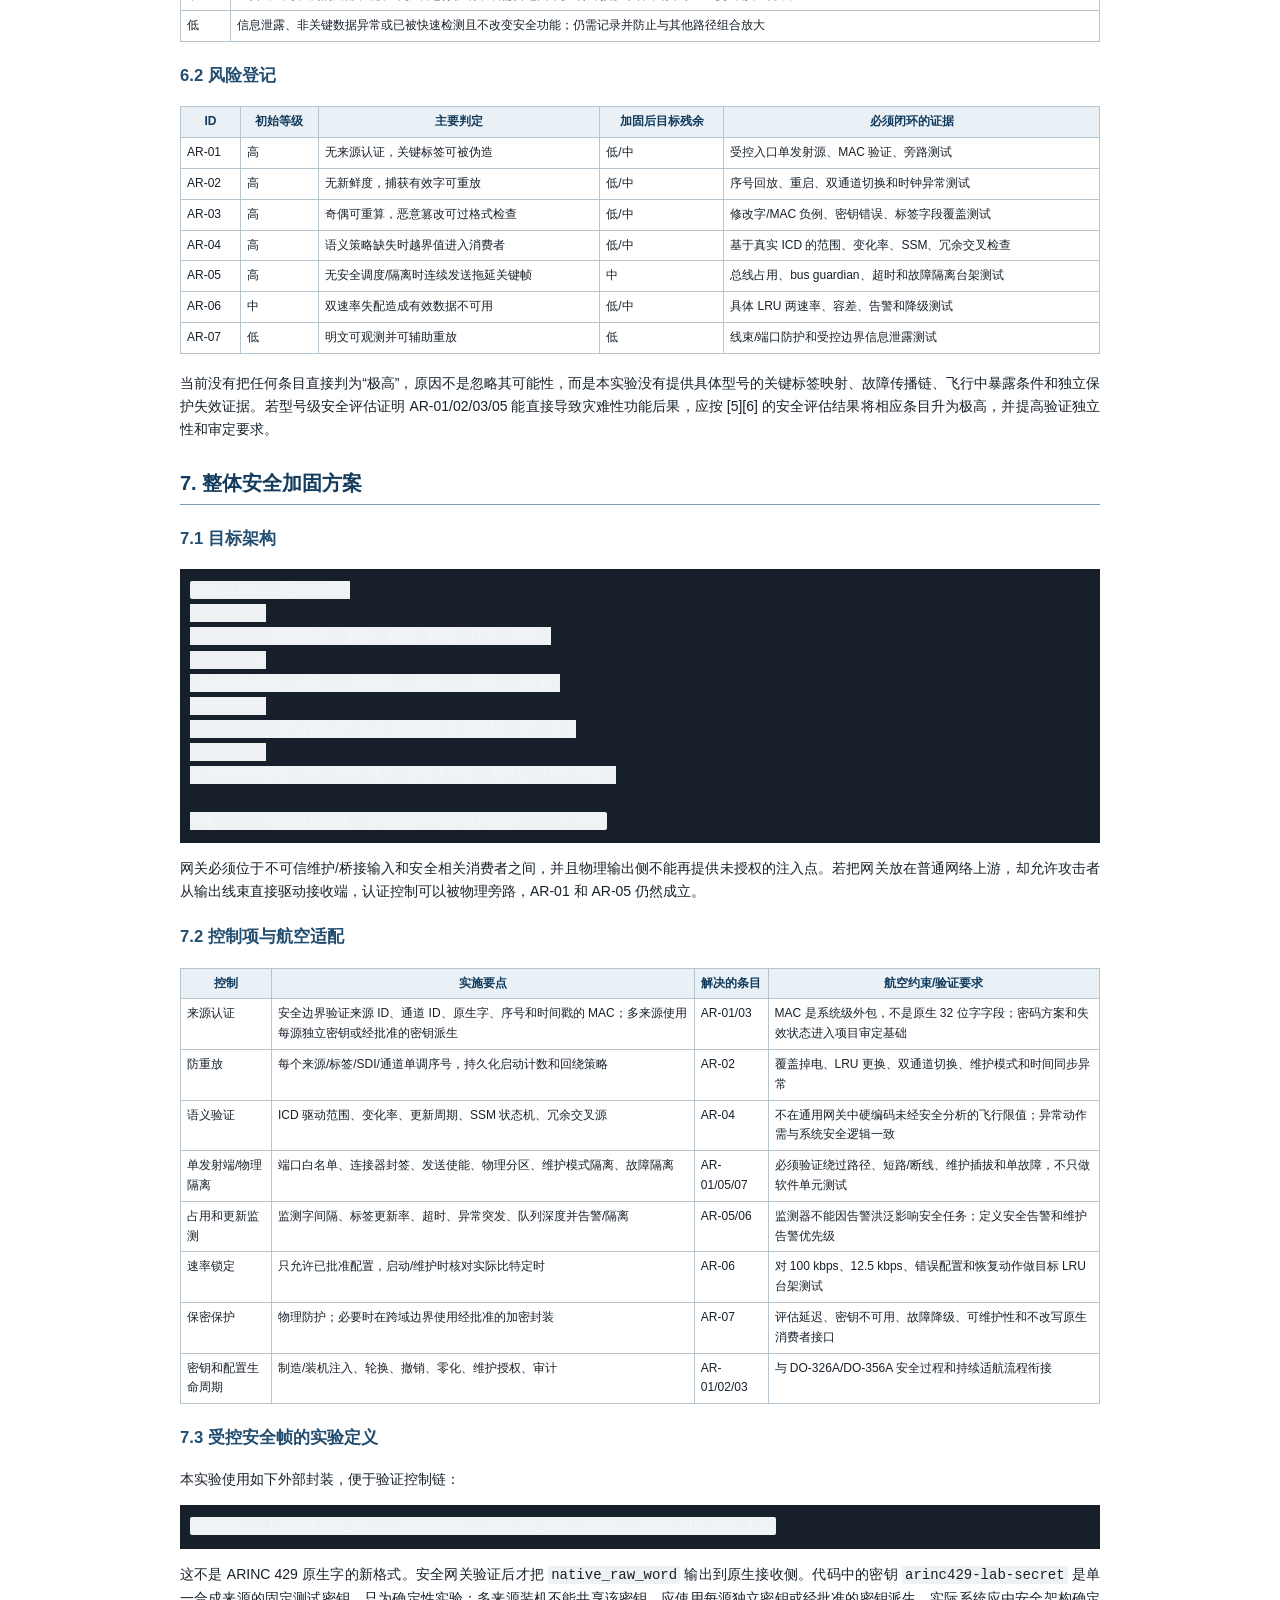
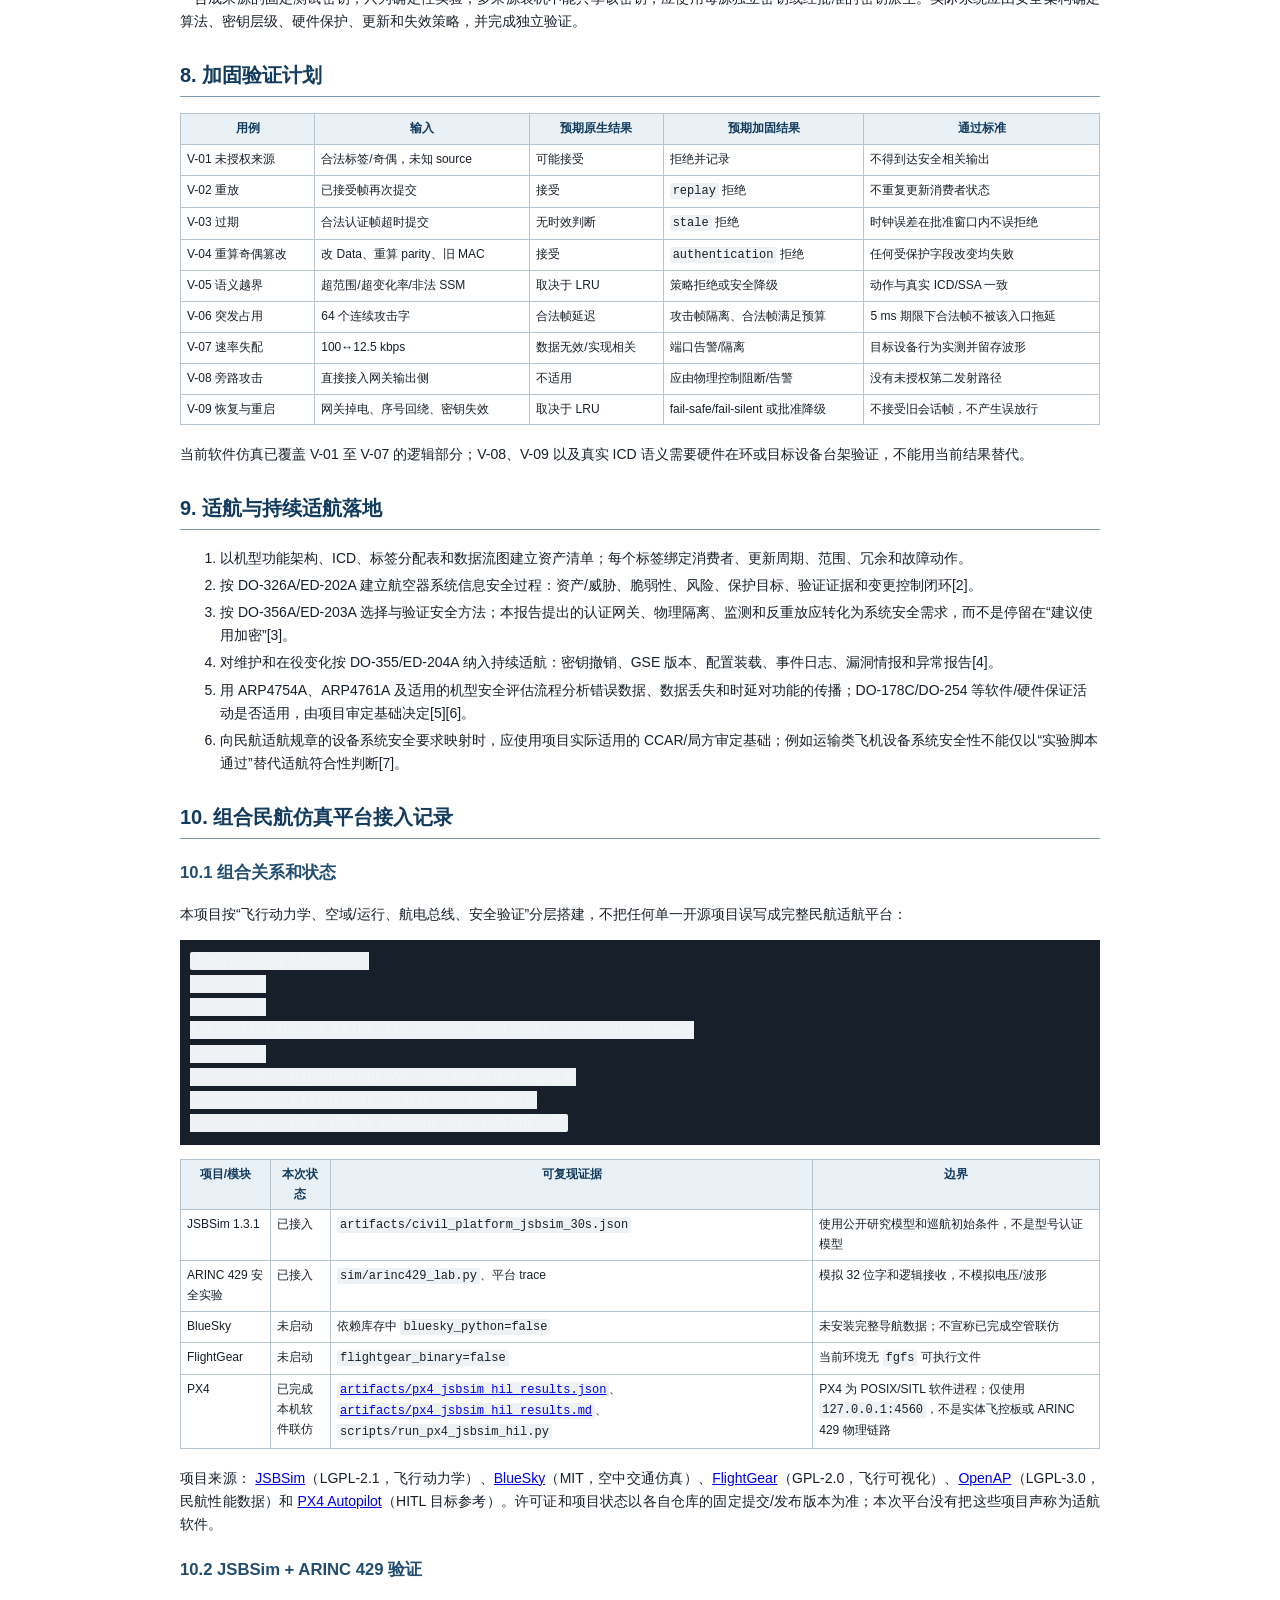
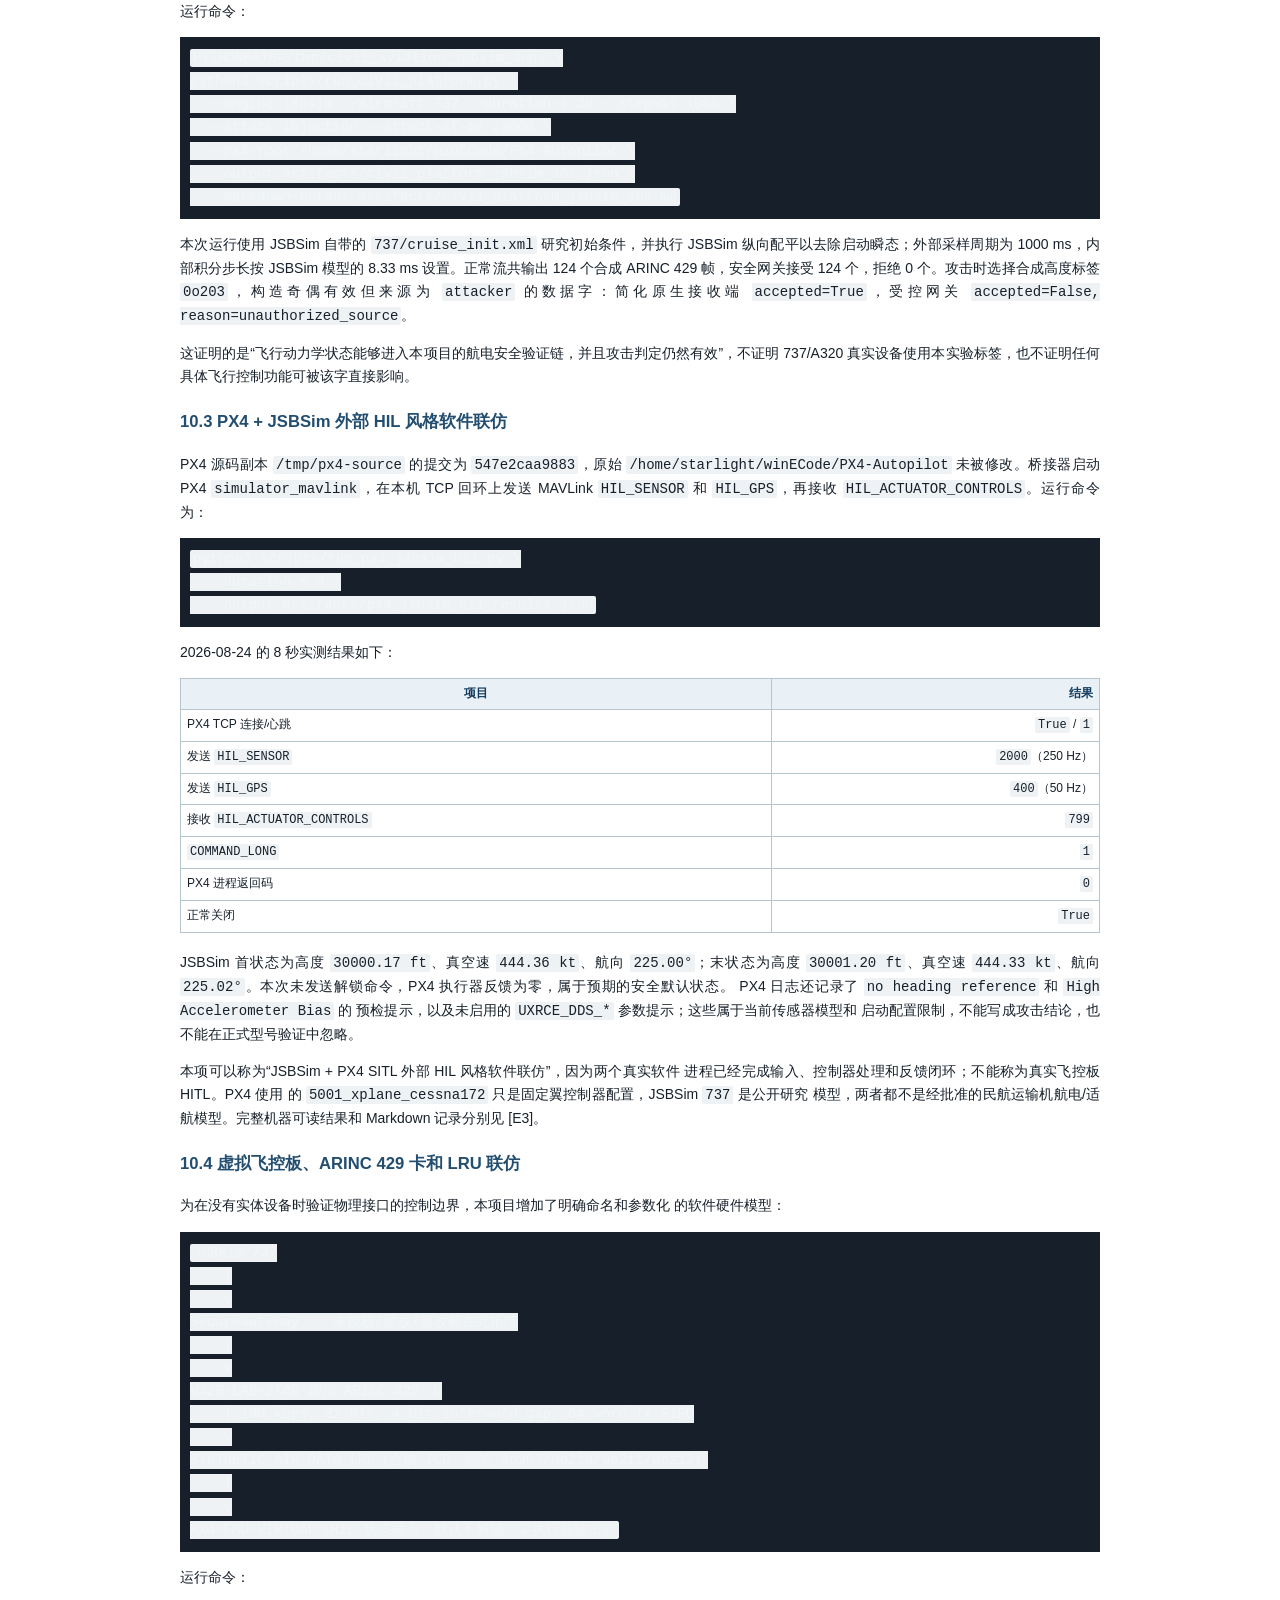
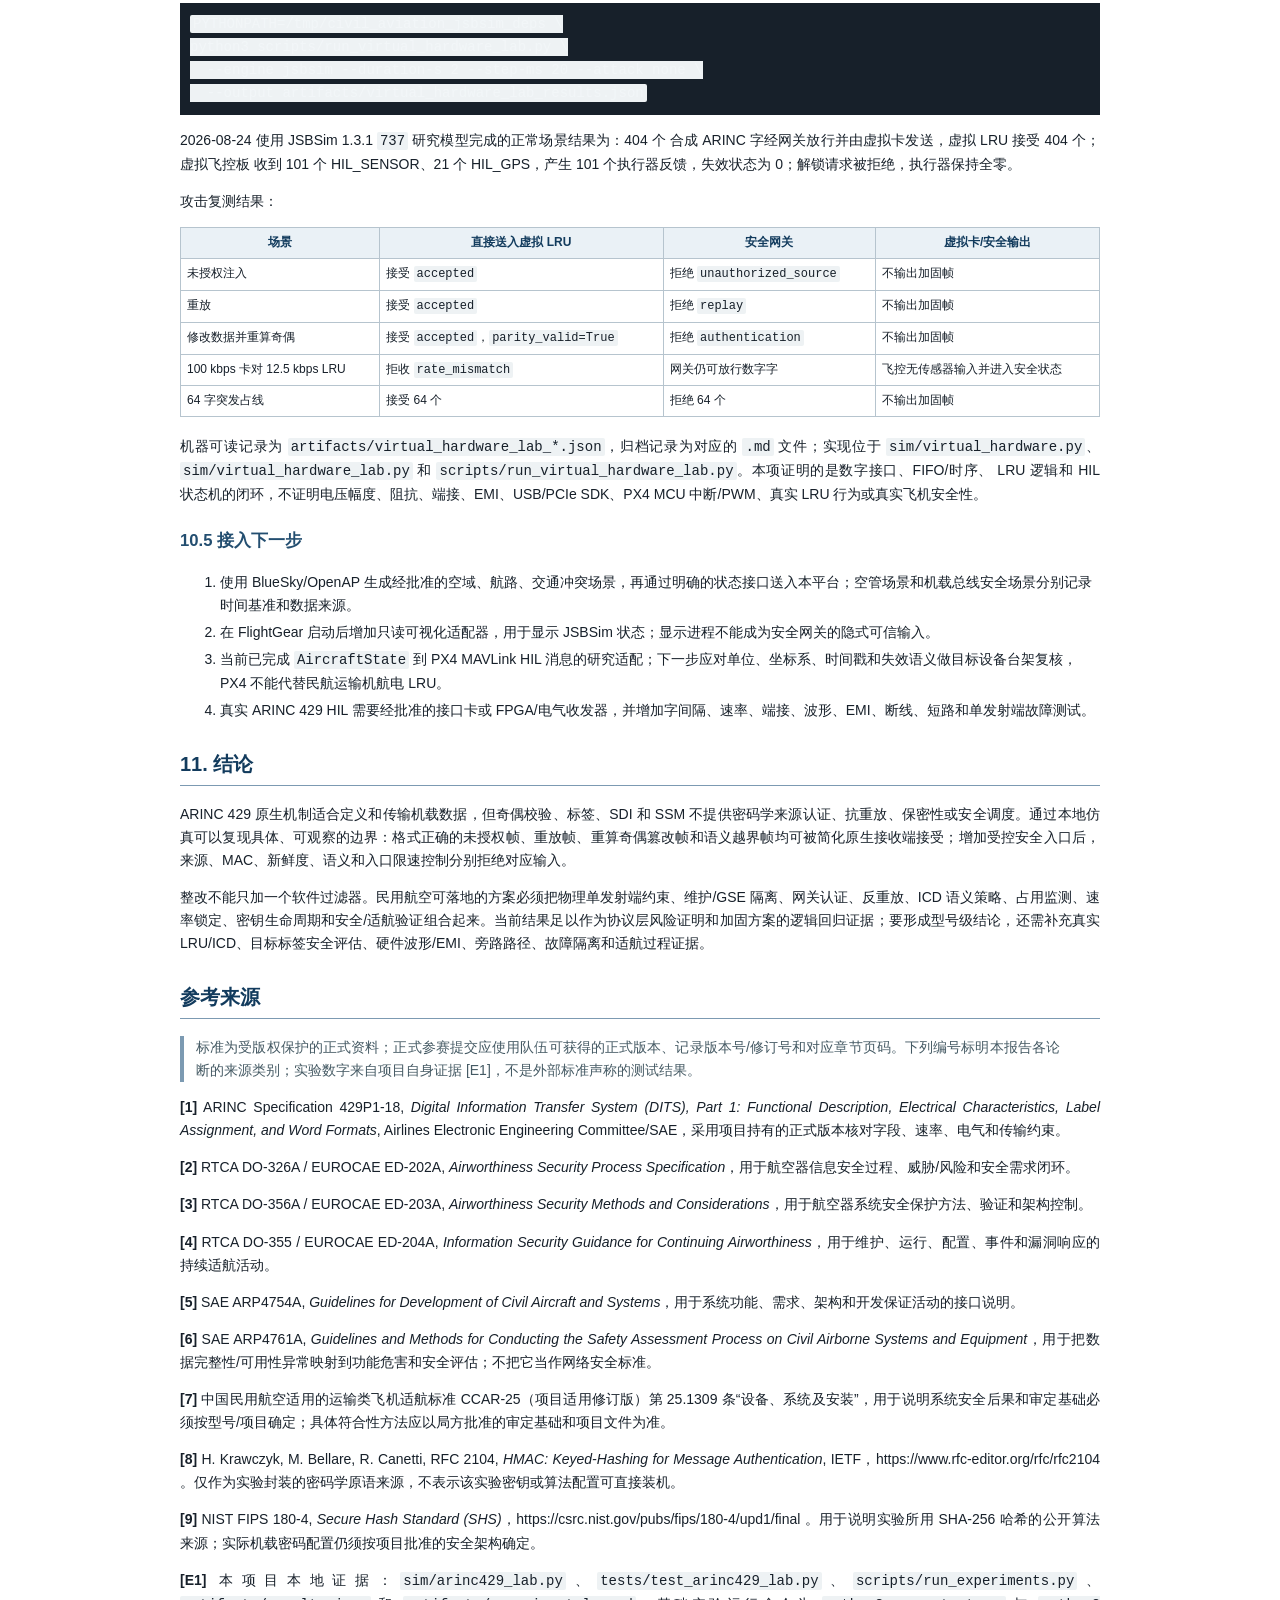
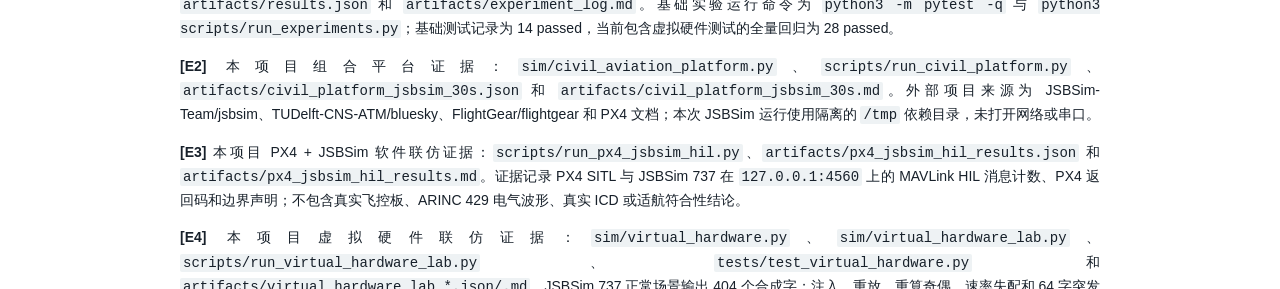
<file: artifacts/arinc429_security_report.html>
<!doctype html>
<html lang="zh-CN">
<head><meta charset="utf-8"><title>ARINC 429 总线脆弱性分析报告</title><style>
@page { size: A4; margin: 18mm 16mm 18mm 16mm; }
* { box-sizing: border-box; }
body { color: #17202a; font-family: "Noto Serif CJK SC", "Noto Sans CJK SC", "Microsoft YaHei", sans-serif; font-size: 10.5pt; line-height: 1.65; margin: 0 auto; max-width: 920px; }
h1 { border-bottom: 2px solid #123b5d; color: #123b5d; font-size: 22pt; line-height: 1.25; margin: 0 0 18px; padding-bottom: 10px; }
h2 { border-bottom: 1px solid #7c9ab2; color: #123b5d; font-size: 15pt; margin-top: 26px; padding-bottom: 4px; }
h3 { color: #234e70; font-size: 12.5pt; margin-top: 20px; }
p { text-align: justify; }
table { border-collapse: collapse; font-size: 9pt; margin: 12px 0 18px; width: 100%; }
th { background: #eaf1f6; color: #123b5d; font-weight: 700; }
th, td { border: 1px solid #b6c4ce; padding: 5px 6px; vertical-align: top; }
code { background: #eef2f4; border-radius: 2px; padding: 1px 3px; }
pre { background: #17202a; color: #f2f6f8; overflow-wrap: anywhere; padding: 10px; white-space: pre-wrap; }
blockquote { border-left: 4px solid #7c9ab2; color: #455a64; margin-left: 0; padding-left: 12px; }
li { margin-bottom: 4px; }
hr { border: 0; border-top: 1px solid #c8d1d8; }
@media print { a { color: inherit; text-decoration: none; } h2, h3 { break-after: avoid; } table { break-inside: avoid; } }
</style></head>
<body><h1 id="arinc-429">ARINC 429 总线脆弱性深度分析、场景化验证与加固复测报告</h1>
<p><strong>题目：</strong> ARINC 429 总线脆弱性深度分析<br>
<strong>版本：</strong> 1.0<br>
<strong>日期：</strong> 2026-08-24<br>
<strong>验证类型：</strong> 本地逻辑仿真；不连接真实航电设备<br>
<strong>结论性质：</strong> 研究与竞赛验证结论，不构成型号适航批准或运行放行结论</p>
<h2 id="_1">摘要</h2>
<p>ARINC 429 的原生 32 位字提供标签、SDI、数据、SSM 和奇偶校验，但没有密码学来源认证、消息新鲜度、保密性或总线级访问控制字段[1]。在民用航空机载架构中，这意味着：只要攻击者已经获得了<strong>能够驱动目标接收通道的物理或逻辑入口</strong>，接收端可能无法区分“合法发射 LRU 发出的、内容被篡改的、已捕获后重放的”字。</p>
<p>本报告不把“可以构造一个 32 位数”泛化为“飞机必然可被远程控制”。ARINC 429 通道通常是一个发射端向多个接收端的单向链路；攻击必须落在受损发射 LRU、维护/测试适配器、总线桥接器、线束/连接器或其后的系统边界上。实际影响还取决于机型 ICD、标签消费者、冗余/交叉校验、告警与失效降级逻辑。</p>
<p>本地仿真对一个合成标签 <code>0o203</code> 做了原生接收端与受控安全网关的对照。14 项自动化测试通过，实验记录见 <a href="../artifacts/results.json"><code>artifacts/results.json</code></a> 和 <a href="../artifacts/experiment_log.md"><code>artifacts/experiment_log.md</code></a>。关键结果如下：</p>
<table>
<thead>
<tr>
<th>场景</th>
<th style="text-align: right;">原生接收端</th>
<th style="text-align: right;">受控网关</th>
<th>证据含义</th>
</tr>
</thead>
<tbody>
<tr>
<td>未授权来源注入</td>
<td style="text-align: right;">接受</td>
<td style="text-align: right;">拒绝：<code>unauthorized_source</code></td>
<td>原生字不绑定密码学来源</td>
</tr>
<tr>
<td>捕获字重放</td>
<td style="text-align: right;">接受</td>
<td style="text-align: right;">拒绝：<code>replay</code>；过期另拒绝：<code>stale</code></td>
<td>原生字无序号/时间戳</td>
</tr>
<tr>
<td>修改数据并重算奇偶</td>
<td style="text-align: right;">接受</td>
<td style="text-align: right;">拒绝：<code>authentication</code></td>
<td>奇偶校验不是消息认证码</td>
</tr>
<tr>
<td>语义越界</td>
<td style="text-align: right;">接受</td>
<td style="text-align: right;">拒绝：<code>semantic_range</code></td>
<td>原生格式不表达项目物理范围</td>
</tr>
<tr>
<td>64 字连续占线</td>
<td style="text-align: right;">合法帧从 20.48 ms 后才开始</td>
<td style="text-align: right;">合法帧 0 ms 开始</td>
<td>无入口过滤时可造成时延/可用性损失</td>
</tr>
<tr>
<td>100 kbps 接收、12.5 kbps 发送</td>
<td style="text-align: right;">不锁定有效字</td>
<td style="text-align: right;">由端口配置/物理监测处理</td>
<td>速率控制不属于 MAC 网关能力</td>
</tr>
<tr>
<td>被动观测</td>
<td style="text-align: right;">标签和数据可读</td>
<td style="text-align: right;">MAC 不提供保密</td>
<td>需要分区/密码封装或物理防护</td>
</tr>
</tbody>
</table>
<h2 id="1">1. 场景、系统边界与假设</h2>
<h3 id="11">1.1 典型民用航空场景</h3>
<p>分析对象是民用运输类飞机上的机载航电数据传输：大气数据计算机（ADC）、惯性/姿态相关计算单元、飞行管理/显示计算单元、自动飞行相关计算单元或其他 LRU 之间，通过 ARINC 429 通道传递配置规定的参数。一个具体标签是否进入飞行导引、显示、告警、发动机控制或其他安全相关计算，必须以该机型的系统架构图、接口控制文件（ICD）、标签分配表和安全评估为准，本报告不自行假定 <code>0o203</code> 对应空速、姿态或任何真实参数。</p>
<p>地面保障路径只按以下有条件的架构讨论：维护人员使用经批准的地面保障设备（GSE）或测试适配器，在地面维护模式下接入数据装载/测试边界；该设备或边界可能驱动某个 LRU、桥接器或受控测试端口。并非所有飞机都向 ARINC 429 直接开放此接口，是否存在这条路径必须由机型维护手册、WDM、设备安装图和维护配置确认。</p>
<h3 id="12">1.2 资产与安全属性</h3>
<table>
<thead>
<tr>
<th>资产</th>
<th>需要保护的属性</th>
<th>航空后果示例</th>
</tr>
</thead>
<tbody>
<tr>
<td>标签数据及 SSM</td>
<td>完整性、真实性</td>
<td>计算单元使用错误输入、触发错误告警或不正确的模式/降级判断</td>
</tr>
<tr>
<td>标签的到达时序</td>
<td>可用性、新鲜度</td>
<td>关键输入超时、使用陈旧值、进入备用源或失效模式</td>
</tr>
<tr>
<td>维护/测试边界</td>
<td>访问控制、可追责性</td>
<td>非授权设备成为发射源，改变地面测试或机载配置行为</td>
</tr>
<tr>
<td>总线内容</td>
<td>机密性</td>
<td>暴露飞行参数、设备状态或维护信息，并为后续重放提供素材</td>
</tr>
</tbody>
</table>
<h3 id="13">1.3 威胁主体与前提</h3>
<table>
<thead>
<tr>
<th>编号</th>
<th>适航场景中的主体</th>
<th>必须具备的能力</th>
<th>本报告是否仿真</th>
</tr>
</thead>
<tbody>
<tr>
<td>T1</td>
<td>已被攻陷的发射 LRU 或总线桥接 LRU</td>
<td>能在目标通道的发送侧产生 ARINC 429 字</td>
<td>是，抽象为 <code>source</code>/帧输入</td>
</tr>
<tr>
<td>T2</td>
<td>维护/测试设备或其适配器被误配置、被替换或被攻陷</td>
<td>已获得维护模式/测试端口，并能把字送到目标接收通道</td>
<td>是，抽象为未授权来源</td>
</tr>
<tr>
<td>T3</td>
<td>对线束、连接器、耦合器或机上测试边界有物理接触的人员</td>
<td>能旁路既有入口或改变物理发送路径</td>
<td>仅做逻辑结果，未做电气波形</td>
</tr>
<tr>
<td>T4</td>
<td>被动探测者</td>
<td>能接触总线或其合法接收路径</td>
<td>是，验证明文可解析</td>
</tr>
</tbody>
</table>
<p><strong>排除项：</strong> 本报告没有假定互联网、无线电或客舱网络可以直接驱动 ARINC 429；没有把 CVE 套用到没有给出厂商、型号和版本的 LRU；没有将仿真的接受结果宣称为某一具体机型的飞行控制能力。</p>
<h2 id="2-arinc-429">2. ARINC 429 协议原理</h2>
<h3 id="21">2.1 通道和传输组织</h3>
<p>依据 ARINC 429 Part 1[1]，典型通道为单向传输：一个发射端向一个或多个接收端发送数据，接收端不通过同一数据字向发射端返回握手。正常设计以一个发射端为边界，接收端数量、线缆、端接和具体电气参数由设备安装与机型设计确定。该组织方式的安全含义是：</p>
<ol>
<li>接收端通常按字内容和通道配置判断是否接收，不通过密码学方式判断“哪个物理源”发出了字。</li>
<li>原生协议没有类似共享介质竞争仲裁、消息优先级队列、窗口确认或重放计数器的安全机制。</li>
<li>“攻击者注入”不能理解为任意设备在空中无线注入；它要求攻击者控制合法发送侧、替换/桥接发送侧，或获得能改变该物理通道的维护/测试入口。</li>
</ol>
<h3 id="22-32">2.2 32 位字格式</h3>
<p>本报告仿真使用以下字段布局。字段编号沿用 ARINC 429 规范语义；代码内部用最低有效位表示字段数值，以便读写和测试，未模拟线上标签位反转及模拟电气波形。</p>
<table>
<thead>
<tr>
<th>规范字段</th>
<th style="text-align: right;">位范围</th>
<th>仿真含义</th>
<th>安全作用边界</th>
</tr>
</thead>
<tbody>
<tr>
<td>Label</td>
<td style="text-align: right;">1--8</td>
<td>8 位标签，报告以八进制展示</td>
<td>表示数据类型/含义的配置索引，不是密码学来源认证</td>
</tr>
<tr>
<td>SDI</td>
<td style="text-align: right;">9--10</td>
<td>2 位源/目的标识语义</td>
<td>最多提供配置级区分；可被伪造，不是不可伪造身份</td>
</tr>
<tr>
<td>Data</td>
<td style="text-align: right;">11--29</td>
<td>19 位数据区</td>
<td>可表达 BNR、BCD 或离散数据，具体编码由 ICD/标签定义</td>
</tr>
<tr>
<td>SSM</td>
<td style="text-align: right;">30--31</td>
<td>符号/状态矩阵</td>
<td>表示状态/有效性等协议语义，不证明发送者可信</td>
</tr>
<tr>
<td>Parity</td>
<td style="text-align: right;">32</td>
<td>奇校验</td>
<td>发现部分传输错误，不提供认证、授权、保密或新鲜度</td>
</tr>
</tbody>
</table>
<h3 id="23">2.3 速率与字时长</h3>
<p>ARINC 429 通道的典型标称速率为 100 kbps 和 12.5 kbps[1]。按 32 bit 纯字长计算，本仿真得到：</p>
<table>
<thead>
<tr>
<th style="text-align: right;">标称速率</th>
<th style="text-align: right;">32 位字纯传输时长</th>
<th>适用安全结论</th>
</tr>
</thead>
<tbody>
<tr>
<td style="text-align: right;">100 kbps</td>
<td style="text-align: right;">0.32 ms</td>
<td>连续发送会快速消耗发送侧和接收侧时序预算</td>
</tr>
<tr>
<td style="text-align: right;">12.5 kbps</td>
<td style="text-align: right;">2.56 ms</td>
<td>同一字占线时间为高速的 8 倍，可扩大阻塞窗口</td>
</tr>
</tbody>
</table>
<p>实际线路还涉及字间间隔、时钟容差、接收器同步和电气波形，不能用上述纯字时长替代设备实测。速率配置应视为通道资产：配置为 100 kbps 的接收器收到 12.5 kbps 发送时，通常会失去有效字同步或把采样解释为无效；具体容差需要在目标 LRU 上验证。</p>
<h2 id="3">3. 原生安全能力与缺口</h2>
<table>
<thead>
<tr>
<th>安全属性</th>
<th>原生 32 位字是否提供</th>
<th>依据和判断</th>
</tr>
</thead>
<tbody>
<tr>
<td>来源认证</td>
<td>否</td>
<td>字中没有密码学来源字段；SDI 是配置语义，可复制[1]</td>
</tr>
<tr>
<td>消息完整性</td>
<td>部分</td>
<td>奇校验能发现部分比特错误；不能阻止有意篡改并重算奇偶</td>
</tr>
<tr>
<td>防重放</td>
<td>否</td>
<td>没有原生序号、时间戳、随机数或确认状态</td>
</tr>
<tr>
<td>语义约束</td>
<td>否（协议不负责）</td>
<td>标签确定解释方式；物理范围、变化率和交叉校验属于 ICD/系统逻辑</td>
</tr>
<tr>
<td>保密性</td>
<td>否</td>
<td>数据字段可由接触总线的观察者直接解析</td>
</tr>
<tr>
<td>发送侧访问控制</td>
<td>否</td>
<td>单发射端是架构约束，不是协议级身份授权</td>
</tr>
<tr>
<td>速率/占线保护</td>
<td>否</td>
<td>速率有配置模式，但没有安全限速、仲裁或可信发射配额</td>
</tr>
</tbody>
</table>
<p>这组结论不是说所有接收机都“裸奔”：工程实现可能额外配置标签白名单、冗余源比较、范围检查、超时和告警。它们属于 LRU、ICD 或系统架构的附加控制，不应被误写成 ARINC 429 原生安全属性。</p>
<h2 id="4">4. 攻击面与脆弱性条目</h2>
<h3 id="41-ar-01">4.1 AR-01：缺少来源认证导致合法格式的伪造字被接收</h3>
<p><strong>协议层级：</strong> ARINC 429 字接收/标签解释层。<br>
<strong>触发条件：</strong> 攻击者在目标通道的发送侧写入一个标签、SDI、数据和 SSM 均满足接收配置，且第 32 位奇偶校验正确的 32 位字；接收端没有独立的来源认证或通道外的可信源绑定。<br>
<strong>适配设备：</strong> 消费该标签的 ARINC 429 接收 LRU；在典型机载应用中可能包括 ADC 数据消费者、惯导/姿态数据消费者、FMS/显示/自动飞行相关计算单元，实际适配性必须看具体 ICD。<br>
<strong>利用前提：</strong> T1/T2/T3 至少获得一个能驱动目标通道的物理/逻辑入口；本条不成立于“只有远程客舱网络权限、没有总线桥接路径”的假设。<br>
<strong>攻击路径：</strong> 被攻陷发射 LRU 或维护测试边界 → 目标 ARINC 429 TX 侧/桥接器 → 目标 RX 通道 → 接收 LRU 按标签白名单接收。<br>
<strong>具体影响：</strong> 接收 LRU 看到的是“合法标签 + 合法奇偶”的数据，无法仅靠原生字区分合法源和伪造源。若该标签参与关键飞行参数计算，可能造成错误计算、错误告警、源切换或错误降级；是否能影响飞行控制必须由真实消费者和安全分析证明。<br>
<strong>危害分级：高。</strong> 在标签进入关键计算且注入路径可在飞行中使用时，后果可能向极高升级；当前仿真没有证明具体飞机的失控后果，因此不直接给出极高结论。<br>
<strong>仿真证据：</strong> 合成标签 <code>0o203</code>、数据 <code>400000</code> 的帧在 <code>LegacyReceiver</code> 中结果为 <code>accepted</code>；同一帧进入安全网关因 <code>unauthorized_source</code> 被拒绝。<br>
<strong>来源：</strong> [1]（字段/传输方式）；[2][3]（航空网络安全风险识别和保护方法）；[E1]（本项目复现实验）。</p>
<p><strong>整改：</strong> 在不可信输入进入安全相关消费者之前设置单一受控入口；绑定通道 ID、来源 ID、标签、序号和 MAC；受控出口只允许网关作为发送源。SDI、标签白名单和物理连接器不能单独作为来源认证。</p>
<h3 id="42-ar-02">4.2 AR-02：没有新鲜度状态导致捕获字可重放</h3>
<p><strong>协议层级：</strong> 消息时序/状态层。<br>
<strong>触发条件：</strong> 攻击者先被动捕获一帧有效字，再在稍后把完全相同的字发送到同一标签消费者；接收端没有序号、时间窗或单调状态。<br>
<strong>适配设备：</strong> 任何把周期性 ADC、惯导、系统状态或离散量标签当作当前值使用的接收单元。周期性数据尤其容易被“旧值看起来格式正常”掩盖。<br>
<strong>利用前提：</strong> T4 能读取线路，且 T1/T2/T3 之一随后能把捕获字送回目标通道；如果只有被动读取而无发射能力，本条仅产生信息泄露，不产生重放。<br>
<strong>攻击路径：</strong> 线束/接收侧被动探测 → 保存 <code>raw_word</code> → 进入发射/桥接侧 → 原样发往目标 RX → 旧值被当作当前值。<br>
<strong>具体影响：</strong> 接收端可能继续使用陈旧的有效数值，直到应用层超时或冗余比较发现异常。结果包括错误状态保持、源切换延迟、告警延迟和计算偏差；实际后果由数据更新周期、监控门限和系统冗余决定。<br>
<strong>危害分级：高（关键标签条件性）。</strong> 非关键状态标签可能只有中级运行影响；关键飞行输入的陈旧值可能导致更高安全后果。<br>
<strong>仿真证据：</strong> 捕获字为 <code>0x000fa083</code>。原生接收端在后移时间、改变 <code>source</code> 后仍接受；安全网关首次接受序号 <code>1</code>，立即重复时返回 <code>replay</code>，在 <code>500 ms</code> 送达时返回 <code>stale</code>。<br>
<strong>来源：</strong> [1]（原生字字段）；[3][4]（新鲜度、持续适航和监测方法）；[E1]。</p>
<p><strong>整改：</strong> 网关按“来源 + 标签 + SDI + 通道”维护单调序号，结合受控时间窗；处理重启、掉电、序号回绕、双通道切换和维护模式，不能只在内存中简单保存一个计数器。对关键周期数据还应保留接收超时、更新率和冗余源一致性检查。</p>
<h3 id="43-ar-03">4.3 AR-03：奇偶校验不是抗篡改认证</h3>
<p><strong>协议层级：</strong> 字级传输错误检测层。<br>
<strong>触发条件：</strong> 攻击者修改数据字段后重新计算奇偶位，或同时改变偶数个比特；生成的字仍满足奇校验。<br>
<strong>适配设备：</strong> 采用标准奇偶校验检查、但没有外部 MAC/签名或应用层交叉校验的接收 LRU。<br>
<strong>利用前提：</strong> 具备发送侧写入能力，或者能在桥接器中修改字；不需要破解任何密钥，因为原生字没有密钥。<br>
<strong>攻击路径：</strong> 捕获/生成有效字 → 修改 Data/SSM → 重算 bit 32 → 发送 → RX 通过 parity check。<br>
<strong>具体影响：</strong> 传输错误检测会给出“无错误”结果，篡改值进入后续范围和控制逻辑；即使某些接收器对状态变化做了检查，也不能把奇偶位当作真实性证据。<br>
<strong>危害分级：高（关键数据条件性）。</strong> 若只对非关键维护数据使用，则可降为中；若影响关键输入，需按其安全后果评估。<br>
<strong>仿真证据：</strong> <code>1000</code> 修改为 <code>2000</code> 并重新编码，<code>parity_ok=True</code>；原生接收端接受，带原 MAC 的网关因 <code>authentication</code> 拒绝。单比特翻转基线被原生 parity 拒绝，两个比特翻转则仍可保持奇校验，说明检测能力与认证能力不同。<br>
<strong>来源：</strong> [1]（奇校验）；[3]（完整性保护方法）；[E1]。</p>
<p><strong>整改：</strong> 保留奇偶校验作为线路错误检测，同时在安全终止点对原生字、来源、通道、序号和时间戳计算认证标签。不要通过“增加奇偶检查次数”替代密码学完整性保护；密码算法、密钥长度、硬件加速和失效策略需进入项目安全架构与适航审查。</p>
<h3 id="44-ar-04">4.4 AR-04：标签语法有效但物理语义越界</h3>
<p><strong>协议层级：</strong> 标签解释和应用数据有效性层。<br>
<strong>触发条件：</strong> 字的 Label、SDI、SSM 和 parity 都有效，但 Data 超出该机型 ICD 对该标签规定的物理范围，或虽在范围内但违反最大变化率、更新周期、冗余源一致性或状态转换约束。<br>
<strong>适配设备：</strong> 将标签数据直接送入计算而没有完整语义验证的 ADC 消费者、显示/告警计算单元、FMS 或自动飞行相关消费者。真实适配对象以 ICD 为准。<br>
<strong>利用前提：</strong> 攻击者可以发送任意有效格式字；目标接收端缺少范围/变化率/交叉源策略。<br>
<strong>攻击路径：</strong> 选择已有合法标签 → 编码越界 Data 或不合理 SSM → 重算 parity → 发往消费者 → 应用层当作正常数值。<br>
<strong>具体影响：</strong> 造成错误显示、告警、计算输入或触发非预期降级；如果应用层有饱和、限幅和独立源校验，后果可能被限制。<br>
<strong>危害分级：高（接入关键计算时）；非关键维护标签可评为中。</strong><br>
<strong>仿真证据：</strong> 为避免冒充真实机型定义，实验标签 <code>0o203</code> 明确是合成标签；策略规定数据 <code>0..10000</code>，值 <code>10001</code> 原生端接受，网关返回 <code>semantic_range</code>。这证明的是“格式层与项目语义层分离”，不是 <code>0o203</code> 的真实物理范围。<br>
<strong>来源：</strong> [1]（标签/数据字定义）；机型 ICD/标签分配表（真实落地时的主依据）；[3][5][6]（系统安全和安全评估接口）；[E1]。</p>
<p><strong>整改：</strong> 由 ICD 生成可审计的标签策略：数据编码、合法范围、变化率、更新周期、SSM 合法转移、冗余源交叉比较和超时动作；异常时采取经安全分析确定的拒绝、冻结、切换备用或告警，不在通用网关中擅自定义飞控限值。</p>
<h3 id="45-ar-05">4.5 AR-05：连续发送导致总线占用和时延扩散</h3>
<p><strong>协议层级：</strong> 物理链路可用性与发送调度层。<br>
<strong>触发条件：</strong> 已获得发送能力的攻击者连续排队发送合法奇偶字；目标接收通道在该时段无法对原生发送流做协议级仲裁。<br>
<strong>适配设备：</strong> 共享一个接收通道的 ARINC 429 接收 LRU；特别是依赖周期更新和超时门限的计算单元。注意，典型架构要求单一发射端，因此攻击前提通常是发射 LRU 被攻陷、发射侧被替换、或桥接/维护边界失去单发射端约束，而不是简单把第二个发射器并联到线上。<br>
<strong>攻击路径：</strong> 受损发射端/桥接器 → 连续合法格式字 → RX 输入队列/线路 → 合法周期字等待或丢失 → 超时/降级。<br>
<strong>具体影响：</strong> 产生输入时延、更新丢失、告警或备用源切换；若持续占用且无独立故障遏制，可能扩大到多个消费者。<br>
<strong>危害分级：高（时间关键标签条件性）。</strong> 若目标消费者具备快速失效检测和独立冗余，可能为中；需要真实时间预算确认。<br>
<strong>仿真证据：</strong> 在 100 kbps、64 个攻击字均从 <code>t=0</code> 排队时，每字纯传输 0.32 ms，合法字从 <code>20.48 ms</code> 才开始；设定 5 ms 期限则超时。受控网关拒绝全部 64 个未认证攻击帧，合法帧从 <code>0 ms</code> 开始。12.5 kbps 时同一 64 字队列的理论阻塞为 <code>163.84 ms</code>，进一步说明低速通道的时序预算更紧；该数字不含字间隔。<br>
<strong>来源：</strong> [1]（单向通道和速率）；[3][5][6]（可用性与安全/安全评估）；[E1]。</p>
<p><strong>整改：</strong> 用物理单发射端约束、端口/连接器控制、发送授权、总线占用监测和故障隔离共同处理。网关入口限速只能保护“网关之前”的受控路径；若攻击者能直接绕到网关输出侧，必须依靠物理隔离、bus guardian/发送使能控制、冗余链路和接收侧超时/降级。所有新控制都要做故障模式与误拒绝分析。</p>
<h3 id="46-ar-06100-kbps125-kbps">4.6 AR-06：100 kbps/12.5 kbps 配置失配导致有效数据不可用</h3>
<p><strong>协议层级：</strong> 物理时序/接口配置层。<br>
<strong>触发条件：</strong> 接收端按 100 kbps 配置，发送端按 12.5 kbps 发送，或反之；两者相差 8 倍，超出本仿真使用的 2% 锁定容差。<br>
<strong>适配设备：</strong> 维护更换后的 LRU、错误装载配置的总线接口卡、测试适配器和被桥接的双速率通道。<br>
<strong>利用前提：</strong> 攻击者能改变发送端速率选择或插入可配置测试发射器；配置错误也可能由维护过程造成。<br>
<strong>攻击路径：</strong> 维护/配置边界 → 修改速率模式 → TX 与 RX 时钟不匹配 → 接收端无法形成有效 32 位字 → 数据丢失/超时。<br>
<strong>具体影响：</strong> 主要是可用性损失、超时和备用源切换；不同 LRU 的同步/容差实现可能产生不同表现，不能据仿真统一断言为“必然静默”。<br>
<strong>危害分级：中。</strong> 若影响单一非关键功能通常为中或低；若同时切断关键输入，应按真实失效后果升级。<br>
<strong>仿真证据：</strong> 接收配置 <code>100000 bit/s</code>、发送 <code>12500 bit/s</code> 时，纯字时长分别为 <code>0.32 ms</code> 和 <code>2.56 ms</code>，<code>receiver_valid_word=False</code>；同速率配置均锁定。<br>
<strong>来源：</strong> [1]（双速率及字传输）；机型接口配置文件；[E1]。本条的具体容差仍需目标 LRU 台架验证。</p>
<p><strong>整改：</strong> 速率作为不可由普通维护会话任意改变的端口配置；启用上电自检、配置签名/版本核对、实际比特定时监测和失配告警；在地面测试程序中覆盖两种标称速率与错误配置，不用软件层 MAC 代替硬件端口控制。</p>
<h3 id="47-ar-07">4.7 AR-07：明文可观测，捕获内容可辅助后续攻击</h3>
<p><strong>协议层级：</strong> 线路保密性和维护信息保护层。<br>
<strong>触发条件：</strong> 攻击者可以在接收端、线束或连接器处被动读取；ARINC 429 字中的标签、数据、SSM 和 parity 可直接解析。<br>
<strong>适配设备：</strong> 传递飞行参数、设备状态、维护状态或配置相关信息的通道。信息敏感度取决于具体 ICD。<br>
<strong>利用前提：</strong> T4 的物理接触或合法接收路径观测能力；仅被动观测不等于能够注入。<br>
<strong>攻击路径：</strong> 线束/测试端口被动探测 → 解析标签和数据 → 建立更新周期和状态模型 → 为重放或社会工程/维护攻击提供素材。<br>
<strong>具体影响：</strong> 单独看通常是信息泄露和攻击准备，不直接证明飞行控制后果；若数据具有运行或维护敏感性，可能提高后续攻击成功率。<br>
<strong>危害分级：低（本条单独的安全后果）。</strong> 与主动重放组合时，按 AR-02 重新评估，不重复计分。<br>
<strong>仿真证据：</strong> 合法字 <code>0x000fa083</code> 可解析为合成标签 <code>0o203</code>、数据 <code>1000</code>；<code>native_confidentiality=False</code>。<br>
<strong>来源：</strong> [1]（字字段）；[2][3][4]（信息安全过程与持续适航）；[E1]。</p>
<p><strong>整改：</strong> 优先物理保护线束、连接器和测试端口；在需要保密的跨域边界采用经项目批准的加密/安全封装，并在安全网关终止，不擅自改写原生 32 位接收端协议。需要同时评估延迟、密钥可用性、失效降级和维护可诊断性。</p>
<h2 id="5">5. 实验环境与可复现性</h2>
<h3 id="51">5.1 环境组成</h3>
<table>
<thead>
<tr>
<th>组件</th>
<th>实现</th>
<th>目的</th>
</tr>
</thead>
<tbody>
<tr>
<td><code>encode_word/decode_word</code></td>
<td><code>sim/arinc429_lab.py</code></td>
<td>32 位字段和奇校验</td>
</tr>
<tr>
<td><code>LegacyReceiver</code></td>
<td>同上</td>
<td>模拟“奇校验 + 标签白名单”的原生接收端基线</td>
</tr>
<tr>
<td><code>SecureGateway</code></td>
<td>同上</td>
<td>模拟系统级安全入口：来源白名单、HMAC、时效、序号、语义和限速</td>
</tr>
<tr>
<td><code>serialize_frames</code></td>
<td>同上</td>
<td>计算 12.5/100 kbps 下的纯字排队时延</td>
</tr>
<tr>
<td><code>timing_lock</code></td>
<td>同上</td>
<td>双速率失配的保守数字观测，不代表具体 LRU 电气容差</td>
</tr>
<tr>
<td><code>tests/test_arinc429_lab.py</code></td>
<td>pytest</td>
<td>正向、负向和前后对照验证</td>
</tr>
<tr>
<td><code>scripts/run_experiments.py</code></td>
<td>Python</td>
<td>生成 JSON 和 Markdown 证据记录</td>
</tr>
</tbody>
</table>
<h3 id="52">5.2 运行命令</h3>
<p>在报告根目录运行：</p>
<pre><code class="language-bash">python3 -m pytest -q
python3 scripts/run_experiments.py
</code></pre>
<p>本次记录环境：Python <code>3.14.7</code>，Linux x86_64；模型文件 SHA-256 为 <code>ea80083df4b7fa1dc8374b9344bf3203b5d4c4a413a3a01b31d7f4b4dd6616be</code>。运行脚本会写入 <code>artifacts/results.json</code> 和 <code>artifacts/experiment_log.md</code>，避免人工抄录实验数字。</p>
<h3 id="53">5.3 实验步骤与结果</h3>
<h4 id="e-01">E-01：奇偶校验基线</h4>
<ol>
<li>编码合成标签 <code>0o203</code>、数据 <code>1000</code>。</li>
<li>单独翻转一个数据位：原生接收端结果为 <code>parity</code> 拒绝。</li>
<li>修改数据并重新计算奇偶：奇偶仍有效，原生接收端接受。</li>
<li>同时翻转两个数据位：奇校验仍可能有效，说明奇偶校验不能覆盖偶数位错误。</li>
</ol>
<p><strong>结果：</strong> 奇偶校验可以作为线路传输错误检测，但不能作为抗恶意篡改的认证机制。</p>
<h4 id="e-02">E-02：未授权来源注入</h4>
<ol>
<li>生成标签正确、奇偶正确、数据为 <code>400000</code> 的帧。</li>
<li>将来源设置为 <code>attacker</code>。</li>
<li>分别送入 <code>LegacyReceiver</code> 和 <code>SecureGateway</code>。</li>
</ol>
<p><strong>结果：</strong> 原生端 <code>accepted=True</code>；网关 <code>accepted=False, reason=unauthorized_source</code>。</p>
<h4 id="e-03">E-03：捕获和重放</h4>
<ol>
<li>生成原始字 <code>0x000fa083</code>。</li>
<li>原生端在后移时间并改变来源后重发，仍按格式接受。</li>
<li>给安全帧附加序号 <code>1</code> 和时间戳 <code>0</code>，先在 <code>t=0</code> 送达，再在 <code>t=20 ms</code> 原样重发，最后在 <code>t=500 ms</code> 送达。</li>
</ol>
<p><strong>结果：</strong> 原生端接受；网关首次接受，第二次以 <code>replay</code> 拒绝，新的网关在 <code>500 ms</code> 以 <code>stale</code> 拒绝。</p>
<h4 id="e-04">E-04：重算奇偶后的数据篡改</h4>
<ol>
<li>把数据 <code>1000</code> 改为 <code>2000</code>。</li>
<li>重新生成原生字和奇偶位。</li>
<li>对安全帧只替换 <code>raw_word</code>，保留旧 MAC。</li>
</ol>
<p><strong>结果：</strong> 原生端接受且 <code>parity_ok=True</code>；网关以 <code>authentication</code> 拒绝。</p>
<h4 id="e-05">E-05：语义范围检查</h4>
<ol>
<li>对合成标签配置策略 <code>0..10000</code>。</li>
<li>发送数据 <code>10001</code> 的格式合法帧。</li>
</ol>
<p><strong>结果：</strong> 原生端接受；网关以 <code>semantic_range</code> 拒绝。该测试不宣称真实标签 <code>0o203</code> 的物理范围。</p>
<h4 id="e-06">E-06：连续占线</h4>
<ol>
<li>在 <code>t=0</code> 排队 64 个攻击帧，再排队一个合法帧。</li>
<li>使用 100 kbps 计算纯字串行化。</li>
<li>将合法帧截止时间设为 5 ms，比较其开始发送时间。</li>
</ol>
<p><strong>结果：</strong> 原生队列中 64 个攻击帧均被接受，合法帧从 <code>20.48 ms</code> 开始，超过 5 ms；安全网关拒绝全部攻击帧，合法帧从 <code>0 ms</code> 开始。该结果是“攻击者已取得发送侧能力”的时序证据，不是对任意并联发射器电气可行性的证明。</p>
<h4 id="e-07">E-07：速率失配</h4>
<ol>
<li>接收端配置 100 kbps，发送端配置 12.5 kbps。</li>
<li>按 32 bit 纯字时长计算并调用 <code>timing_lock</code>。</li>
</ol>
<p><strong>结果：</strong> <code>0.32 ms</code> 对 <code>2.56 ms</code>，接收端有效字判定为 <code>False</code>。该模型用于证明失配的攻击/故障触发条件；具体 LRU 的同步捕获、容差、告警和备用源动作必须在硬件台架复测。</p>
<h3 id="54">5.4 证据效力边界</h3>
<p>本实验可以证明：在给定抽象接收规则下，原生字段不足以区分若干恶意输入，而网关策略可以拒绝这些输入。它不能证明：</p>
<ul>
<li>某个真实机型采用 <code>0o203</code>，或该标签直接连接某个飞控/发动机控制功能；</li>
<li>任意线束都能被无损插入或任意第二发射器都能与原发射器并联工作；</li>
<li>具体 LRU 的电压、端接、波形、EMI、容错和故障隔离行为；</li>
<li>某种密码算法已满足该型号的适航审定基础。</li>
</ul>
<h2 id="6">6. 风险分级与整改后残余风险</h2>
<h3 id="61">6.1 本报告采用的四级规则</h3>
<p>按赛题指定的“极高、高、中、低”四级，本报告使用以下判定口径。等级是当前架构假设下的安全风险初判，最终等级要和功能危害分析、系统安全性评估、暴露条件及飞行阶段结合。</p>
<table>
<thead>
<tr>
<th>等级</th>
<th>判定口径</th>
</tr>
</thead>
<tbody>
<tr>
<td>极高</td>
<td>具有可信的在役/飞行中攻击路径，能够直接或级联造成灾难性飞行安全后果，且没有有效独立遏制/检测</td>
</tr>
<tr>
<td>高</td>
<td>可影响安全相关数据的真实性、时效或可用性，可能导致错误计算、危险降级或关键时序违约；路径或后果仍有条件约束</td>
</tr>
<tr>
<td>中</td>
<td>主要造成可检测的局部功能、维护或运行影响，或需要地面维护/特殊接触条件；存在独立冗余或安全降级</td>
</tr>
<tr>
<td>低</td>
<td>信息泄露、非关键数据异常或已被快速检测且不改变安全功能；仍需记录并防止与其他路径组合放大</td>
</tr>
</tbody>
</table>
<h3 id="62">6.2 风险登记</h3>
<table>
<thead>
<tr>
<th>ID</th>
<th>初始等级</th>
<th>主要判定</th>
<th>加固后目标残余</th>
<th>必须闭环的证据</th>
</tr>
</thead>
<tbody>
<tr>
<td>AR-01</td>
<td>高</td>
<td>无来源认证，关键标签可被伪造</td>
<td>低/中</td>
<td>受控入口单发射源、MAC 验证、旁路测试</td>
</tr>
<tr>
<td>AR-02</td>
<td>高</td>
<td>无新鲜度，捕获有效字可重放</td>
<td>低/中</td>
<td>序号回放、重启、双通道切换和时钟异常测试</td>
</tr>
<tr>
<td>AR-03</td>
<td>高</td>
<td>奇偶可重算，恶意篡改可过格式检查</td>
<td>低/中</td>
<td>修改字/MAC 负例、密钥错误、标签字段覆盖测试</td>
</tr>
<tr>
<td>AR-04</td>
<td>高</td>
<td>语义策略缺失时越界值进入消费者</td>
<td>低/中</td>
<td>基于真实 ICD 的范围、变化率、SSM、冗余交叉检查</td>
</tr>
<tr>
<td>AR-05</td>
<td>高</td>
<td>无安全调度/隔离时连续发送拖延关键帧</td>
<td>中</td>
<td>总线占用、bus guardian、超时和故障隔离台架测试</td>
</tr>
<tr>
<td>AR-06</td>
<td>中</td>
<td>双速率失配造成有效数据不可用</td>
<td>低/中</td>
<td>具体 LRU 两速率、容差、告警和降级测试</td>
</tr>
<tr>
<td>AR-07</td>
<td>低</td>
<td>明文可观测并可辅助重放</td>
<td>低</td>
<td>线束/端口防护和受控边界信息泄露测试</td>
</tr>
</tbody>
</table>
<p>当前没有把任何条目直接判为“极高”，原因不是忽略其可能性，而是本实验没有提供具体型号的关键标签映射、故障传播链、飞行中暴露条件和独立保护失效证据。若型号级安全评估证明 AR-01/02/03/05 能直接导致灾难性功能后果，应按 [5][6] 的安全评估结果将相应条目升为极高，并提高验证独立性和审定要求。</p>
<h2 id="7">7. 整体安全加固方案</h2>
<h3 id="71">7.1 目标架构</h3>
<pre><code class="language-text">合法 LRU / 受控数据源
        |
        | 受控输入（来源、通道、标签、序号、MAC）
        v
[安全终止网关：认证 / 新鲜度 / 语义 / 速率 / 告警]
        |
        | 仅允许网关作为发送源的原生 ARINC 429 输出
        v
多个受保护接收 LRU（FMS/显示/自动飞行等，具体以 ICD 为准）

GSE ---- 经过身份认证、签名配置和维护模式授权 ----&gt; 网关
</code></pre>
<p>网关必须位于不可信维护/桥接输入和安全相关消费者之间，并且物理输出侧不能再提供未授权的注入点。若把网关放在普通网络上游，却允许攻击者从输出线束直接驱动接收端，认证控制可以被物理旁路，AR-01 和 AR-05 仍然成立。</p>
<h3 id="72">7.2 控制项与航空适配</h3>
<table>
<thead>
<tr>
<th>控制</th>
<th>实施要点</th>
<th>解决的条目</th>
<th>航空约束/验证要求</th>
</tr>
</thead>
<tbody>
<tr>
<td>来源认证</td>
<td>安全边界验证来源 ID、通道 ID、原生字、序号和时间戳的 MAC；多来源使用每源独立密钥或经批准的密钥派生</td>
<td>AR-01/03</td>
<td>MAC 是系统级外包，不是原生 32 位字字段；密码方案和失效状态进入项目审定基础</td>
</tr>
<tr>
<td>防重放</td>
<td>每个来源/标签/SDI/通道单调序号，持久化启动计数和回绕策略</td>
<td>AR-02</td>
<td>覆盖掉电、LRU 更换、双通道切换、维护模式和时间同步异常</td>
</tr>
<tr>
<td>语义验证</td>
<td>ICD 驱动范围、变化率、更新周期、SSM 状态机、冗余交叉源</td>
<td>AR-04</td>
<td>不在通用网关中硬编码未经安全分析的飞行限值；异常动作需与系统安全逻辑一致</td>
</tr>
<tr>
<td>单发射端/物理隔离</td>
<td>端口白名单、连接器封签、发送使能、物理分区、维护模式隔离、故障隔离</td>
<td>AR-01/05/07</td>
<td>必须验证绕过路径、短路/断线、维护插拔和单故障，不只做软件单元测试</td>
</tr>
<tr>
<td>占用和更新监测</td>
<td>监测字间隔、标签更新率、超时、异常突发、队列深度并告警/隔离</td>
<td>AR-05/06</td>
<td>监测器不能因告警洪泛影响安全任务；定义安全告警和维护告警优先级</td>
</tr>
<tr>
<td>速率锁定</td>
<td>只允许已批准配置，启动/维护时核对实际比特定时</td>
<td>AR-06</td>
<td>对 100 kbps、12.5 kbps、错误配置和恢复动作做目标 LRU 台架测试</td>
</tr>
<tr>
<td>保密保护</td>
<td>物理防护；必要时在跨域边界使用经批准的加密封装</td>
<td>AR-07</td>
<td>评估延迟、密钥不可用、故障降级、可维护性和不改写原生消费者接口</td>
</tr>
<tr>
<td>密钥和配置生命周期</td>
<td>制造/装机注入、轮换、撤销、零化、维护授权、审计</td>
<td>AR-01/02/03</td>
<td>与 DO-326A/DO-356A 安全过程和持续适航流程衔接</td>
</tr>
</tbody>
</table>
<h3 id="73">7.3 受控安全帧的实验定义</h3>
<p>本实验使用如下外部封装，便于验证控制链：</p>
<pre><code class="language-text">source | timestamp_ms | sequence | native_raw_word | HMAC-SHA-256 tag
</code></pre>
<p>这不是 ARINC 429 原生字的新格式。安全网关验证后才把 <code>native_raw_word</code> 输出到原生接收侧。代码中的密钥 <code>arinc429-lab-secret</code> 是单一合成来源的固定测试密钥，只为确定性实验；多来源装机不能共享该密钥，应使用每源独立密钥或经批准的密钥派生。实际系统应由安全架构确定算法、密钥层级、硬件保护、更新和失效策略，并完成独立验证。</p>
<h2 id="8">8. 加固验证计划</h2>
<table>
<thead>
<tr>
<th>用例</th>
<th>输入</th>
<th>预期原生结果</th>
<th>预期加固结果</th>
<th>通过标准</th>
</tr>
</thead>
<tbody>
<tr>
<td>V-01 未授权来源</td>
<td>合法标签/奇偶，未知 source</td>
<td>可能接受</td>
<td>拒绝并记录</td>
<td>不得到达安全相关输出</td>
</tr>
<tr>
<td>V-02 重放</td>
<td>已接受帧再次提交</td>
<td>接受</td>
<td><code>replay</code> 拒绝</td>
<td>不重复更新消费者状态</td>
</tr>
<tr>
<td>V-03 过期</td>
<td>合法认证帧超时提交</td>
<td>无时效判断</td>
<td><code>stale</code> 拒绝</td>
<td>时钟误差在批准窗口内不误拒绝</td>
</tr>
<tr>
<td>V-04 重算奇偶篡改</td>
<td>改 Data、重算 parity、旧 MAC</td>
<td>接受</td>
<td><code>authentication</code> 拒绝</td>
<td>任何受保护字段改变均失败</td>
</tr>
<tr>
<td>V-05 语义越界</td>
<td>超范围/超变化率/非法 SSM</td>
<td>取决于 LRU</td>
<td>策略拒绝或安全降级</td>
<td>动作与真实 ICD/SSA 一致</td>
</tr>
<tr>
<td>V-06 突发占用</td>
<td>64 个连续攻击字</td>
<td>合法帧延迟</td>
<td>攻击帧隔离、合法帧满足预算</td>
<td>5 ms 期限下合法帧不被该入口拖延</td>
</tr>
<tr>
<td>V-07 速率失配</td>
<td>100↔12.5 kbps</td>
<td>数据无效/实现相关</td>
<td>端口告警/隔离</td>
<td>目标设备行为实测并留存波形</td>
</tr>
<tr>
<td>V-08 旁路攻击</td>
<td>直接接入网关输出侧</td>
<td>不适用</td>
<td>应由物理控制阻断/告警</td>
<td>没有未授权第二发射路径</td>
</tr>
<tr>
<td>V-09 恢复与重启</td>
<td>网关掉电、序号回绕、密钥失效</td>
<td>取决于 LRU</td>
<td>fail-safe/fail-silent 或批准降级</td>
<td>不接受旧会话帧，不产生误放行</td>
</tr>
</tbody>
</table>
<p>当前软件仿真已覆盖 V-01 至 V-07 的逻辑部分；V-08、V-09 以及真实 ICD 语义需要硬件在环或目标设备台架验证，不能用当前结果替代。</p>
<h2 id="9">9. 适航与持续适航落地</h2>
<ol>
<li>以机型功能架构、ICD、标签分配表和数据流图建立资产清单；每个标签绑定消费者、更新周期、范围、冗余和故障动作。</li>
<li>按 DO-326A/ED-202A 建立航空器系统信息安全过程：资产/威胁、脆弱性、风险、保护目标、验证证据和变更控制闭环[2]。</li>
<li>按 DO-356A/ED-203A 选择与验证安全方法；本报告提出的认证网关、物理隔离、监测和反重放应转化为系统安全需求，而不是停留在“建议使用加密”[3]。</li>
<li>对维护和在役变化按 DO-355/ED-204A 纳入持续适航：密钥撤销、GSE 版本、配置装载、事件日志、漏洞情报和异常报告[4]。</li>
<li>用 ARP4754A、ARP4761A 及适用的机型安全评估流程分析错误数据、数据丢失和时延对功能的传播；DO-178C/DO-254 等软件/硬件保证活动是否适用，由项目审定基础决定[5][6]。</li>
<li>向民航适航规章的设备系统安全要求映射时，应使用项目实际适用的 CCAR/局方审定基础；例如运输类飞机设备系统安全性不能仅以“实验脚本通过”替代适航符合性判断[7]。</li>
</ol>
<h2 id="10">10. 组合民航仿真平台接入记录</h2>
<h3 id="101">10.1 组合关系和状态</h3>
<p>本项目按“飞行动力学、空域/运行、航电总线、安全验证”分层搭建，不把任何单一开源项目误写成完整民航适航平台：</p>
<pre><code class="language-text">JSBSim（可选飞行动力学）
        |
        v
AircraftState -&gt; ARINC 429 sensor publisher -&gt; SecureGateway
        |
        +-- BlueSky/OpenAP：空域和交通场景适配边界
        +-- FlightGear：可视化/驾驶舱适配边界
        +-- PX4：仅作为 MAVLink HIL 目标适配边界
</code></pre>
<table>
<thead>
<tr>
<th>项目/模块</th>
<th>本次状态</th>
<th>可复现证据</th>
<th>边界</th>
</tr>
</thead>
<tbody>
<tr>
<td>JSBSim 1.3.1</td>
<td>已接入</td>
<td><code>artifacts/civil_platform_jsbsim_30s.json</code></td>
<td>使用公开研究模型和巡航初始条件，不是型号认证模型</td>
</tr>
<tr>
<td>ARINC 429 安全实验</td>
<td>已接入</td>
<td><code>sim/arinc429_lab.py</code>、平台 trace</td>
<td>模拟 32 位字和逻辑接收，不模拟电压/波形</td>
</tr>
<tr>
<td>BlueSky</td>
<td>未启动</td>
<td>依赖库存中 <code>bluesky_python=false</code></td>
<td>未安装完整导航数据；不宣称已完成空管联仿</td>
</tr>
<tr>
<td>FlightGear</td>
<td>未启动</td>
<td><code>flightgear_binary=false</code></td>
<td>当前环境无 <code>fgfs</code> 可执行文件</td>
</tr>
<tr>
<td>PX4</td>
<td>已完成本机软件联仿</td>
<td><a href="../artifacts/px4_jsbsim_hil_results.json"><code>artifacts/px4_jsbsim_hil_results.json</code></a>、<a href="../artifacts/px4_jsbsim_hil_results.md"><code>artifacts/px4_jsbsim_hil_results.md</code></a>、<code>scripts/run_px4_jsbsim_hil.py</code></td>
<td>PX4 为 POSIX/SITL 软件进程；仅使用 <code>127.0.0.1:4560</code>，不是实体飞控板或 ARINC 429 物理链路</td>
</tr>
</tbody>
</table>
<p>项目来源： <a href="https://github.com/JSBSim-Team/jsbsim">JSBSim</a>（LGPL-2.1，飞行动力学）、<a href="https://github.com/TUDelft-CNS-ATM/bluesky">BlueSky</a>（MIT，空中交通仿真）、<a href="https://github.com/FlightGear/flightgear">FlightGear</a>（GPL-2.0，飞行可视化）、<a href="https://github.com/junzis/openap">OpenAP</a>（LGPL-3.0，民航性能数据）和 <a href="https://github.com/PX4/PX4-Autopilot">PX4 Autopilot</a>（HITL 目标参考）。许可证和项目状态以各自仓库的固定提交/发布版本为准；本次平台没有把这些项目声称为适航软件。</p>
<h3 id="102-jsbsim-arinc-429">10.2 JSBSim + ARINC 429 验证</h3>
<p>运行命令：</p>
<pre><code class="language-bash">PYTHONPATH=/tmp/civil_aviation_jsbsim_deps \
python3 scripts/run_civil_platform.py \
  --engine jsbsim --aircraft 737 --duration-s 30 --step-ms 1000 \
  --attack injection --attack-at-ms 20000 \
  --px4-root /home/starlight/winECode/PX4-Autopilot \
  --output artifacts/civil_platform_jsbsim_30s.json \
  --markdown-output artifacts/civil_platform_jsbsim_30s.md
</code></pre>
<p>本次运行使用 JSBSim 自带的 <code>737/cruise_init.xml</code> 研究初始条件，并执行 JSBSim 纵向配平以去除启动瞬态；外部采样周期为 1000 ms，内部积分步长按 JSBSim 模型的 8.33 ms 设置。正常流共输出 124 个合成 ARINC 429 帧，安全网关接受 124 个，拒绝 0 个。攻击时选择合成高度标签 <code>0o203</code>，构造奇偶有效但来源为 <code>attacker</code> 的数据字：简化原生接收端 <code>accepted=True</code>，受控网关 <code>accepted=False, reason=unauthorized_source</code>。</p>
<p>这证明的是“飞行动力学状态能够进入本项目的航电安全验证链，并且攻击判定仍然有效”，不证明 737/A320 真实设备使用本实验标签，也不证明任何具体飞行控制功能可被该字直接影响。</p>
<h3 id="103-px4-jsbsim-hil">10.3 PX4 + JSBSim 外部 HIL 风格软件联仿</h3>
<p>PX4 源码副本 <code>/tmp/px4-source</code> 的提交为 <code>547e2caa9883</code>，原始
<code>/home/starlight/winECode/PX4-Autopilot</code> 未被修改。桥接器启动 PX4
<code>simulator_mavlink</code>，在本机 TCP 回环上发送 MAVLink <code>HIL_SENSOR</code> 和
<code>HIL_GPS</code>，再接收 <code>HIL_ACTUATOR_CONTROLS</code>。运行命令为：</p>
<pre><code class="language-bash">python3 scripts/run_px4_jsbsim_hil.py \
  --duration-s 8 \
  --output artifacts/px4_jsbsim_hil_results.json
</code></pre>
<p>2026-08-24 的 8 秒实测结果如下：</p>
<table>
<thead>
<tr>
<th>项目</th>
<th style="text-align: right;">结果</th>
</tr>
</thead>
<tbody>
<tr>
<td>PX4 TCP 连接/心跳</td>
<td style="text-align: right;"><code>True</code> / <code>1</code></td>
</tr>
<tr>
<td>发送 <code>HIL_SENSOR</code></td>
<td style="text-align: right;"><code>2000</code>（250 Hz）</td>
</tr>
<tr>
<td>发送 <code>HIL_GPS</code></td>
<td style="text-align: right;"><code>400</code>（50 Hz）</td>
</tr>
<tr>
<td>接收 <code>HIL_ACTUATOR_CONTROLS</code></td>
<td style="text-align: right;"><code>799</code></td>
</tr>
<tr>
<td><code>COMMAND_LONG</code></td>
<td style="text-align: right;"><code>1</code></td>
</tr>
<tr>
<td>PX4 进程返回码</td>
<td style="text-align: right;"><code>0</code></td>
</tr>
<tr>
<td>正常关闭</td>
<td style="text-align: right;"><code>True</code></td>
</tr>
</tbody>
</table>
<p>JSBSim 首状态为高度 <code>30000.17 ft</code>、真空速 <code>444.36 kt</code>、航向
<code>225.00°</code>；末状态为高度 <code>30001.20 ft</code>、真空速 <code>444.33 kt</code>、航向
<code>225.02°</code>。本次未发送解锁命令，PX4 执行器反馈为零，属于预期的安全默认状态。
PX4 日志还记录了 <code>no heading reference</code> 和 <code>High Accelerometer Bias</code> 的
预检提示，以及未启用的 <code>UXRCE_DDS_*</code> 参数提示；这些属于当前传感器模型和
启动配置限制，不能写成攻击结论，也不能在正式型号验证中忽略。</p>
<p>本项可以称为“JSBSim + PX4 SITL 外部 HIL 风格软件联仿”，因为两个真实软件
进程已经完成输入、控制器处理和反馈闭环；不能称为真实飞控板 HITL。PX4 使用
的 <code>5001_xplane_cessna172</code> 只是固定翼控制器配置，JSBSim <code>737</code> 是公开研究
模型，两者都不是经批准的民航运输机航电/适航模型。完整机器可读结果和 Markdown
记录分别见 [E3]。</p>
<h3 id="104-arinc-429-lru">10.4 虚拟飞控板、ARINC 429 卡和 LRU 联仿</h3>
<p>为在没有实体设备时验证物理接口的控制边界，本项目增加了明确命名和参数化
的软件硬件模型：</p>
<pre><code class="language-text">JSBSim 737
    |
    v
SecureGateway -- 未授权/重放/篡改帧在此拒绝
    |
    v
V429-LAB-2T4R 虚拟 ARINC 429 卡
    | 100 kbps, 32 bit, 4 bit interword gap, 64-word TX FIFO
    v
SYNTHETIC_AIR_DATA_LRU（合成 ICD，标签 0o203/0o210/0o211/0o212）
    |
    v
PX4-FMU-VIRTUAL（HIL 状态端点，默认不解锁、零执行器输出）
</code></pre>
<p>运行命令：</p>
<pre><code class="language-bash">PYTHONPATH=/tmp/civil_aviation_jsbsim_deps \
python3 scripts/run_virtual_hardware_lab.py \
  --engine jsbsim --duration-s 2 --step-ms 20 --attack none \
  --output artifacts/virtual_hardware_lab_results.json
</code></pre>
<p>2026-08-24 使用 JSBSim 1.3.1 <code>737</code> 研究模型完成的正常场景结果为：404 个
合成 ARINC 字经网关放行并由虚拟卡发送，虚拟 LRU 接受 404 个；虚拟飞控板
收到 101 个 HIL_SENSOR、21 个 HIL_GPS，产生 101 个执行器反馈，失效状态为
0；解锁请求被拒绝，执行器保持全零。</p>
<p>攻击复测结果：</p>
<table>
<thead>
<tr>
<th>场景</th>
<th>直接送入虚拟 LRU</th>
<th>安全网关</th>
<th>虚拟卡/安全输出</th>
</tr>
</thead>
<tbody>
<tr>
<td>未授权注入</td>
<td>接受 <code>accepted</code></td>
<td>拒绝 <code>unauthorized_source</code></td>
<td>不输出加固帧</td>
</tr>
<tr>
<td>重放</td>
<td>接受 <code>accepted</code></td>
<td>拒绝 <code>replay</code></td>
<td>不输出加固帧</td>
</tr>
<tr>
<td>修改数据并重算奇偶</td>
<td>接受 <code>accepted</code>，<code>parity_valid=True</code></td>
<td>拒绝 <code>authentication</code></td>
<td>不输出加固帧</td>
</tr>
<tr>
<td>100 kbps 卡对 12.5 kbps LRU</td>
<td>拒收 <code>rate_mismatch</code></td>
<td>网关仍可放行数字字</td>
<td>飞控无传感器输入并进入安全状态</td>
</tr>
<tr>
<td>64 字突发占线</td>
<td>接受 64 个</td>
<td>拒绝 64 个</td>
<td>不输出加固帧</td>
</tr>
</tbody>
</table>
<p>机器可读记录为 <code>artifacts/virtual_hardware_lab_*.json</code>，归档记录为对应的
<code>.md</code> 文件；实现位于 <code>sim/virtual_hardware.py</code>、<code>sim/virtual_hardware_lab.py</code>
和 <code>scripts/run_virtual_hardware_lab.py</code>。本项证明的是数字接口、FIFO/时序、
LRU 逻辑和 HIL 状态机的闭环，不证明电压幅度、阻抗、端接、EMI、USB/PCIe
SDK、PX4 MCU 中断/PWM、真实 LRU 行为或真实飞机安全性。</p>
<h3 id="105">10.5 接入下一步</h3>
<ol>
<li>使用 BlueSky/OpenAP 生成经批准的空域、航路、交通冲突场景，再通过明确的状态接口送入本平台；空管场景和机载总线安全场景分别记录时间基准和数据来源。</li>
<li>在 FlightGear 启动后增加只读可视化适配器，用于显示 JSBSim 状态；显示进程不能成为安全网关的隐式可信输入。</li>
<li>当前已完成 <code>AircraftState</code> 到 PX4 MAVLink HIL 消息的研究适配；下一步应对单位、坐标系、时间戳和失效语义做目标设备台架复核，PX4 不能代替民航运输机航电 LRU。</li>
<li>真实 ARINC 429 HIL 需要经批准的接口卡或 FPGA/电气收发器，并增加字间隔、速率、端接、波形、EMI、断线、短路和单发射端故障测试。</li>
</ol>
<h2 id="11_1">11. 结论</h2>
<p>ARINC 429 原生机制适合定义和传输机载数据，但奇偶校验、标签、SDI 和 SSM 不提供密码学来源认证、抗重放、保密性或安全调度。通过本地仿真可以复现具体、可观察的边界：格式正确的未授权帧、重放帧、重算奇偶篡改帧和语义越界帧均可被简化原生接收端接受；增加受控安全入口后，来源、MAC、新鲜度、语义和入口限速控制分别拒绝对应输入。</p>
<p>整改不能只加一个软件过滤器。民用航空可落地的方案必须把物理单发射端约束、维护/GSE 隔离、网关认证、反重放、ICD 语义策略、占用监测、速率锁定、密钥生命周期和安全/适航验证组合起来。当前结果足以作为协议层风险证明和加固方案的逻辑回归证据；要形成型号级结论，还需补充真实 LRU/ICD、目标标签安全评估、硬件波形/EMI、旁路路径、故障隔离和适航过程证据。</p>
<h2 id="_2">参考来源</h2>
<blockquote>
<p>标准为受版权保护的正式资料；正式参赛提交应使用队伍可获得的正式版本、记录版本号/修订号和对应章节页码。下列编号标明本报告各论断的来源类别；实验数字来自项目自身证据 [E1]，不是外部标准声称的测试结果。</p>
</blockquote>
<p><strong>[1]</strong> ARINC Specification 429P1-18, <em>Digital Information Transfer System (DITS), Part 1: Functional Description, Electrical Characteristics, Label Assignment, and Word Formats</em>, Airlines Electronic Engineering Committee/SAE，采用项目持有的正式版本核对字段、速率、电气和传输约束。</p>
<p><strong>[2]</strong> RTCA DO-326A / EUROCAE ED-202A, <em>Airworthiness Security Process Specification</em>，用于航空器信息安全过程、威胁/风险和安全需求闭环。</p>
<p><strong>[3]</strong> RTCA DO-356A / EUROCAE ED-203A, <em>Airworthiness Security Methods and Considerations</em>，用于航空器系统安全保护方法、验证和架构控制。</p>
<p><strong>[4]</strong> RTCA DO-355 / EUROCAE ED-204A, <em>Information Security Guidance for Continuing Airworthiness</em>，用于维护、运行、配置、事件和漏洞响应的持续适航活动。</p>
<p><strong>[5]</strong> SAE ARP4754A, <em>Guidelines for Development of Civil Aircraft and Systems</em>，用于系统功能、需求、架构和开发保证活动的接口说明。</p>
<p><strong>[6]</strong> SAE ARP4761A, <em>Guidelines and Methods for Conducting the Safety Assessment Process on Civil Airborne Systems and Equipment</em>，用于把数据完整性/可用性异常映射到功能危害和安全评估；不把它当作网络安全标准。</p>
<p><strong>[7]</strong> 中国民用航空适用的运输类飞机适航标准 CCAR-25（项目适用修订版）第 25.1309 条“设备、系统及安装”，用于说明系统安全后果和审定基础必须按型号/项目确定；具体符合性方法应以局方批准的审定基础和项目文件为准。</p>
<p><strong>[8]</strong> H. Krawczyk, M. Bellare, R. Canetti, RFC 2104, <em>HMAC: Keyed-Hashing for Message Authentication</em>, IETF，https://www.rfc-editor.org/rfc/rfc2104 。仅作为实验封装的密码学原语来源，不表示该实验密钥或算法配置可直接装机。</p>
<p><strong>[9]</strong> NIST FIPS 180-4, <em>Secure Hash Standard (SHS)</em>，https://csrc.nist.gov/pubs/fips/180-4/upd1/final 。用于说明实验所用 SHA-256 哈希的公开算法来源；实际机载密码配置仍须按项目批准的安全架构确定。</p>
<p><strong>[E1]</strong> 本项目本地证据：<code>sim/arinc429_lab.py</code>、<code>tests/test_arinc429_lab.py</code>、<code>scripts/run_experiments.py</code>、<code>artifacts/results.json</code> 和 <code>artifacts/experiment_log.md</code>。基础实验运行命令为 <code>python3 -m pytest -q</code> 与 <code>python3 scripts/run_experiments.py</code>；基础测试记录为 14 passed，当前包含虚拟硬件测试的全量回归为 28 passed。</p>
<p><strong>[E2]</strong> 本项目组合平台证据：<code>sim/civil_aviation_platform.py</code>、<code>scripts/run_civil_platform.py</code>、<code>artifacts/civil_platform_jsbsim_30s.json</code> 和 <code>artifacts/civil_platform_jsbsim_30s.md</code>。外部项目来源为 JSBSim-Team/jsbsim、TUDelft-CNS-ATM/bluesky、FlightGear/flightgear 和 PX4 文档；本次 JSBSim 运行使用隔离的 <code>/tmp</code> 依赖目录，未打开网络或串口。</p>
<p><strong>[E3]</strong> 本项目 PX4 + JSBSim 软件联仿证据：<code>scripts/run_px4_jsbsim_hil.py</code>、<code>artifacts/px4_jsbsim_hil_results.json</code> 和 <code>artifacts/px4_jsbsim_hil_results.md</code>。证据记录 PX4 SITL 与 JSBSim 737 在 <code>127.0.0.1:4560</code> 上的 MAVLink HIL 消息计数、PX4 返回码和边界声明；不包含真实飞控板、ARINC 429 电气波形、真实 ICD 或适航符合性结论。</p>
<p><strong>[E4]</strong> 本项目虚拟硬件联仿证据：<code>sim/virtual_hardware.py</code>、<code>sim/virtual_hardware_lab.py</code>、<code>scripts/run_virtual_hardware_lab.py</code>、<code>tests/test_virtual_hardware.py</code> 和 <code>artifacts/virtual_hardware_lab_*.json/.md</code>。JSBSim 737 正常场景输出 404 个合成字；注入、重放、重算奇偶、速率失配和 64 字突发场景均有独立机器可读记录。该证据是数字模型结果，不是实体接口卡、实体飞控板、真实 LRU 或物理波形证据。</p></body>
</html>
</file>
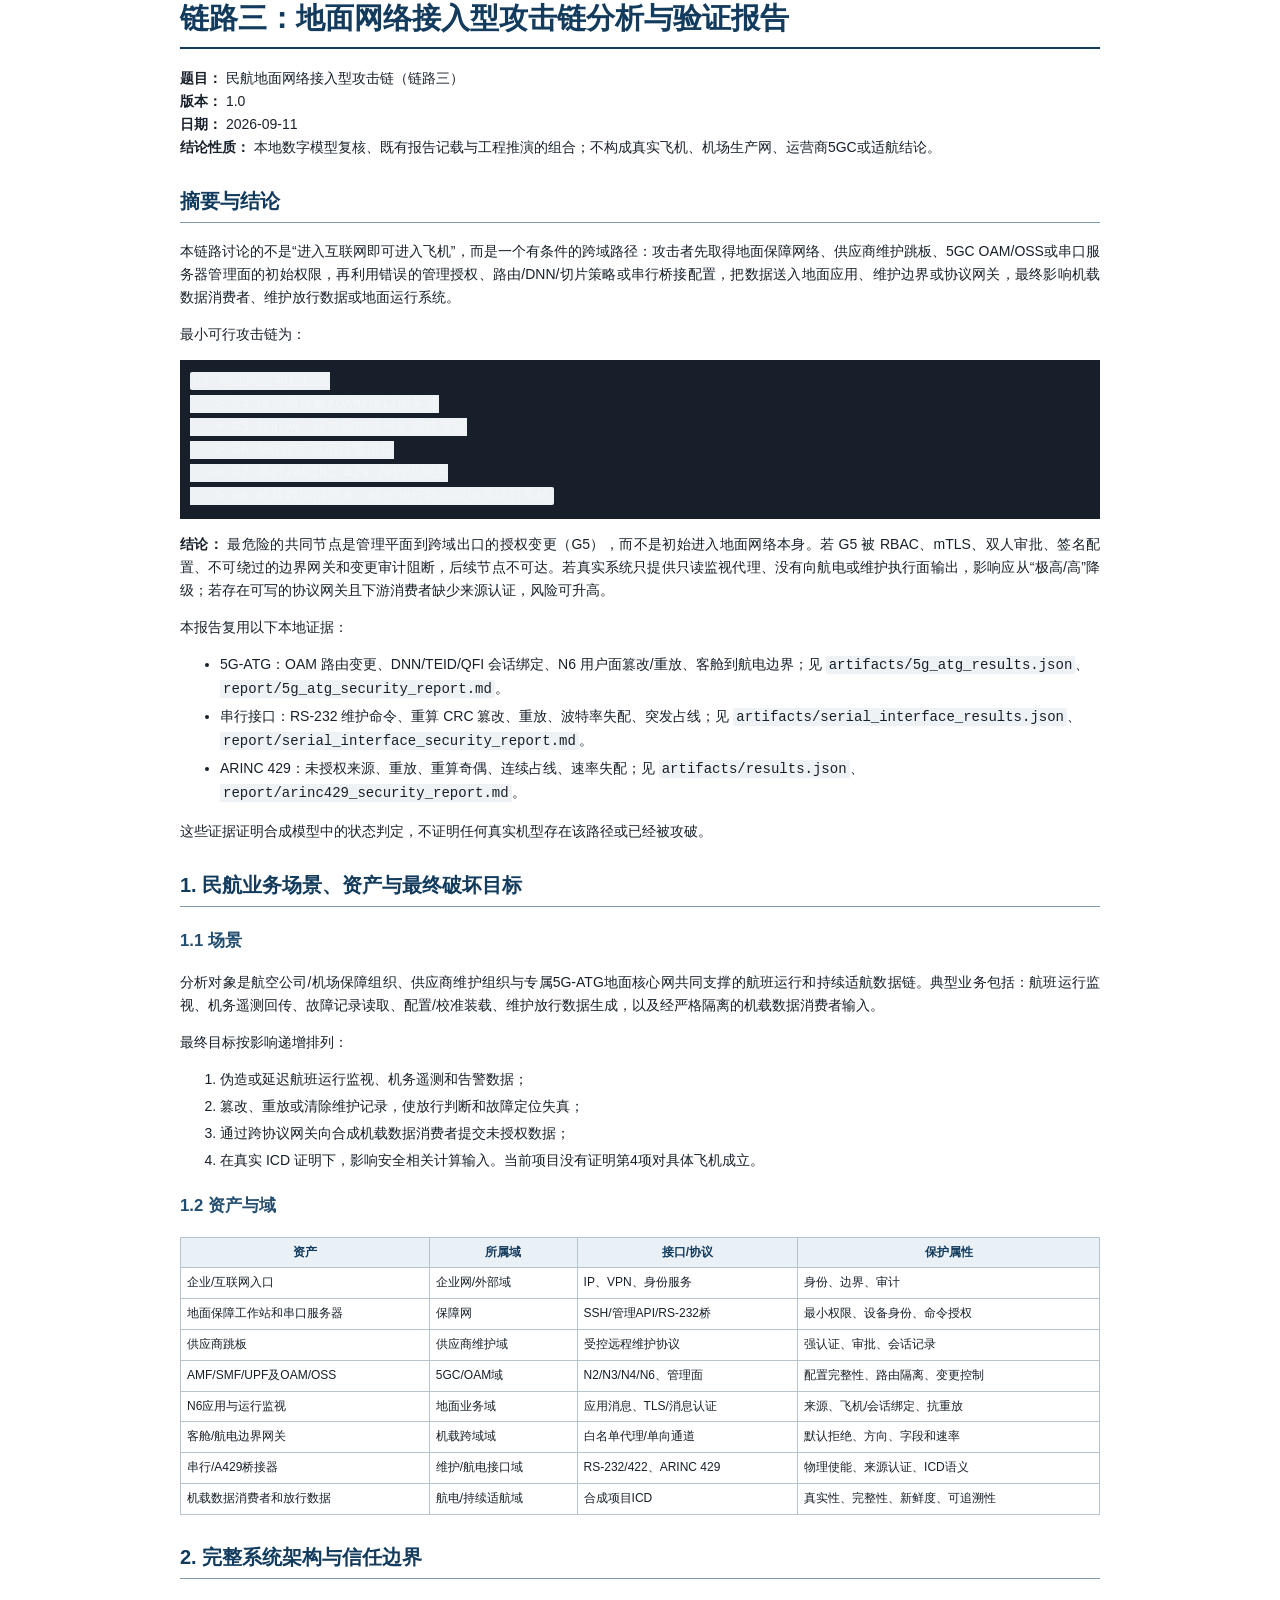
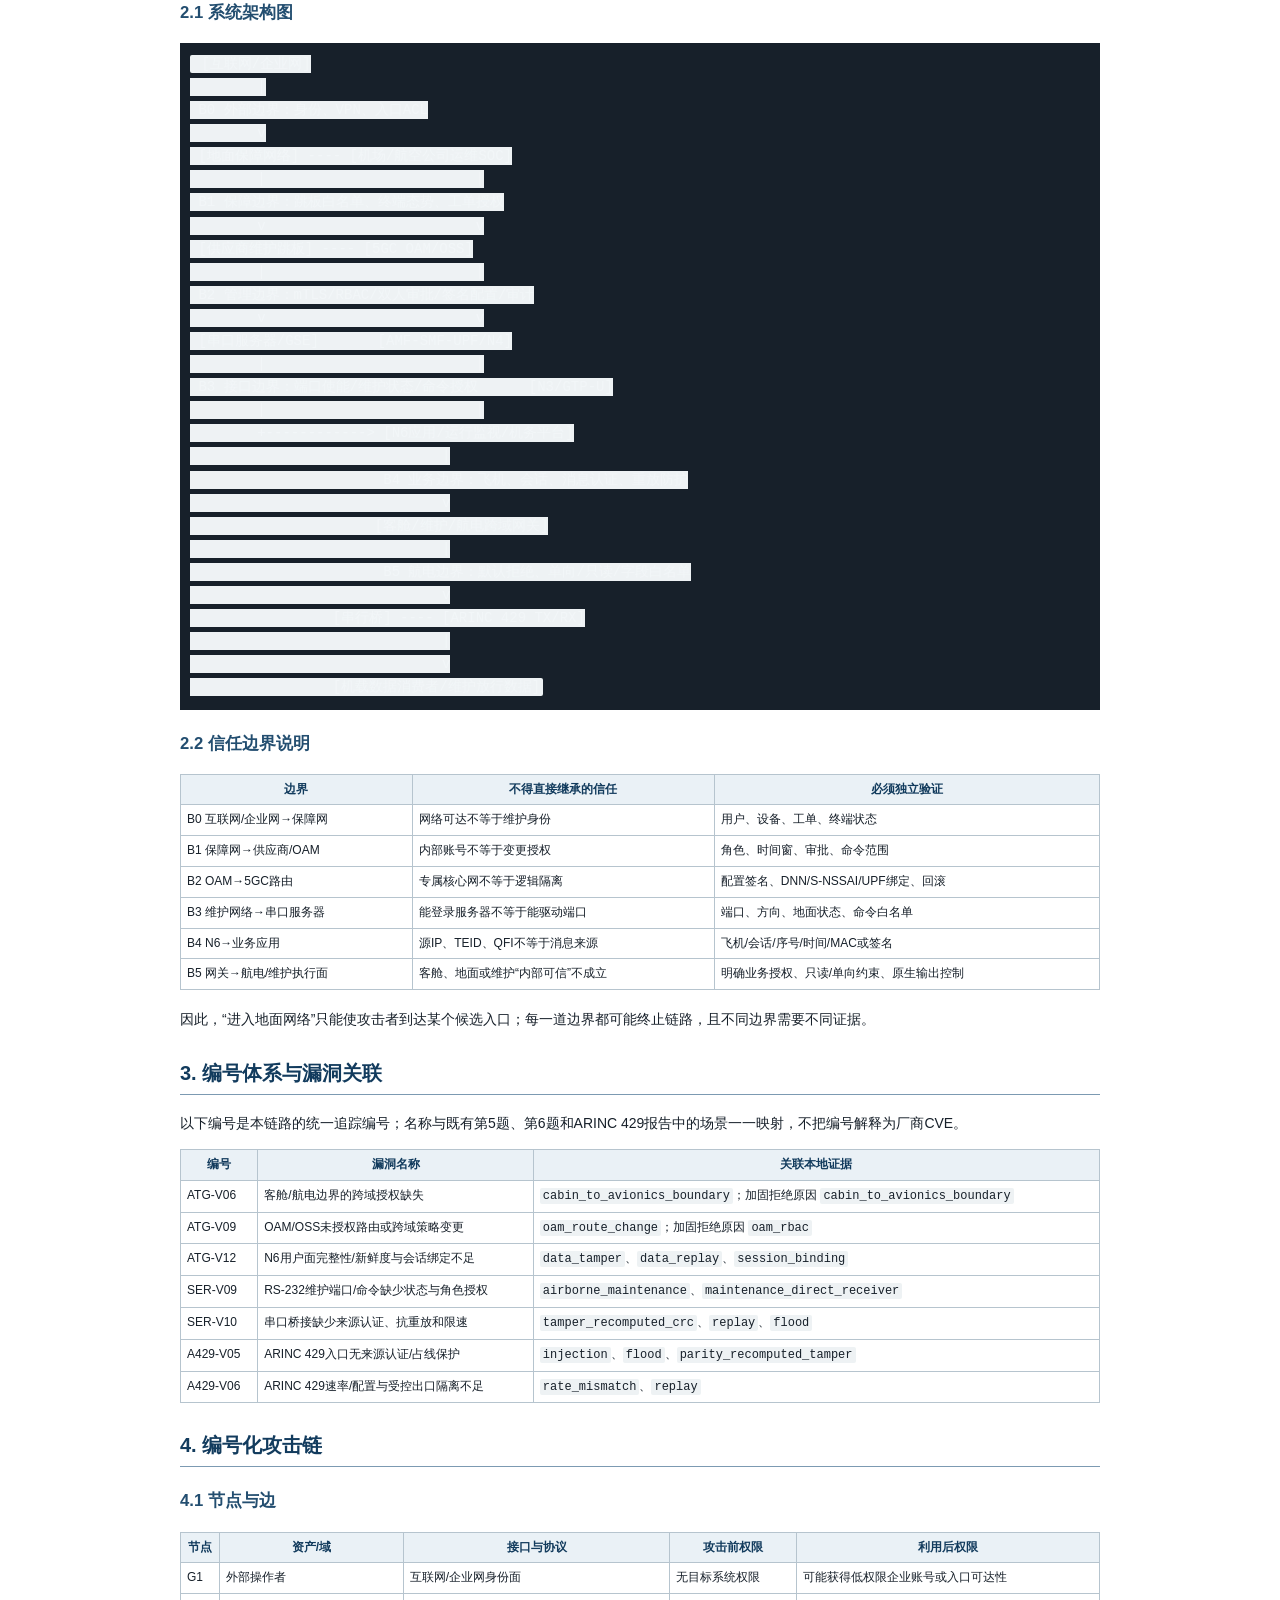
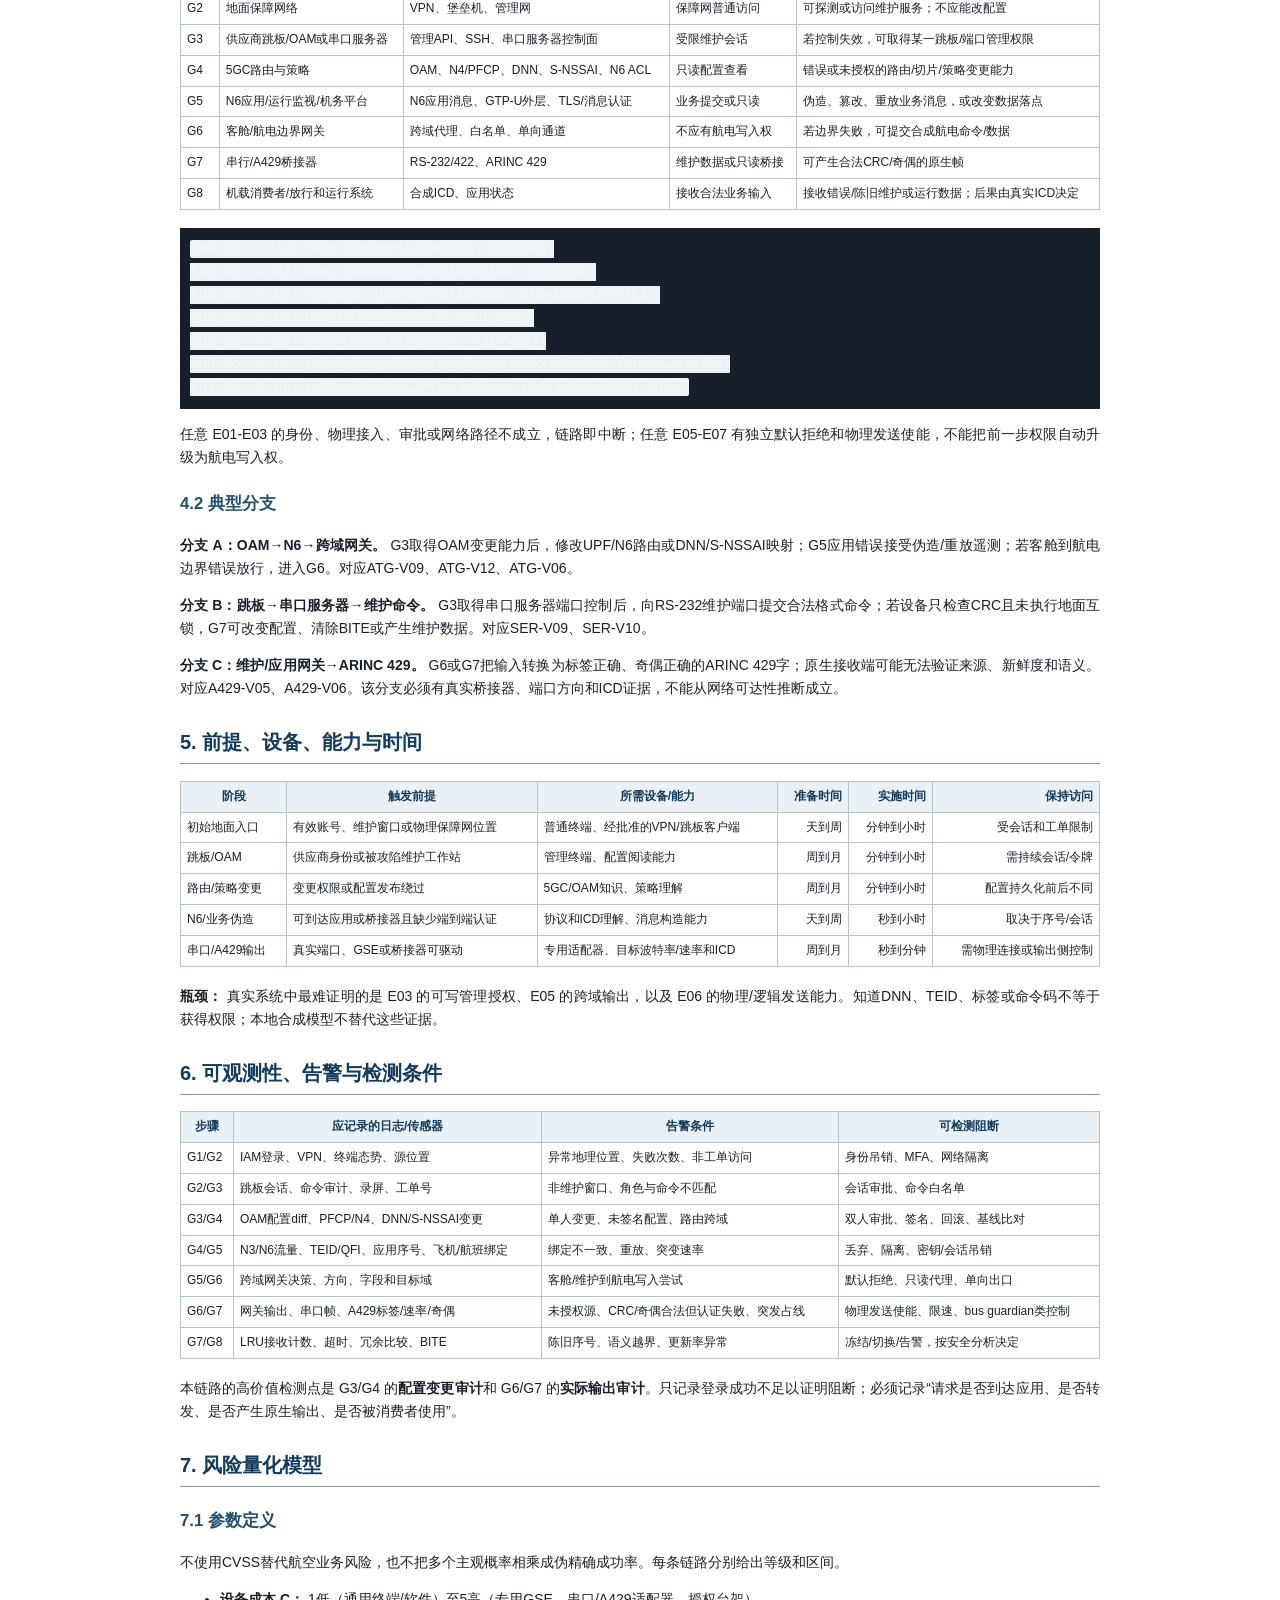
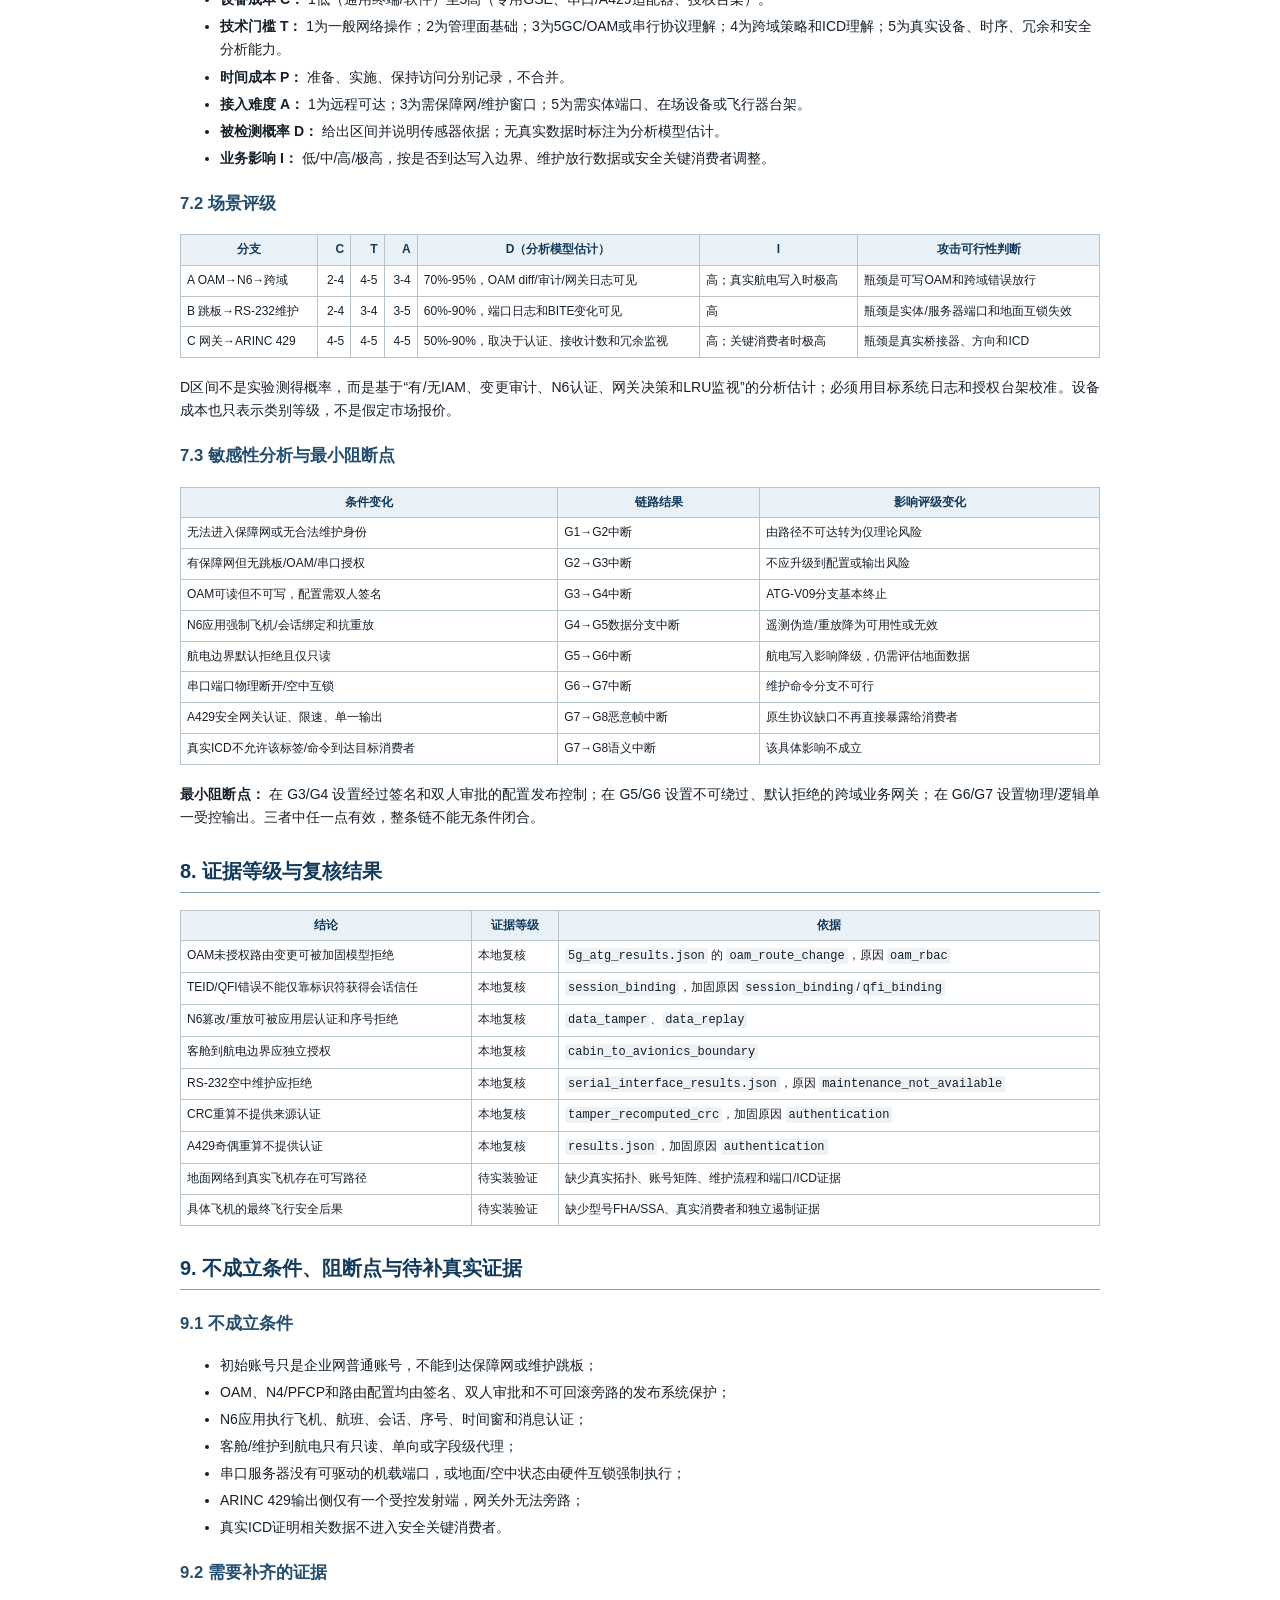
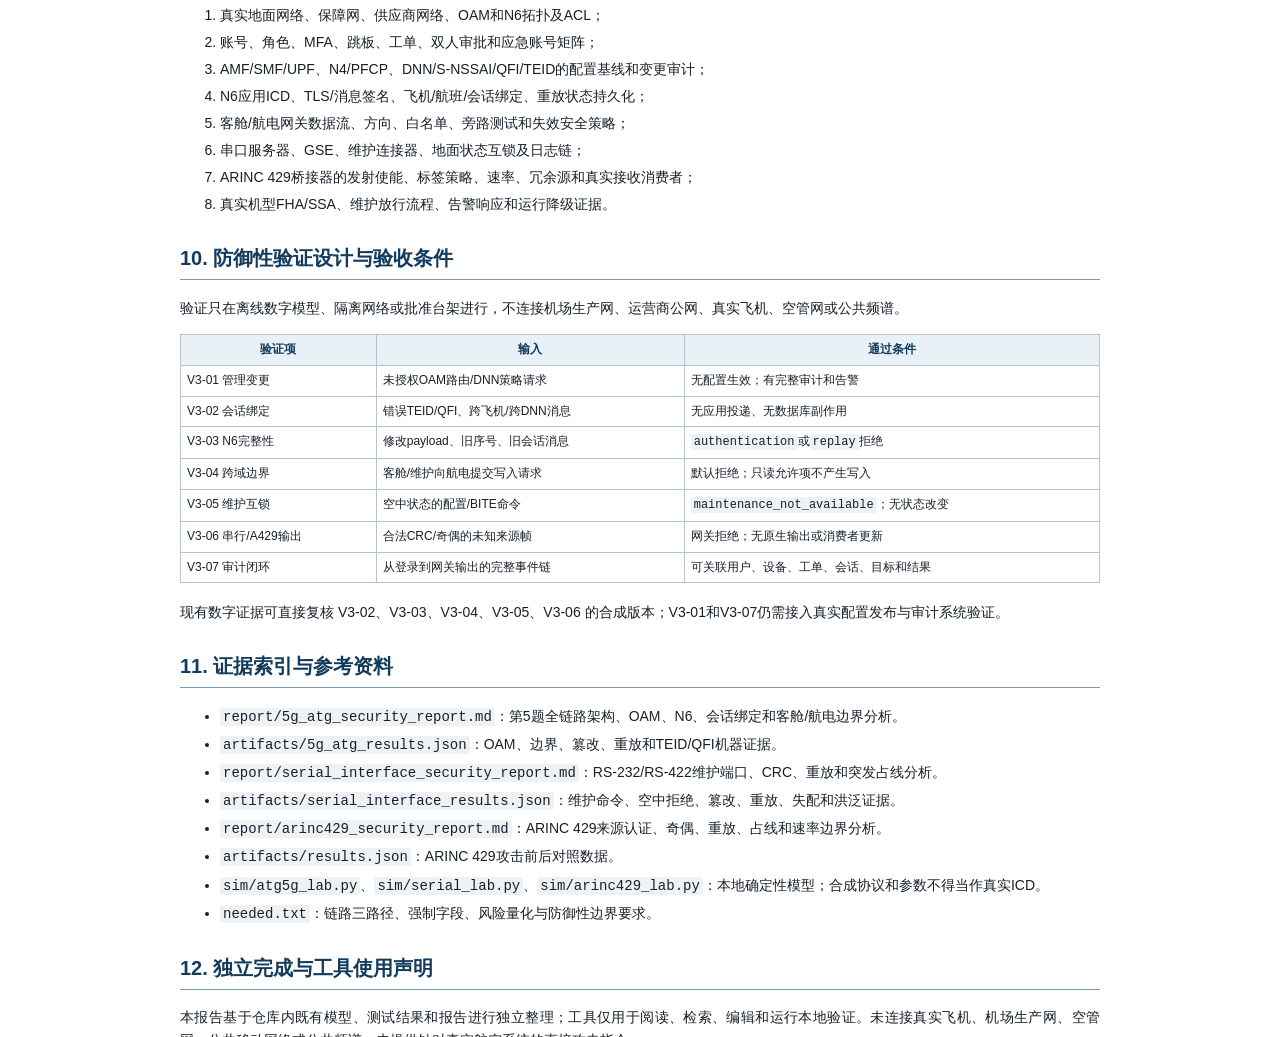
<file: artifacts/chain3_ground_network_attack_chain.html>
<!doctype html>
<html lang="zh-CN">
<head><meta charset="utf-8"><title>链路三：地面网络接入型攻击链分析报告</title><style>
@page { size: A4; margin: 18mm 16mm 18mm 16mm; }
* { box-sizing: border-box; }
body { color: #17202a; font-family: "Noto Serif CJK SC", "Noto Sans CJK SC", "Microsoft YaHei", sans-serif; font-size: 10.5pt; line-height: 1.65; margin: 0 auto; max-width: 920px; }
h1 { border-bottom: 2px solid #123b5d; color: #123b5d; font-size: 22pt; line-height: 1.25; margin: 0 0 18px; padding-bottom: 10px; }
h2 { border-bottom: 1px solid #7c9ab2; color: #123b5d; font-size: 15pt; margin-top: 26px; padding-bottom: 4px; }
h3 { color: #234e70; font-size: 12.5pt; margin-top: 20px; }
p { text-align: justify; }
table { border-collapse: collapse; font-size: 9pt; margin: 12px 0 18px; width: 100%; }
th { background: #eaf1f6; color: #123b5d; font-weight: 700; }
th, td { border: 1px solid #b6c4ce; padding: 5px 6px; vertical-align: top; }
code { background: #eef2f4; border-radius: 2px; padding: 1px 3px; }
pre { background: #17202a; color: #f2f6f8; overflow-wrap: anywhere; padding: 10px; white-space: pre-wrap; }
blockquote { border-left: 4px solid #7c9ab2; color: #455a64; margin-left: 0; padding-left: 12px; }
li { margin-bottom: 4px; }
hr { border: 0; border-top: 1px solid #c8d1d8; }
@media print { a { color: inherit; text-decoration: none; } h2, h3 { break-after: avoid; } table { break-inside: avoid; } }
</style></head>
<body><h1 id="_1">链路三：地面网络接入型攻击链分析与验证报告</h1>
<p><strong>题目：</strong> 民航地面网络接入型攻击链（链路三）<br>
<strong>版本：</strong> 1.0<br>
<strong>日期：</strong> 2026-09-11<br>
<strong>结论性质：</strong> 本地数字模型复核、既有报告记载与工程推演的组合；不构成真实飞机、机场生产网、运营商5GC或适航结论。</p>
<h2 id="_2">摘要与结论</h2>
<p>本链路讨论的不是“进入互联网即可进入飞机”，而是一个有条件的跨域路径：攻击者先取得地面保障网络、供应商维护跳板、5GC OAM/OSS或串口服务器管理面的初始权限，再利用错误的管理授权、路由/DNN/切片策略或串行桥接配置，把数据送入地面应用、维护边界或协议网关，最终影响机载数据消费者、维护放行数据或地面运行系统。</p>
<p>最小可行攻击链为：</p>
<pre><code class="language-text">G3 地面网络初始权限
  -&gt; G4 供应商跳板/OAM/串口服务器
  -&gt; G5 核心网、网关路由或维护策略变更
  -&gt; G6 N6/维护应用过度信任
  -&gt; G7 串行/ARINC 429 跨协议网关
  -&gt; G8 机载数据消费者、维护放行数据或地面运行系统
</code></pre>
<p><strong>结论：</strong> 最危险的共同节点是管理平面到跨域出口的授权变更（G5），而不是初始进入地面网络本身。若 G5 被 RBAC、mTLS、双人审批、签名配置、不可绕过的边界网关和变更审计阻断，后续节点不可达。若真实系统只提供只读监视代理、没有向航电或维护执行面输出，影响应从“极高/高”降级；若存在可写的协议网关且下游消费者缺少来源认证，风险可升高。</p>
<p>本报告复用以下本地证据：</p>
<ul>
<li>5G-ATG：OAM 路由变更、DNN/TEID/QFI 会话绑定、N6 用户面篡改/重放、客舱到航电边界；见 <code>artifacts/5g_atg_results.json</code>、<code>report/5g_atg_security_report.md</code>。</li>
<li>串行接口：RS-232 维护命令、重算 CRC 篡改、重放、波特率失配、突发占线；见 <code>artifacts/serial_interface_results.json</code>、<code>report/serial_interface_security_report.md</code>。</li>
<li>ARINC 429：未授权来源、重放、重算奇偶、连续占线、速率失配；见 <code>artifacts/results.json</code>、<code>report/arinc429_security_report.md</code>。</li>
</ul>
<p>这些证据证明合成模型中的状态判定，不证明任何真实机型存在该路径或已经被攻破。</p>
<h2 id="1">1. 民航业务场景、资产与最终破坏目标</h2>
<h3 id="11">1.1 场景</h3>
<p>分析对象是航空公司/机场保障组织、供应商维护组织与专属5G-ATG地面核心网共同支撑的航班运行和持续适航数据链。典型业务包括：航班运行监视、机务遥测回传、故障记录读取、配置/校准装载、维护放行数据生成，以及经严格隔离的机载数据消费者输入。</p>
<p>最终目标按影响递增排列：</p>
<ol>
<li>伪造或延迟航班运行监视、机务遥测和告警数据；</li>
<li>篡改、重放或清除维护记录，使放行判断和故障定位失真；</li>
<li>通过跨协议网关向合成机载数据消费者提交未授权数据；</li>
<li>在真实 ICD 证明下，影响安全相关计算输入。当前项目没有证明第4项对具体飞机成立。</li>
</ol>
<h3 id="12">1.2 资产与域</h3>
<table>
<thead>
<tr>
<th>资产</th>
<th>所属域</th>
<th>接口/协议</th>
<th>保护属性</th>
</tr>
</thead>
<tbody>
<tr>
<td>企业/互联网入口</td>
<td>企业网/外部域</td>
<td>IP、VPN、身份服务</td>
<td>身份、边界、审计</td>
</tr>
<tr>
<td>地面保障工作站和串口服务器</td>
<td>保障网</td>
<td>SSH/管理API/RS-232桥</td>
<td>最小权限、设备身份、命令授权</td>
</tr>
<tr>
<td>供应商跳板</td>
<td>供应商维护域</td>
<td>受控远程维护协议</td>
<td>强认证、审批、会话记录</td>
</tr>
<tr>
<td>AMF/SMF/UPF及OAM/OSS</td>
<td>5GC/OAM域</td>
<td>N2/N3/N4/N6、管理面</td>
<td>配置完整性、路由隔离、变更控制</td>
</tr>
<tr>
<td>N6应用与运行监视</td>
<td>地面业务域</td>
<td>应用消息、TLS/消息认证</td>
<td>来源、飞机/会话绑定、抗重放</td>
</tr>
<tr>
<td>客舱/航电边界网关</td>
<td>机载跨域域</td>
<td>白名单代理/单向通道</td>
<td>默认拒绝、方向、字段和速率</td>
</tr>
<tr>
<td>串行/A429桥接器</td>
<td>维护/航电接口域</td>
<td>RS-232/422、ARINC 429</td>
<td>物理使能、来源认证、ICD语义</td>
</tr>
<tr>
<td>机载数据消费者和放行数据</td>
<td>航电/持续适航域</td>
<td>合成项目ICD</td>
<td>真实性、完整性、新鲜度、可追溯性</td>
</tr>
</tbody>
</table>
<h2 id="2">2. 完整系统架构与信任边界</h2>
<h3 id="21">2.1 系统架构图</h3>
<pre><code class="language-text"> [互联网/企业网]
        |
 B0 外部边界：身份、VPN、入口ACL
        v
 [地面保障网络] ---- [机场/航空公司运维SOC]
        |                         |
 B1 保障边界：跳板白名单、终端态势、工单授权
        v                         v
 [供应商维护跳板] ---- [5GC OAM/OSS]
        |                         |
 B2 管理边界：mTLS/RBAC/双人审批/签名配置/审计
        v                         v
 [串口服务器/GSE]       [AMF-SMF-UPF/N4]
        |                         |
 B3 接口边界：端口使能/维护状态/命令授权      [N3/GTP-U]
        |                         |
        +------------&gt; [N6应用/运行监视/机务平台]
                              |
                       B4 业务边界：飞机、会话、消息认证、重放防护
                              v
                      [客舱/维护/航电跨域网关]
                              |
                       B5 航电边界：默认拒绝、单向/只读/字段白名单
                              v
                 [串行桥] ---- [ARINC 429 TX/RX]
                              |
                              v
                 [机载数据消费者/维护放行数据]
</code></pre>
<h3 id="22">2.2 信任边界说明</h3>
<table>
<thead>
<tr>
<th>边界</th>
<th>不得直接继承的信任</th>
<th>必须独立验证</th>
</tr>
</thead>
<tbody>
<tr>
<td>B0 互联网/企业网→保障网</td>
<td>网络可达不等于维护身份</td>
<td>用户、设备、工单、终端状态</td>
</tr>
<tr>
<td>B1 保障网→供应商/OAM</td>
<td>内部账号不等于变更授权</td>
<td>角色、时间窗、审批、命令范围</td>
</tr>
<tr>
<td>B2 OAM→5GC路由</td>
<td>专属核心网不等于逻辑隔离</td>
<td>配置签名、DNN/S-NSSAI/UPF绑定、回滚</td>
</tr>
<tr>
<td>B3 维护网络→串口服务器</td>
<td>能登录服务器不等于能驱动端口</td>
<td>端口、方向、地面状态、命令白名单</td>
</tr>
<tr>
<td>B4 N6→业务应用</td>
<td>源IP、TEID、QFI不等于消息来源</td>
<td>飞机/会话/序号/时间/MAC或签名</td>
</tr>
<tr>
<td>B5 网关→航电/维护执行面</td>
<td>客舱、地面或维护“内部可信”不成立</td>
<td>明确业务授权、只读/单向约束、原生输出控制</td>
</tr>
</tbody>
</table>
<p>因此，“进入地面网络”只能使攻击者到达某个候选入口；每一道边界都可能终止链路，且不同边界需要不同证据。</p>
<h2 id="3">3. 编号体系与漏洞关联</h2>
<p>以下编号是本链路的统一追踪编号；名称与既有第5题、第6题和ARINC 429报告中的场景一一映射，不把编号解释为厂商CVE。</p>
<table>
<thead>
<tr>
<th>编号</th>
<th>漏洞名称</th>
<th>关联本地证据</th>
</tr>
</thead>
<tbody>
<tr>
<td>ATG-V06</td>
<td>客舱/航电边界的跨域授权缺失</td>
<td><code>cabin_to_avionics_boundary</code>；加固拒绝原因 <code>cabin_to_avionics_boundary</code></td>
</tr>
<tr>
<td>ATG-V09</td>
<td>OAM/OSS未授权路由或跨域策略变更</td>
<td><code>oam_route_change</code>；加固拒绝原因 <code>oam_rbac</code></td>
</tr>
<tr>
<td>ATG-V12</td>
<td>N6用户面完整性/新鲜度与会话绑定不足</td>
<td><code>data_tamper</code>、<code>data_replay</code>、<code>session_binding</code></td>
</tr>
<tr>
<td>SER-V09</td>
<td>RS-232维护端口/命令缺少状态与角色授权</td>
<td><code>airborne_maintenance</code>、<code>maintenance_direct_receiver</code></td>
</tr>
<tr>
<td>SER-V10</td>
<td>串口桥接缺少来源认证、抗重放和限速</td>
<td><code>tamper_recomputed_crc</code>、<code>replay</code>、<code>flood</code></td>
</tr>
<tr>
<td>A429-V05</td>
<td>ARINC 429入口无来源认证/占线保护</td>
<td><code>injection</code>、<code>flood</code>、<code>parity_recomputed_tamper</code></td>
</tr>
<tr>
<td>A429-V06</td>
<td>ARINC 429速率/配置与受控出口隔离不足</td>
<td><code>rate_mismatch</code>、<code>replay</code></td>
</tr>
</tbody>
</table>
<h2 id="4">4. 编号化攻击链</h2>
<h3 id="41">4.1 节点与边</h3>
<table>
<thead>
<tr>
<th>节点</th>
<th>资产/域</th>
<th>接口与协议</th>
<th>攻击前权限</th>
<th>利用后权限</th>
</tr>
</thead>
<tbody>
<tr>
<td>G1</td>
<td>外部操作者</td>
<td>互联网/企业网身份面</td>
<td>无目标系统权限</td>
<td>可能获得低权限企业账号或入口可达性</td>
</tr>
<tr>
<td>G2</td>
<td>地面保障网络</td>
<td>VPN、堡垒机、管理网</td>
<td>保障网普通访问</td>
<td>可探测或访问维护服务；不应能改配置</td>
</tr>
<tr>
<td>G3</td>
<td>供应商跳板/OAM或串口服务器</td>
<td>管理API、SSH、串口服务器控制面</td>
<td>受限维护会话</td>
<td>若控制失效，可取得某一跳板/端口管理权限</td>
</tr>
<tr>
<td>G4</td>
<td>5GC路由与策略</td>
<td>OAM、N4/PFCP、DNN、S-NSSAI、N6 ACL</td>
<td>只读配置查看</td>
<td>错误或未授权的路由/切片/策略变更能力</td>
</tr>
<tr>
<td>G5</td>
<td>N6应用/运行监视/机务平台</td>
<td>N6应用消息、GTP-U外层、TLS/消息认证</td>
<td>业务提交或只读</td>
<td>伪造、篡改、重放业务消息，或改变数据落点</td>
</tr>
<tr>
<td>G6</td>
<td>客舱/航电边界网关</td>
<td>跨域代理、白名单、单向通道</td>
<td>不应有航电写入权</td>
<td>若边界失败，可提交合成航电命令/数据</td>
</tr>
<tr>
<td>G7</td>
<td>串行/A429桥接器</td>
<td>RS-232/422、ARINC 429</td>
<td>维护数据或只读桥接</td>
<td>可产生合法CRC/奇偶的原生帧</td>
</tr>
<tr>
<td>G8</td>
<td>机载消费者/放行和运行系统</td>
<td>合成ICD、应用状态</td>
<td>接收合法业务输入</td>
<td>接收错误/陈旧维护或运行数据；后果由真实ICD决定</td>
</tr>
</tbody>
</table>
<pre><code class="language-text">E01 G1 -&gt; G2：凭据/远程维护入口被接受（工程推演）
E02 G2 -&gt; G3：跳板、OAM或串口服务器横向访问（工程推演）
E03 G3 -&gt; G4：变更路由、DNN/切片或维护策略（ATG-V09/ATG-V12）
E04 G4 -&gt; G5：N6转发到过度信任应用（ATG-V12）
E05 G5 -&gt; G6：跨域网关未按业务域拒绝（ATG-V06）
E06 G6 -&gt; G7：协议代理把业务数据转为原生帧（SER-V09/SER-V10/A429-V05）
E07 G7 -&gt; G8：原生消费者按CRC/奇偶/标签接受（A429-V05/A429-V06）
</code></pre>
<p>任意 E01-E03 的身份、物理接入、审批或网络路径不成立，链路即中断；任意 E05-E07 有独立默认拒绝和物理发送使能，不能把前一步权限自动升级为航电写入权。</p>
<h3 id="42">4.2 典型分支</h3>
<p><strong>分支 A：OAM→N6→跨域网关。</strong> G3取得OAM变更能力后，修改UPF/N6路由或DNN/S-NSSAI映射；G5应用错误接受伪造/重放遥测；若客舱到航电边界错误放行，进入G6。对应ATG-V09、ATG-V12、ATG-V06。</p>
<p><strong>分支 B：跳板→串口服务器→维护命令。</strong> G3取得串口服务器端口控制后，向RS-232维护端口提交合法格式命令；若设备只检查CRC且未执行地面互锁，G7可改变配置、清除BITE或产生维护数据。对应SER-V09、SER-V10。</p>
<p><strong>分支 C：维护/应用网关→ARINC 429。</strong> G6或G7把输入转换为标签正确、奇偶正确的ARINC 429字；原生接收端可能无法验证来源、新鲜度和语义。对应A429-V05、A429-V06。该分支必须有真实桥接器、端口方向和ICD证据，不能从网络可达性推断成立。</p>
<h2 id="5">5. 前提、设备、能力与时间</h2>
<table>
<thead>
<tr>
<th>阶段</th>
<th>触发前提</th>
<th>所需设备/能力</th>
<th style="text-align: right;">准备时间</th>
<th style="text-align: right;">实施时间</th>
<th style="text-align: right;">保持访问</th>
</tr>
</thead>
<tbody>
<tr>
<td>初始地面入口</td>
<td>有效账号、维护窗口或物理保障网位置</td>
<td>普通终端、经批准的VPN/跳板客户端</td>
<td style="text-align: right;">天到周</td>
<td style="text-align: right;">分钟到小时</td>
<td style="text-align: right;">受会话和工单限制</td>
</tr>
<tr>
<td>跳板/OAM</td>
<td>供应商身份或被攻陷维护工作站</td>
<td>管理终端、配置阅读能力</td>
<td style="text-align: right;">周到月</td>
<td style="text-align: right;">分钟到小时</td>
<td style="text-align: right;">需持续会话/令牌</td>
</tr>
<tr>
<td>路由/策略变更</td>
<td>变更权限或配置发布绕过</td>
<td>5GC/OAM知识、策略理解</td>
<td style="text-align: right;">周到月</td>
<td style="text-align: right;">分钟到小时</td>
<td style="text-align: right;">配置持久化前后不同</td>
</tr>
<tr>
<td>N6/业务伪造</td>
<td>可到达应用或桥接器且缺少端到端认证</td>
<td>协议和ICD理解、消息构造能力</td>
<td style="text-align: right;">天到周</td>
<td style="text-align: right;">秒到小时</td>
<td style="text-align: right;">取决于序号/会话</td>
</tr>
<tr>
<td>串口/A429输出</td>
<td>真实端口、GSE或桥接器可驱动</td>
<td>专用适配器、目标波特率/速率和ICD</td>
<td style="text-align: right;">周到月</td>
<td style="text-align: right;">秒到分钟</td>
<td style="text-align: right;">需物理连接或输出侧控制</td>
</tr>
</tbody>
</table>
<p><strong>瓶颈：</strong> 真实系统中最难证明的是 E03 的可写管理授权、E05 的跨域输出，以及 E06 的物理/逻辑发送能力。知道DNN、TEID、标签或命令码不等于获得权限；本地合成模型不替代这些证据。</p>
<h2 id="6">6. 可观测性、告警与检测条件</h2>
<table>
<thead>
<tr>
<th>步骤</th>
<th>应记录的日志/传感器</th>
<th>告警条件</th>
<th>可检测阻断</th>
</tr>
</thead>
<tbody>
<tr>
<td>G1/G2</td>
<td>IAM登录、VPN、终端态势、源位置</td>
<td>异常地理位置、失败次数、非工单访问</td>
<td>身份吊销、MFA、网络隔离</td>
</tr>
<tr>
<td>G2/G3</td>
<td>跳板会话、命令审计、录屏、工单号</td>
<td>非维护窗口、角色与命令不匹配</td>
<td>会话审批、命令白名单</td>
</tr>
<tr>
<td>G3/G4</td>
<td>OAM配置diff、PFCP/N4、DNN/S-NSSAI变更</td>
<td>单人变更、未签名配置、路由跨域</td>
<td>双人审批、签名、回滚、基线比对</td>
</tr>
<tr>
<td>G4/G5</td>
<td>N3/N6流量、TEID/QFI、应用序号、飞机/航班绑定</td>
<td>绑定不一致、重放、突变速率</td>
<td>丢弃、隔离、密钥/会话吊销</td>
</tr>
<tr>
<td>G5/G6</td>
<td>跨域网关决策、方向、字段和目标域</td>
<td>客舱/维护到航电写入尝试</td>
<td>默认拒绝、只读代理、单向出口</td>
</tr>
<tr>
<td>G6/G7</td>
<td>网关输出、串口帧、A429标签/速率/奇偶</td>
<td>未授权源、CRC/奇偶合法但认证失败、突发占线</td>
<td>物理发送使能、限速、bus guardian类控制</td>
</tr>
<tr>
<td>G7/G8</td>
<td>LRU接收计数、超时、冗余比较、BITE</td>
<td>陈旧序号、语义越界、更新率异常</td>
<td>冻结/切换/告警，按安全分析决定</td>
</tr>
</tbody>
</table>
<p>本链路的高价值检测点是 G3/G4 的<strong>配置变更审计</strong>和 G6/G7 的<strong>实际输出审计</strong>。只记录登录成功不足以证明阻断；必须记录“请求是否到达应用、是否转发、是否产生原生输出、是否被消费者使用”。</p>
<h2 id="7">7. 风险量化模型</h2>
<h3 id="71">7.1 参数定义</h3>
<p>不使用CVSS替代航空业务风险，也不把多个主观概率相乘成伪精确成功率。每条链路分别给出等级和区间。</p>
<ul>
<li><strong>设备成本 C：</strong> 1低（通用终端/软件）至5高（专用GSE、串口/A429适配器、授权台架）。</li>
<li><strong>技术门槛 T：</strong> 1为一般网络操作；2为管理面基础；3为5GC/OAM或串行协议理解；4为跨域策略和ICD理解；5为真实设备、时序、冗余和安全分析能力。</li>
<li><strong>时间成本 P：</strong> 准备、实施、保持访问分别记录，不合并。</li>
<li><strong>接入难度 A：</strong> 1为远程可达；3为需保障网/维护窗口；5为需实体端口、在场设备或飞行器台架。</li>
<li><strong>被检测概率 D：</strong> 给出区间并说明传感器依据；无真实数据时标注为分析模型估计。</li>
<li><strong>业务影响 I：</strong> 低/中/高/极高，按是否到达写入边界、维护放行数据或安全关键消费者调整。</li>
</ul>
<h3 id="72">7.2 场景评级</h3>
<table>
<thead>
<tr>
<th>分支</th>
<th style="text-align: right;">C</th>
<th style="text-align: right;">T</th>
<th style="text-align: right;">A</th>
<th>D（分析模型估计）</th>
<th>I</th>
<th>攻击可行性判断</th>
</tr>
</thead>
<tbody>
<tr>
<td>A OAM→N6→跨域</td>
<td style="text-align: right;">2-4</td>
<td style="text-align: right;">4-5</td>
<td style="text-align: right;">3-4</td>
<td>70%-95%，OAM diff/审计/网关日志可见</td>
<td>高；真实航电写入时极高</td>
<td>瓶颈是可写OAM和跨域错误放行</td>
</tr>
<tr>
<td>B 跳板→RS-232维护</td>
<td style="text-align: right;">2-4</td>
<td style="text-align: right;">3-4</td>
<td style="text-align: right;">3-5</td>
<td>60%-90%，端口日志和BITE变化可见</td>
<td>高</td>
<td>瓶颈是实体/服务器端口和地面互锁失效</td>
</tr>
<tr>
<td>C 网关→ARINC 429</td>
<td style="text-align: right;">4-5</td>
<td style="text-align: right;">4-5</td>
<td style="text-align: right;">4-5</td>
<td>50%-90%，取决于认证、接收计数和冗余监视</td>
<td>高；关键消费者时极高</td>
<td>瓶颈是真实桥接器、方向和ICD</td>
</tr>
</tbody>
</table>
<p>D区间不是实验测得概率，而是基于“有/无IAM、变更审计、N6认证、网关决策和LRU监视”的分析估计；必须用目标系统日志和授权台架校准。设备成本也只表示类别等级，不是假定市场报价。</p>
<h3 id="73">7.3 敏感性分析与最小阻断点</h3>
<table>
<thead>
<tr>
<th>条件变化</th>
<th>链路结果</th>
<th>影响评级变化</th>
</tr>
</thead>
<tbody>
<tr>
<td>无法进入保障网或无合法维护身份</td>
<td>G1→G2中断</td>
<td>由路径不可达转为仅理论风险</td>
</tr>
<tr>
<td>有保障网但无跳板/OAM/串口授权</td>
<td>G2→G3中断</td>
<td>不应升级到配置或输出风险</td>
</tr>
<tr>
<td>OAM可读但不可写，配置需双人签名</td>
<td>G3→G4中断</td>
<td>ATG-V09分支基本终止</td>
</tr>
<tr>
<td>N6应用强制飞机/会话绑定和抗重放</td>
<td>G4→G5数据分支中断</td>
<td>遥测伪造/重放降为可用性或无效</td>
</tr>
<tr>
<td>航电边界默认拒绝且仅只读</td>
<td>G5→G6中断</td>
<td>航电写入影响降级，仍需评估地面数据</td>
</tr>
<tr>
<td>串口端口物理断开/空中互锁</td>
<td>G6→G7中断</td>
<td>维护命令分支不可行</td>
</tr>
<tr>
<td>A429安全网关认证、限速、单一输出</td>
<td>G7→G8恶意帧中断</td>
<td>原生协议缺口不再直接暴露给消费者</td>
</tr>
<tr>
<td>真实ICD不允许该标签/命令到达目标消费者</td>
<td>G7→G8语义中断</td>
<td>该具体影响不成立</td>
</tr>
</tbody>
</table>
<p><strong>最小阻断点：</strong> 在 G3/G4 设置经过签名和双人审批的配置发布控制；在 G5/G6 设置不可绕过、默认拒绝的跨域业务网关；在 G6/G7 设置物理/逻辑单一受控输出。三者中任一点有效，整条链不能无条件闭合。</p>
<h2 id="8">8. 证据等级与复核结果</h2>
<table>
<thead>
<tr>
<th>结论</th>
<th>证据等级</th>
<th>依据</th>
</tr>
</thead>
<tbody>
<tr>
<td>OAM未授权路由变更可被加固模型拒绝</td>
<td>本地复核</td>
<td><code>5g_atg_results.json</code> 的 <code>oam_route_change</code>，原因 <code>oam_rbac</code></td>
</tr>
<tr>
<td>TEID/QFI错误不能仅靠标识符获得会话信任</td>
<td>本地复核</td>
<td><code>session_binding</code>，加固原因 <code>session_binding</code>/<code>qfi_binding</code></td>
</tr>
<tr>
<td>N6篡改/重放可被应用层认证和序号拒绝</td>
<td>本地复核</td>
<td><code>data_tamper</code>、<code>data_replay</code></td>
</tr>
<tr>
<td>客舱到航电边界应独立授权</td>
<td>本地复核</td>
<td><code>cabin_to_avionics_boundary</code></td>
</tr>
<tr>
<td>RS-232空中维护应拒绝</td>
<td>本地复核</td>
<td><code>serial_interface_results.json</code>，原因 <code>maintenance_not_available</code></td>
</tr>
<tr>
<td>CRC重算不提供来源认证</td>
<td>本地复核</td>
<td><code>tamper_recomputed_crc</code>，加固原因 <code>authentication</code></td>
</tr>
<tr>
<td>A429奇偶重算不提供认证</td>
<td>本地复核</td>
<td><code>results.json</code>，加固原因 <code>authentication</code></td>
</tr>
<tr>
<td>地面网络到真实飞机存在可写路径</td>
<td>待实装验证</td>
<td>缺少真实拓扑、账号矩阵、维护流程和端口/ICD证据</td>
</tr>
<tr>
<td>具体飞机的最终飞行安全后果</td>
<td>待实装验证</td>
<td>缺少型号FHA/SSA、真实消费者和独立遏制证据</td>
</tr>
</tbody>
</table>
<h2 id="9">9. 不成立条件、阻断点与待补真实证据</h2>
<h3 id="91">9.1 不成立条件</h3>
<ul>
<li>初始账号只是企业网普通账号，不能到达保障网或维护跳板；</li>
<li>OAM、N4/PFCP和路由配置均由签名、双人审批和不可回滚旁路的发布系统保护；</li>
<li>N6应用执行飞机、航班、会话、序号、时间窗和消息认证；</li>
<li>客舱/维护到航电只有只读、单向或字段级代理；</li>
<li>串口服务器没有可驱动的机载端口，或地面/空中状态由硬件互锁强制执行；</li>
<li>ARINC 429输出侧仅有一个受控发射端，网关外无法旁路；</li>
<li>真实ICD证明相关数据不进入安全关键消费者。</li>
</ul>
<h3 id="92">9.2 需要补齐的证据</h3>
<ol>
<li>真实地面网络、保障网、供应商网络、OAM和N6拓扑及ACL；</li>
<li>账号、角色、MFA、跳板、工单、双人审批和应急账号矩阵；</li>
<li>AMF/SMF/UPF、N4/PFCP、DNN/S-NSSAI/QFI/TEID的配置基线和变更审计；</li>
<li>N6应用ICD、TLS/消息签名、飞机/航班/会话绑定、重放状态持久化；</li>
<li>客舱/航电网关数据流、方向、白名单、旁路测试和失效安全策略；</li>
<li>串口服务器、GSE、维护连接器、地面状态互锁及日志链；</li>
<li>ARINC 429桥接器的发射使能、标签策略、速率、冗余源和真实接收消费者；</li>
<li>真实机型FHA/SSA、维护放行流程、告警响应和运行降级证据。</li>
</ol>
<h2 id="10">10. 防御性验证设计与验收条件</h2>
<p>验证只在离线数字模型、隔离网络或批准台架进行，不连接机场生产网、运营商公网、真实飞机、空管网或公共频谱。</p>
<table>
<thead>
<tr>
<th>验证项</th>
<th>输入</th>
<th>通过条件</th>
</tr>
</thead>
<tbody>
<tr>
<td>V3-01 管理变更</td>
<td>未授权OAM路由/DNN策略请求</td>
<td>无配置生效；有完整审计和告警</td>
</tr>
<tr>
<td>V3-02 会话绑定</td>
<td>错误TEID/QFI、跨飞机/跨DNN消息</td>
<td>无应用投递、无数据库副作用</td>
</tr>
<tr>
<td>V3-03 N6完整性</td>
<td>修改payload、旧序号、旧会话消息</td>
<td><code>authentication</code>或<code>replay</code>拒绝</td>
</tr>
<tr>
<td>V3-04 跨域边界</td>
<td>客舱/维护向航电提交写入请求</td>
<td>默认拒绝；只读允许项不产生写入</td>
</tr>
<tr>
<td>V3-05 维护互锁</td>
<td>空中状态的配置/BITE命令</td>
<td><code>maintenance_not_available</code>；无状态改变</td>
</tr>
<tr>
<td>V3-06 串行/A429输出</td>
<td>合法CRC/奇偶的未知来源帧</td>
<td>网关拒绝；无原生输出或消费者更新</td>
</tr>
<tr>
<td>V3-07 审计闭环</td>
<td>从登录到网关输出的完整事件链</td>
<td>可关联用户、设备、工单、会话、目标和结果</td>
</tr>
</tbody>
</table>
<p>现有数字证据可直接复核 V3-02、V3-03、V3-04、V3-05、V3-06 的合成版本；V3-01和V3-07仍需接入真实配置发布与审计系统验证。</p>
<h2 id="11_1">11. 证据索引与参考资料</h2>
<ul>
<li><code>report/5g_atg_security_report.md</code>：第5题全链路架构、OAM、N6、会话绑定和客舱/航电边界分析。</li>
<li><code>artifacts/5g_atg_results.json</code>：OAM、边界、篡改、重放和TEID/QFI机器证据。</li>
<li><code>report/serial_interface_security_report.md</code>：RS-232/RS-422维护端口、CRC、重放和突发占线分析。</li>
<li><code>artifacts/serial_interface_results.json</code>：维护命令、空中拒绝、篡改、重放、失配和洪泛证据。</li>
<li><code>report/arinc429_security_report.md</code>：ARINC 429来源认证、奇偶、重放、占线和速率边界分析。</li>
<li><code>artifacts/results.json</code>：ARINC 429攻击前后对照数据。</li>
<li><code>sim/atg5g_lab.py</code>、<code>sim/serial_lab.py</code>、<code>sim/arinc429_lab.py</code>：本地确定性模型；合成协议和参数不得当作真实ICD。</li>
<li><code>needed.txt</code>：链路三路径、强制字段、风险量化与防御性边界要求。</li>
</ul>
<h2 id="12_1">12. 独立完成与工具使用声明</h2>
<p>本报告基于仓库内既有模型、测试结果和报告进行独立整理；工具仅用于阅读、检索、编辑和运行本地验证。未连接真实飞机、机场生产网、空管网、公共移动网络或公共频谱，未提供针对真实航空系统的直接攻击指令。</p></body>
</html>
</file>
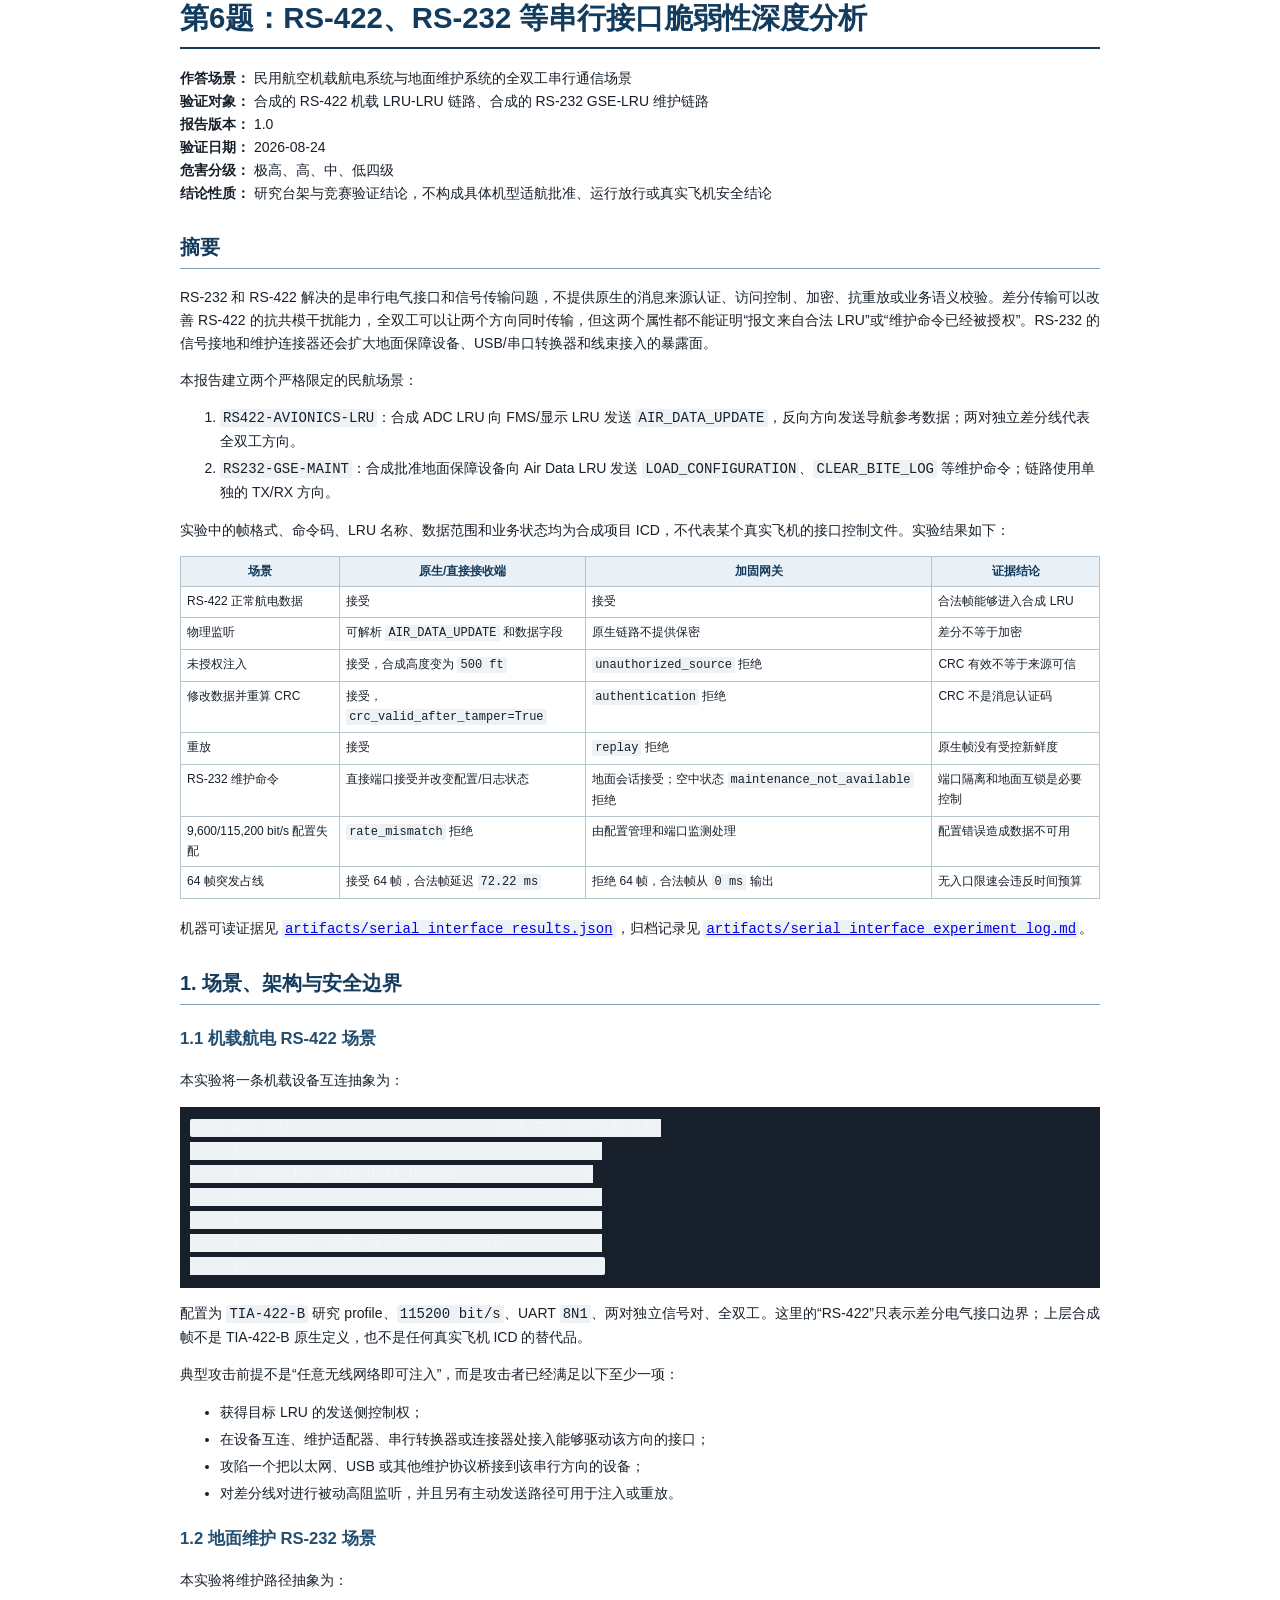
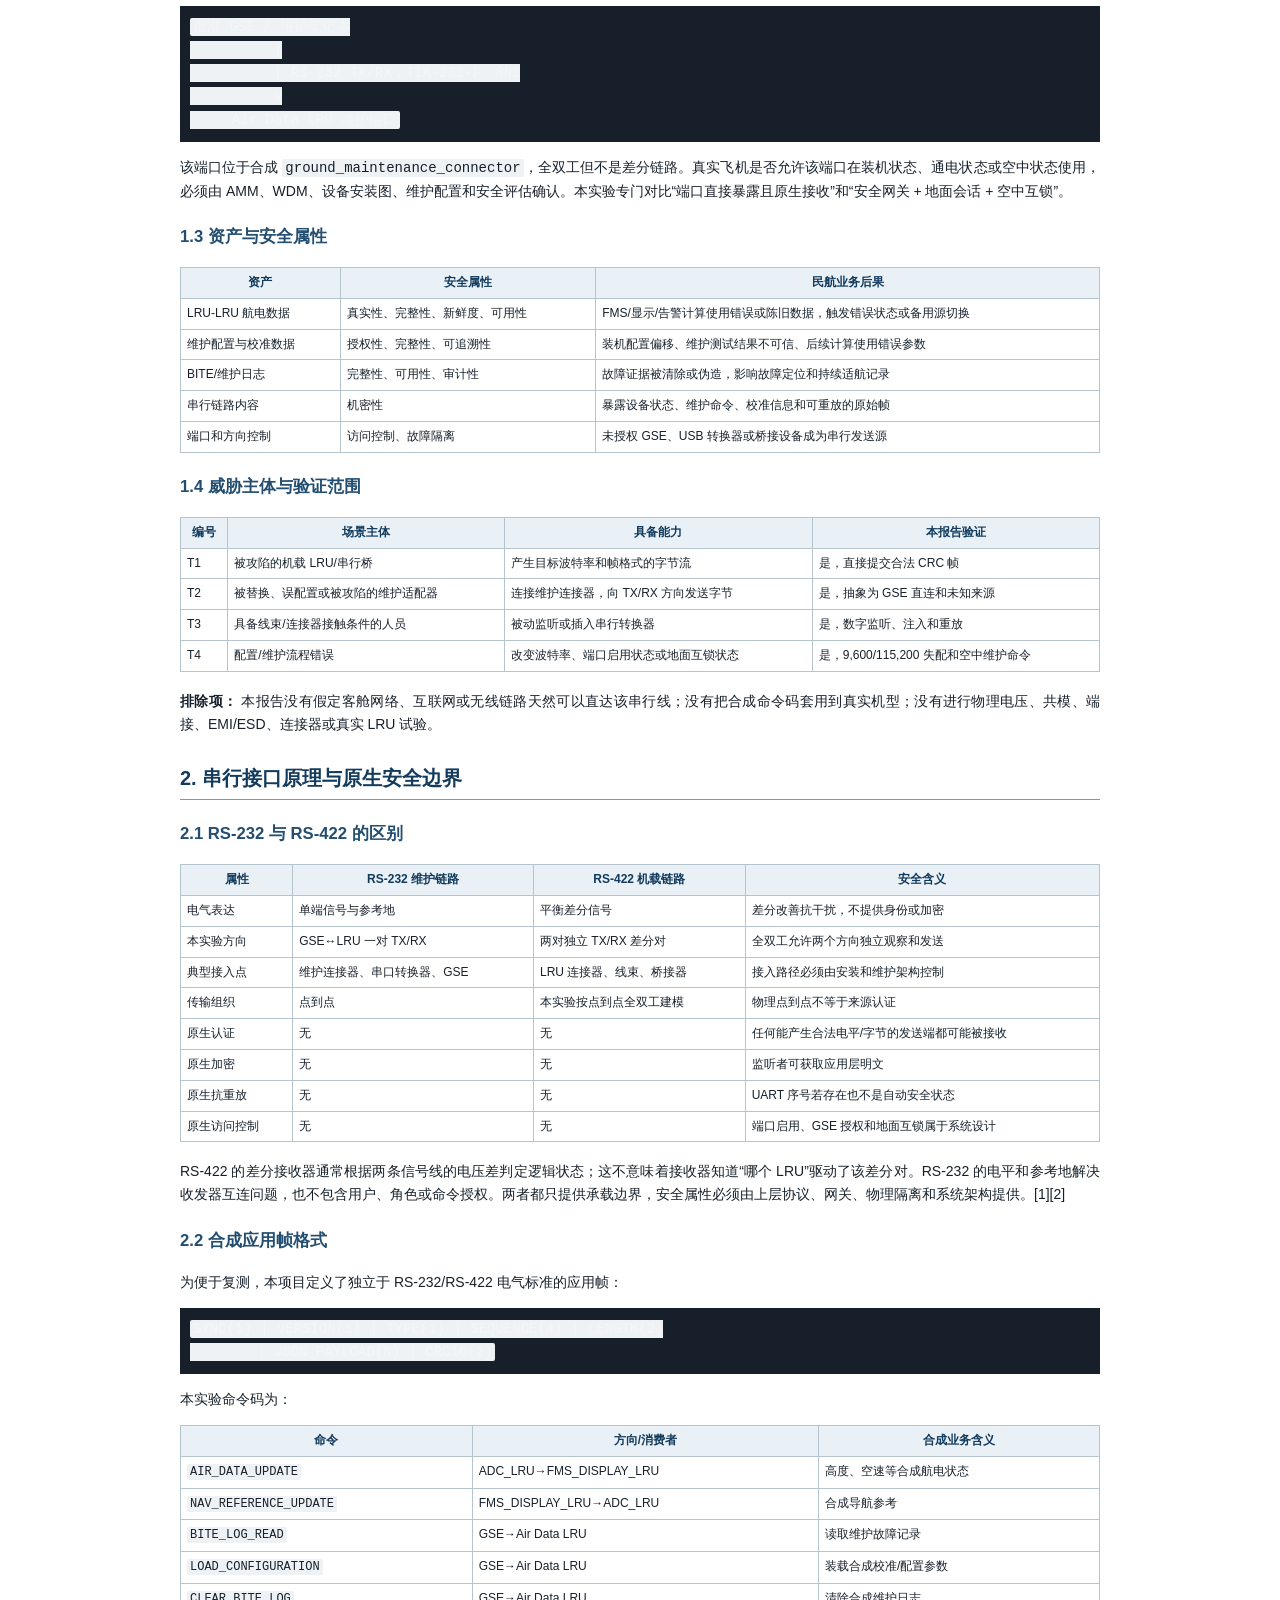
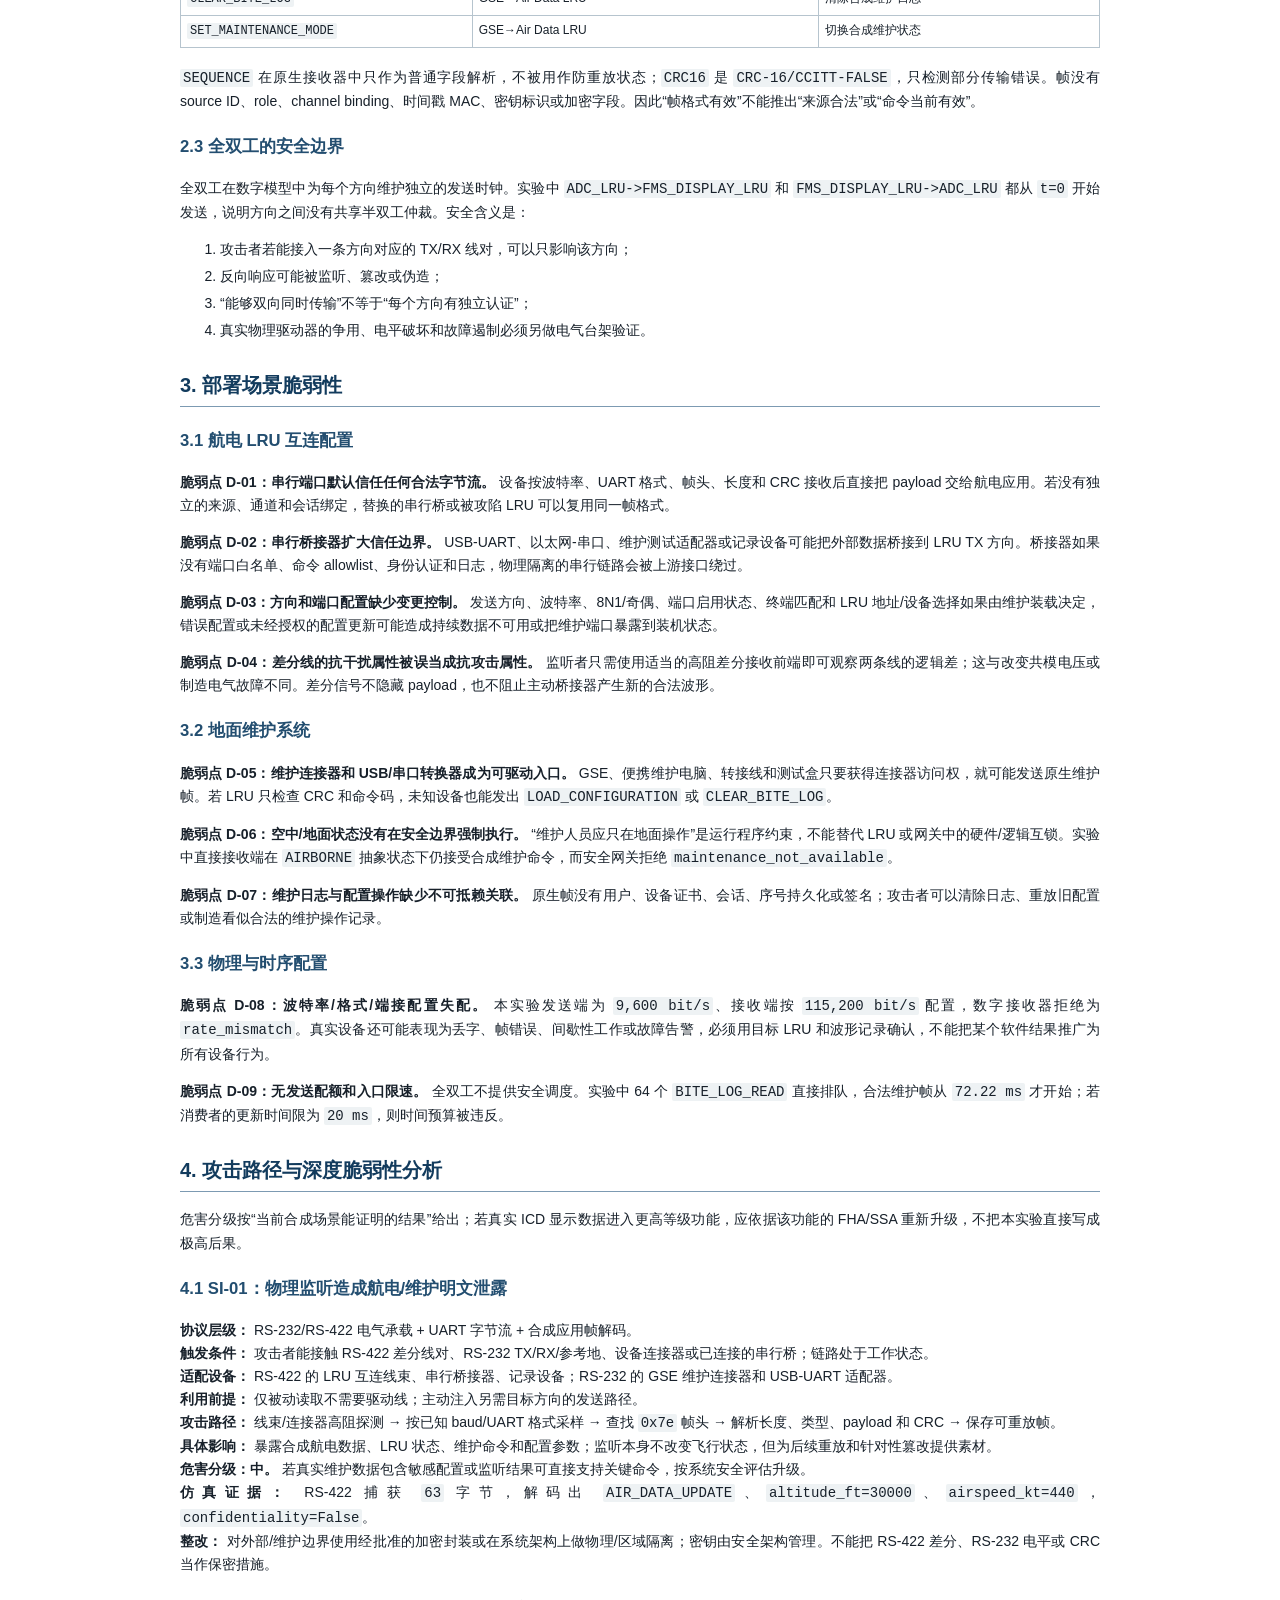
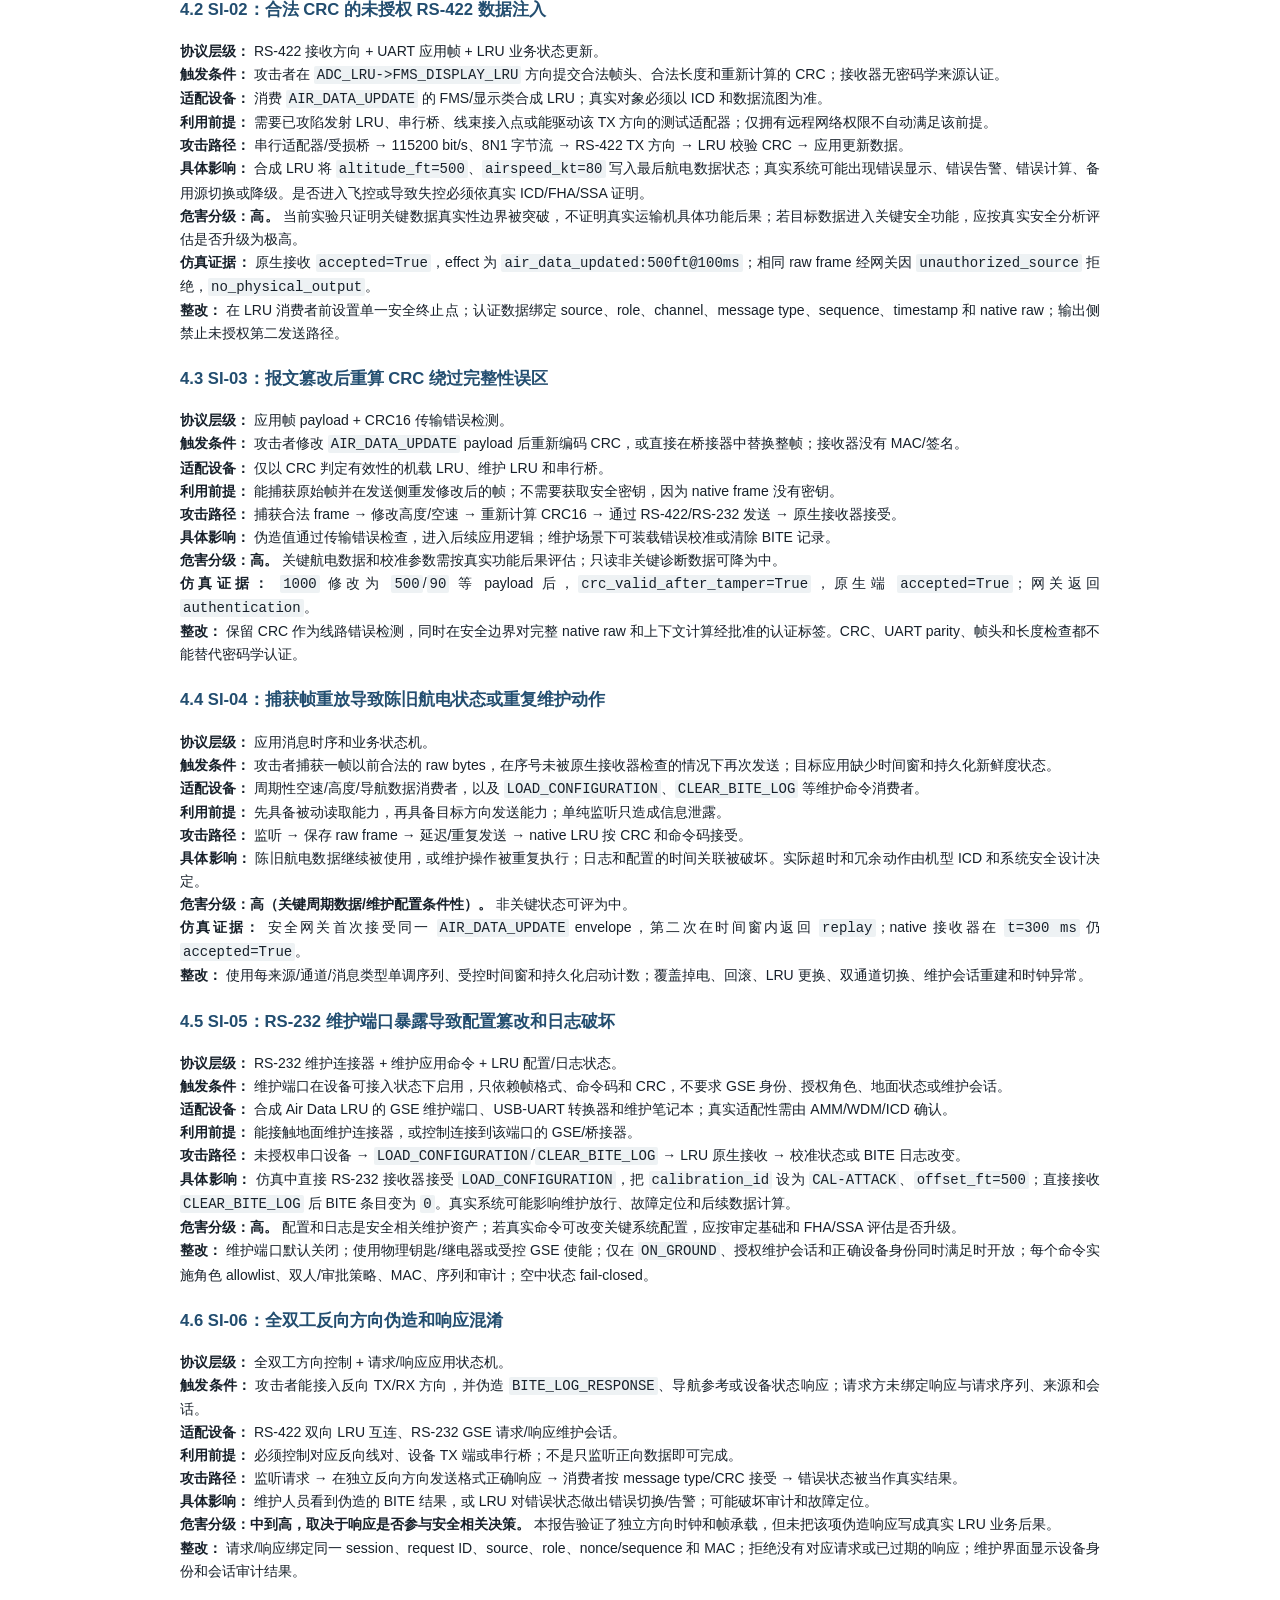
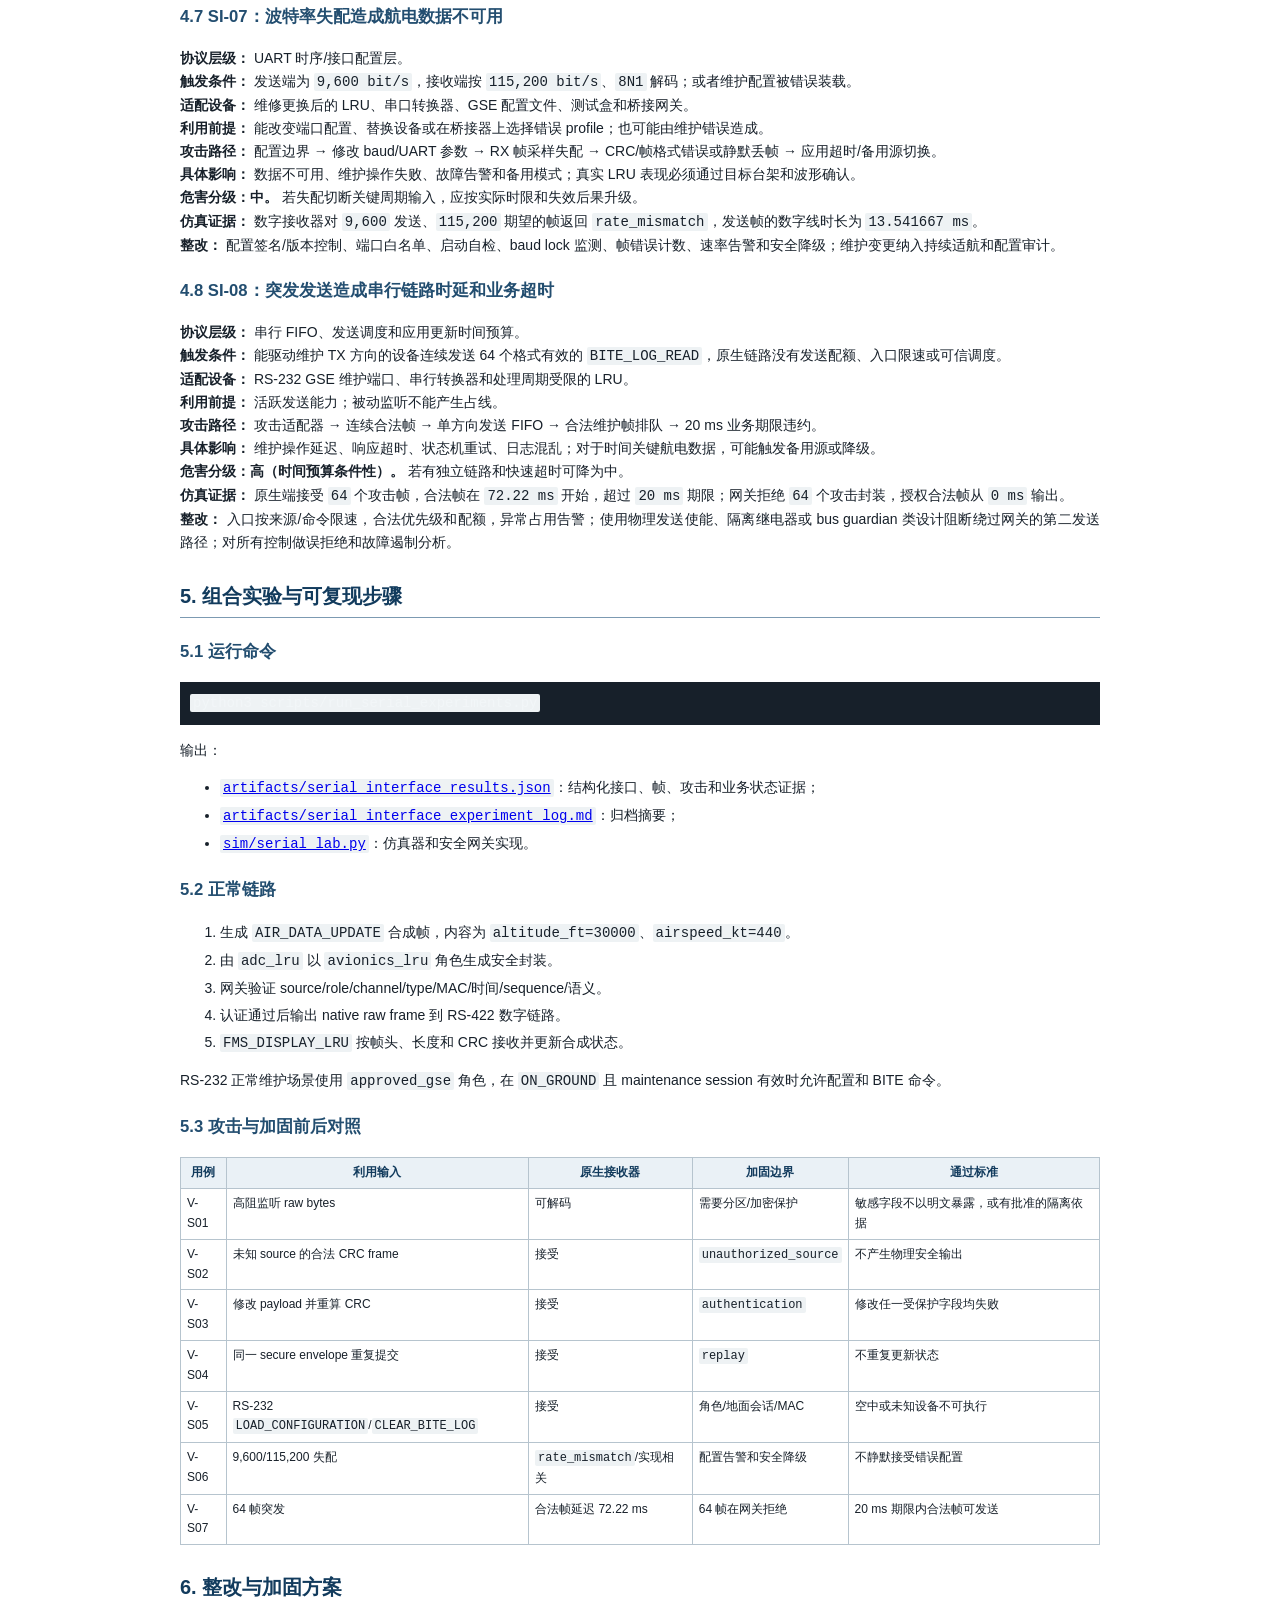
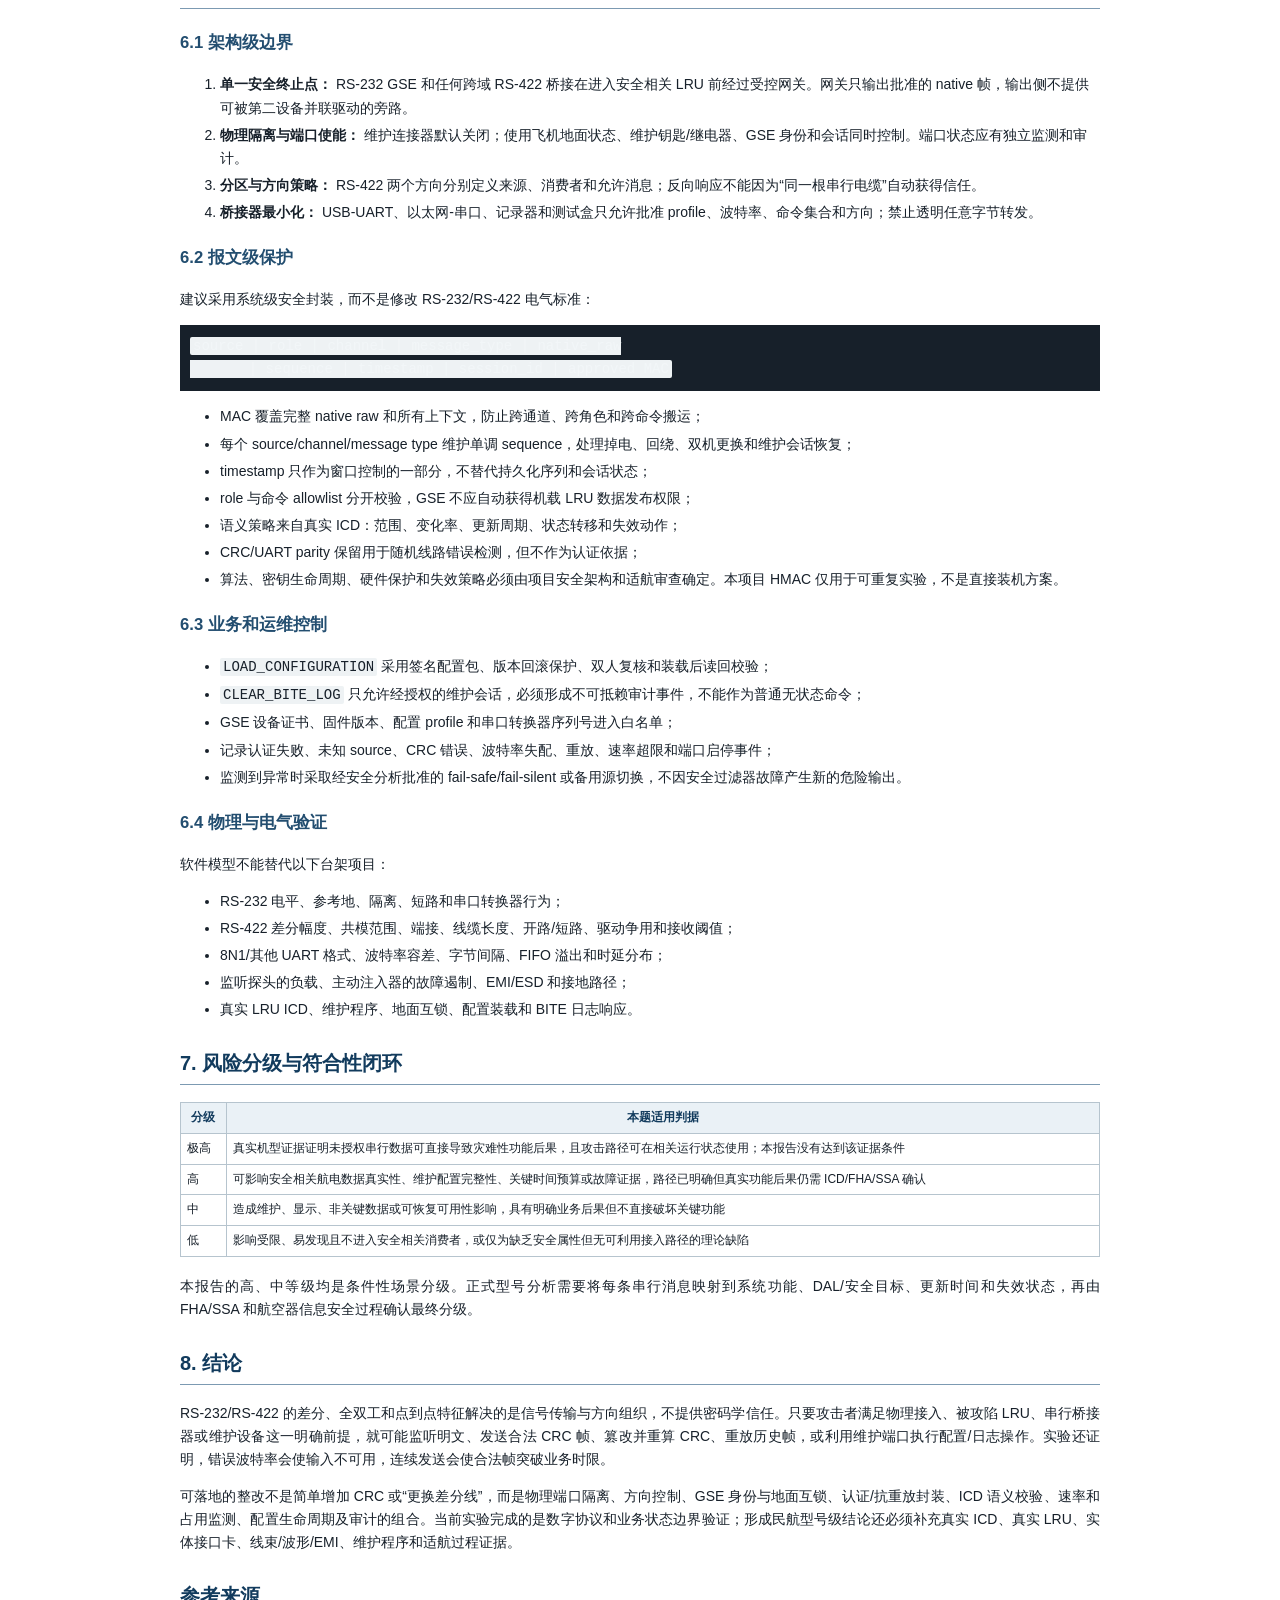
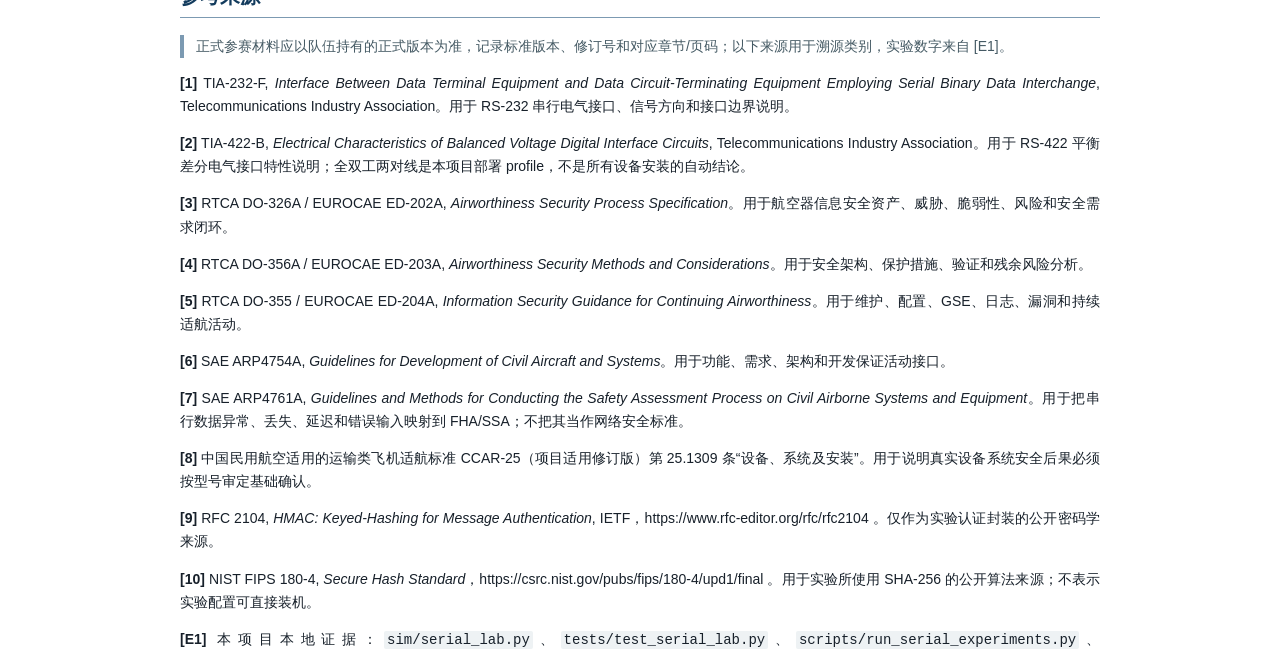
<file: artifacts/serial_interface_security_report.html>
<!doctype html>
<html lang="zh-CN">
<head><meta charset="utf-8"><title>RS-422/RS-232 串行接口脆弱性分析报告</title><style>
@page { size: A4; margin: 18mm 16mm 18mm 16mm; }
* { box-sizing: border-box; }
body { color: #17202a; font-family: "Noto Serif CJK SC", "Noto Sans CJK SC", "Microsoft YaHei", sans-serif; font-size: 10.5pt; line-height: 1.65; margin: 0 auto; max-width: 920px; }
h1 { border-bottom: 2px solid #123b5d; color: #123b5d; font-size: 22pt; line-height: 1.25; margin: 0 0 18px; padding-bottom: 10px; }
h2 { border-bottom: 1px solid #7c9ab2; color: #123b5d; font-size: 15pt; margin-top: 26px; padding-bottom: 4px; }
h3 { color: #234e70; font-size: 12.5pt; margin-top: 20px; }
p { text-align: justify; }
table { border-collapse: collapse; font-size: 9pt; margin: 12px 0 18px; width: 100%; }
th { background: #eaf1f6; color: #123b5d; font-weight: 700; }
th, td { border: 1px solid #b6c4ce; padding: 5px 6px; vertical-align: top; }
code { background: #eef2f4; border-radius: 2px; padding: 1px 3px; }
pre { background: #17202a; color: #f2f6f8; overflow-wrap: anywhere; padding: 10px; white-space: pre-wrap; }
blockquote { border-left: 4px solid #7c9ab2; color: #455a64; margin-left: 0; padding-left: 12px; }
li { margin-bottom: 4px; }
hr { border: 0; border-top: 1px solid #c8d1d8; }
@media print { a { color: inherit; text-decoration: none; } h2, h3 { break-after: avoid; } table { break-inside: avoid; } }
</style></head>
<body><h1 id="6rs-422rs-232">第6题：RS-422、RS-232 等串行接口脆弱性深度分析</h1>
<p><strong>作答场景：</strong> 民用航空机载航电系统与地面维护系统的全双工串行通信场景<br>
<strong>验证对象：</strong> 合成的 RS-422 机载 LRU-LRU 链路、合成的 RS-232 GSE-LRU 维护链路<br>
<strong>报告版本：</strong> 1.0<br>
<strong>验证日期：</strong> 2026-08-24<br>
<strong>危害分级：</strong> 极高、高、中、低四级<br>
<strong>结论性质：</strong> 研究台架与竞赛验证结论，不构成具体机型适航批准、运行放行或真实飞机安全结论</p>
<h2 id="_1">摘要</h2>
<p>RS-232 和 RS-422 解决的是串行电气接口和信号传输问题，不提供原生的消息来源认证、访问控制、加密、抗重放或业务语义校验。差分传输可以改善 RS-422 的抗共模干扰能力，全双工可以让两个方向同时传输，但这两个属性都不能证明“报文来自合法 LRU”或“维护命令已经被授权”。RS-232 的信号接地和维护连接器还会扩大地面保障设备、USB/串口转换器和线束接入的暴露面。</p>
<p>本报告建立两个严格限定的民航场景：</p>
<ol>
<li><code>RS422-AVIONICS-LRU</code>：合成 ADC LRU 向 FMS/显示 LRU 发送 <code>AIR_DATA_UPDATE</code>，反向方向发送导航参考数据；两对独立差分线代表全双工方向。</li>
<li><code>RS232-GSE-MAINT</code>：合成批准地面保障设备向 Air Data LRU 发送 <code>LOAD_CONFIGURATION</code>、<code>CLEAR_BITE_LOG</code> 等维护命令；链路使用单独的 TX/RX 方向。</li>
</ol>
<p>实验中的帧格式、命令码、LRU 名称、数据范围和业务状态均为合成项目 ICD，不代表某个真实飞机的接口控制文件。实验结果如下：</p>
<table>
<thead>
<tr>
<th>场景</th>
<th>原生/直接接收端</th>
<th>加固网关</th>
<th>证据结论</th>
</tr>
</thead>
<tbody>
<tr>
<td>RS-422 正常航电数据</td>
<td>接受</td>
<td>接受</td>
<td>合法帧能够进入合成 LRU</td>
</tr>
<tr>
<td>物理监听</td>
<td>可解析 <code>AIR_DATA_UPDATE</code> 和数据字段</td>
<td>原生链路不提供保密</td>
<td>差分不等于加密</td>
</tr>
<tr>
<td>未授权注入</td>
<td>接受，合成高度变为 <code>500 ft</code></td>
<td><code>unauthorized_source</code> 拒绝</td>
<td>CRC 有效不等于来源可信</td>
</tr>
<tr>
<td>修改数据并重算 CRC</td>
<td>接受，<code>crc_valid_after_tamper=True</code></td>
<td><code>authentication</code> 拒绝</td>
<td>CRC 不是消息认证码</td>
</tr>
<tr>
<td>重放</td>
<td>接受</td>
<td><code>replay</code> 拒绝</td>
<td>原生帧没有受控新鲜度</td>
</tr>
<tr>
<td>RS-232 维护命令</td>
<td>直接端口接受并改变配置/日志状态</td>
<td>地面会话接受；空中状态 <code>maintenance_not_available</code> 拒绝</td>
<td>端口隔离和地面互锁是必要控制</td>
</tr>
<tr>
<td>9,600/115,200 bit/s 配置失配</td>
<td><code>rate_mismatch</code> 拒绝</td>
<td>由配置管理和端口监测处理</td>
<td>配置错误造成数据不可用</td>
</tr>
<tr>
<td>64 帧突发占线</td>
<td>接受 64 帧，合法帧延迟 <code>72.22 ms</code></td>
<td>拒绝 64 帧，合法帧从 <code>0 ms</code> 输出</td>
<td>无入口限速会违反时间预算</td>
</tr>
</tbody>
</table>
<p>机器可读证据见 <a href="../artifacts/serial_interface_results.json"><code>artifacts/serial_interface_results.json</code></a>，归档记录见 <a href="../artifacts/serial_interface_experiment_log.md"><code>artifacts/serial_interface_experiment_log.md</code></a>。</p>
<h2 id="1">1. 场景、架构与安全边界</h2>
<h3 id="11-rs-422">1.1 机载航电 RS-422 场景</h3>
<p>本实验将一条机载设备互连抽象为：</p>
<pre><code class="language-text">合成 ADC_LRU                         合成 FMS_DISPLAY_LRU
     |                                          |
     |  TX+/TX-: AIR_DATA_UPDATE               |
     +-----------------------------------------&gt;|
     |                                          |
     |  RX+/RX-: NAV_REFERENCE_UPDATE           |
     |&lt;-----------------------------------------+
</code></pre>
<p>配置为 <code>TIA-422-B</code> 研究 profile、<code>115200 bit/s</code>、UART <code>8N1</code>、两对独立信号对、全双工。这里的“RS-422”只表示差分电气接口边界；上层合成帧不是 TIA-422-B 原生定义，也不是任何真实飞机 ICD 的替代品。</p>
<p>典型攻击前提不是“任意无线网络即可注入”，而是攻击者已经满足以下至少一项：</p>
<ul>
<li>获得目标 LRU 的发送侧控制权；</li>
<li>在设备互连、维护适配器、串行转换器或连接器处接入能够驱动该方向的接口；</li>
<li>攻陷一个把以太网、USB 或其他维护协议桥接到该串行方向的设备；</li>
<li>对差分线对进行被动高阻监听，并且另有主动发送路径可用于注入或重放。</li>
</ul>
<h3 id="12-rs-232">1.2 地面维护 RS-232 场景</h3>
<p>本实验将维护路径抽象为：</p>
<pre><code class="language-text">批准 GSE / 维护笔记本
          |
          | RS-232 TX/RX，TIA-232-F，8N1
          v
     Air Data LRU 维护端口
</code></pre>
<p>该端口位于合成 <code>ground_maintenance_connector</code>，全双工但不是差分链路。真实飞机是否允许该端口在装机状态、通电状态或空中状态使用，必须由 AMM、WDM、设备安装图、维护配置和安全评估确认。本实验专门对比“端口直接暴露且原生接收”和“安全网关 + 地面会话 + 空中互锁”。</p>
<h3 id="13">1.3 资产与安全属性</h3>
<table>
<thead>
<tr>
<th>资产</th>
<th>安全属性</th>
<th>民航业务后果</th>
</tr>
</thead>
<tbody>
<tr>
<td>LRU-LRU 航电数据</td>
<td>真实性、完整性、新鲜度、可用性</td>
<td>FMS/显示/告警计算使用错误或陈旧数据，触发错误状态或备用源切换</td>
</tr>
<tr>
<td>维护配置与校准数据</td>
<td>授权性、完整性、可追溯性</td>
<td>装机配置偏移、维护测试结果不可信、后续计算使用错误参数</td>
</tr>
<tr>
<td>BITE/维护日志</td>
<td>完整性、可用性、审计性</td>
<td>故障证据被清除或伪造，影响故障定位和持续适航记录</td>
</tr>
<tr>
<td>串行链路内容</td>
<td>机密性</td>
<td>暴露设备状态、维护命令、校准信息和可重放的原始帧</td>
</tr>
<tr>
<td>端口和方向控制</td>
<td>访问控制、故障隔离</td>
<td>未授权 GSE、USB 转换器或桥接设备成为串行发送源</td>
</tr>
</tbody>
</table>
<h3 id="14">1.4 威胁主体与验证范围</h3>
<table>
<thead>
<tr>
<th>编号</th>
<th>场景主体</th>
<th>具备能力</th>
<th>本报告验证</th>
</tr>
</thead>
<tbody>
<tr>
<td>T1</td>
<td>被攻陷的机载 LRU/串行桥</td>
<td>产生目标波特率和帧格式的字节流</td>
<td>是，直接提交合法 CRC 帧</td>
</tr>
<tr>
<td>T2</td>
<td>被替换、误配置或被攻陷的维护适配器</td>
<td>连接维护连接器，向 TX/RX 方向发送字节</td>
<td>是，抽象为 GSE 直连和未知来源</td>
</tr>
<tr>
<td>T3</td>
<td>具备线束/连接器接触条件的人员</td>
<td>被动监听或插入串行转换器</td>
<td>是，数字监听、注入和重放</td>
</tr>
<tr>
<td>T4</td>
<td>配置/维护流程错误</td>
<td>改变波特率、端口启用状态或地面互锁状态</td>
<td>是，9,600/115,200 失配和空中维护命令</td>
</tr>
</tbody>
</table>
<p><strong>排除项：</strong> 本报告没有假定客舱网络、互联网或无线链路天然可以直达该串行线；没有把合成命令码套用到真实机型；没有进行物理电压、共模、端接、EMI/ESD、连接器或真实 LRU 试验。</p>
<h2 id="2">2. 串行接口原理与原生安全边界</h2>
<h3 id="21-rs-232-rs-422">2.1 RS-232 与 RS-422 的区别</h3>
<table>
<thead>
<tr>
<th>属性</th>
<th>RS-232 维护链路</th>
<th>RS-422 机载链路</th>
<th>安全含义</th>
</tr>
</thead>
<tbody>
<tr>
<td>电气表达</td>
<td>单端信号与参考地</td>
<td>平衡差分信号</td>
<td>差分改善抗干扰，不提供身份或加密</td>
</tr>
<tr>
<td>本实验方向</td>
<td>GSE↔LRU 一对 TX/RX</td>
<td>两对独立 TX/RX 差分对</td>
<td>全双工允许两个方向独立观察和发送</td>
</tr>
<tr>
<td>典型接入点</td>
<td>维护连接器、串口转换器、GSE</td>
<td>LRU 连接器、线束、桥接器</td>
<td>接入路径必须由安装和维护架构控制</td>
</tr>
<tr>
<td>传输组织</td>
<td>点到点</td>
<td>本实验按点到点全双工建模</td>
<td>物理点到点不等于来源认证</td>
</tr>
<tr>
<td>原生认证</td>
<td>无</td>
<td>无</td>
<td>任何能产生合法电平/字节的发送端都可能被接收</td>
</tr>
<tr>
<td>原生加密</td>
<td>无</td>
<td>无</td>
<td>监听者可获取应用层明文</td>
</tr>
<tr>
<td>原生抗重放</td>
<td>无</td>
<td>无</td>
<td>UART 序号若存在也不是自动安全状态</td>
</tr>
<tr>
<td>原生访问控制</td>
<td>无</td>
<td>无</td>
<td>端口启用、GSE 授权和地面互锁属于系统设计</td>
</tr>
</tbody>
</table>
<p>RS-422 的差分接收器通常根据两条信号线的电压差判定逻辑状态；这不意味着接收器知道“哪个 LRU”驱动了该差分对。RS-232 的电平和参考地解决收发器互连问题，也不包含用户、角色或命令授权。两者都只提供承载边界，安全属性必须由上层协议、网关、物理隔离和系统架构提供。[1][2]</p>
<h3 id="22">2.2 合成应用帧格式</h3>
<p>为便于复测，本项目定义了独立于 RS-232/RS-422 电气标准的应用帧：</p>
<pre><code class="language-text">SYNC(1) | VERSION(1) | TYPE(1) | SEQUENCE(4) | LENGTH(2)
        | JSON_PAYLOAD(N) | CRC16(2)
</code></pre>
<p>本实验命令码为：</p>
<table>
<thead>
<tr>
<th>命令</th>
<th>方向/消费者</th>
<th>合成业务含义</th>
</tr>
</thead>
<tbody>
<tr>
<td><code>AIR_DATA_UPDATE</code></td>
<td>ADC_LRU→FMS_DISPLAY_LRU</td>
<td>高度、空速等合成航电状态</td>
</tr>
<tr>
<td><code>NAV_REFERENCE_UPDATE</code></td>
<td>FMS_DISPLAY_LRU→ADC_LRU</td>
<td>合成导航参考</td>
</tr>
<tr>
<td><code>BITE_LOG_READ</code></td>
<td>GSE→Air Data LRU</td>
<td>读取维护故障记录</td>
</tr>
<tr>
<td><code>LOAD_CONFIGURATION</code></td>
<td>GSE→Air Data LRU</td>
<td>装载合成校准/配置参数</td>
</tr>
<tr>
<td><code>CLEAR_BITE_LOG</code></td>
<td>GSE→Air Data LRU</td>
<td>清除合成维护日志</td>
</tr>
<tr>
<td><code>SET_MAINTENANCE_MODE</code></td>
<td>GSE→Air Data LRU</td>
<td>切换合成维护状态</td>
</tr>
</tbody>
</table>
<p><code>SEQUENCE</code> 在原生接收器中只作为普通字段解析，不被用作防重放状态；<code>CRC16</code> 是 <code>CRC-16/CCITT-FALSE</code>，只检测部分传输错误。帧没有 source ID、role、channel binding、时间戳 MAC、密钥标识或加密字段。因此“帧格式有效”不能推出“来源合法”或“命令当前有效”。</p>
<h3 id="23">2.3 全双工的安全边界</h3>
<p>全双工在数字模型中为每个方向维护独立的发送时钟。实验中 <code>ADC_LRU-&gt;FMS_DISPLAY_LRU</code> 和 <code>FMS_DISPLAY_LRU-&gt;ADC_LRU</code> 都从 <code>t=0</code> 开始发送，说明方向之间没有共享半双工仲裁。安全含义是：</p>
<ol>
<li>攻击者若能接入一条方向对应的 TX/RX 线对，可以只影响该方向；</li>
<li>反向响应可能被监听、篡改或伪造；</li>
<li>“能够双向同时传输”不等于“每个方向有独立认证”；</li>
<li>真实物理驱动器的争用、电平破坏和故障遏制必须另做电气台架验证。</li>
</ol>
<h2 id="3">3. 部署场景脆弱性</h2>
<h3 id="31-lru">3.1 航电 LRU 互连配置</h3>
<p><strong>脆弱点 D-01：串行端口默认信任任何合法字节流。</strong> 设备按波特率、UART 格式、帧头、长度和 CRC 接收后直接把 payload 交给航电应用。若没有独立的来源、通道和会话绑定，替换的串行桥或被攻陷 LRU 可以复用同一帧格式。</p>
<p><strong>脆弱点 D-02：串行桥接器扩大信任边界。</strong> USB-UART、以太网-串口、维护测试适配器或记录设备可能把外部数据桥接到 LRU TX 方向。桥接器如果没有端口白名单、命令 allowlist、身份认证和日志，物理隔离的串行链路会被上游接口绕过。</p>
<p><strong>脆弱点 D-03：方向和端口配置缺少变更控制。</strong> 发送方向、波特率、8N1/奇偶、端口启用状态、终端匹配和 LRU 地址/设备选择如果由维护装载决定，错误配置或未经授权的配置更新可能造成持续数据不可用或把维护端口暴露到装机状态。</p>
<p><strong>脆弱点 D-04：差分线的抗干扰属性被误当成抗攻击属性。</strong> 监听者只需使用适当的高阻差分接收前端即可观察两条线的逻辑差；这与改变共模电压或制造电气故障不同。差分信号不隐藏 payload，也不阻止主动桥接器产生新的合法波形。</p>
<h3 id="32">3.2 地面维护系统</h3>
<p><strong>脆弱点 D-05：维护连接器和 USB/串口转换器成为可驱动入口。</strong> GSE、便携维护电脑、转接线和测试盒只要获得连接器访问权，就可能发送原生维护帧。若 LRU 只检查 CRC 和命令码，未知设备也能发出 <code>LOAD_CONFIGURATION</code> 或 <code>CLEAR_BITE_LOG</code>。</p>
<p><strong>脆弱点 D-06：空中/地面状态没有在安全边界强制执行。</strong> “维护人员应只在地面操作”是运行程序约束，不能替代 LRU 或网关中的硬件/逻辑互锁。实验中直接接收端在 <code>AIRBORNE</code> 抽象状态下仍接受合成维护命令，而安全网关拒绝 <code>maintenance_not_available</code>。</p>
<p><strong>脆弱点 D-07：维护日志与配置操作缺少不可抵赖关联。</strong> 原生帧没有用户、设备证书、会话、序号持久化或签名；攻击者可以清除日志、重放旧配置或制造看似合法的维护操作记录。</p>
<h3 id="33">3.3 物理与时序配置</h3>
<p><strong>脆弱点 D-08：波特率/格式/端接配置失配。</strong> 本实验发送端为 <code>9,600 bit/s</code>、接收端按 <code>115,200 bit/s</code> 配置，数字接收器拒绝为 <code>rate_mismatch</code>。真实设备还可能表现为丢字、帧错误、间歇性工作或故障告警，必须用目标 LRU 和波形记录确认，不能把某个软件结果推广为所有设备行为。</p>
<p><strong>脆弱点 D-09：无发送配额和入口限速。</strong> 全双工不提供安全调度。实验中 64 个 <code>BITE_LOG_READ</code> 直接排队，合法维护帧从 <code>72.22 ms</code> 才开始；若消费者的更新时间限为 <code>20 ms</code>，则时间预算被违反。</p>
<h2 id="4">4. 攻击路径与深度脆弱性分析</h2>
<p>危害分级按“当前合成场景能证明的结果”给出；若真实 ICD 显示数据进入更高等级功能，应依据该功能的 FHA/SSA 重新升级，不把本实验直接写成极高后果。</p>
<h3 id="41-si-01">4.1 SI-01：物理监听造成航电/维护明文泄露</h3>
<p><strong>协议层级：</strong> RS-232/RS-422 电气承载 + UART 字节流 + 合成应用帧解码。<br>
<strong>触发条件：</strong> 攻击者能接触 RS-422 差分线对、RS-232 TX/RX/参考地、设备连接器或已连接的串行桥；链路处于工作状态。<br>
<strong>适配设备：</strong> RS-422 的 LRU 互连线束、串行桥接器、记录设备；RS-232 的 GSE 维护连接器和 USB-UART 适配器。<br>
<strong>利用前提：</strong> 仅被动读取不需要驱动线；主动注入另需目标方向的发送路径。<br>
<strong>攻击路径：</strong> 线束/连接器高阻探测 → 按已知 baud/UART 格式采样 → 查找 <code>0x7e</code> 帧头 → 解析长度、类型、payload 和 CRC → 保存可重放帧。<br>
<strong>具体影响：</strong> 暴露合成航电数据、LRU 状态、维护命令和配置参数；监听本身不改变飞行状态，但为后续重放和针对性篡改提供素材。<br>
<strong>危害分级：中。</strong> 若真实维护数据包含敏感配置或监听结果可直接支持关键命令，按系统安全评估升级。<br>
<strong>仿真证据：</strong> RS-422 捕获 <code>63</code> 字节，解码出 <code>AIR_DATA_UPDATE</code>、<code>altitude_ft=30000</code>、<code>airspeed_kt=440</code>，<code>confidentiality=False</code>。<br>
<strong>整改：</strong> 对外部/维护边界使用经批准的加密封装或在系统架构上做物理/区域隔离；密钥由安全架构管理。不能把 RS-422 差分、RS-232 电平或 CRC 当作保密措施。</p>
<h3 id="42-si-02-crc-rs-422">4.2 SI-02：合法 CRC 的未授权 RS-422 数据注入</h3>
<p><strong>协议层级：</strong> RS-422 接收方向 + UART 应用帧 + LRU 业务状态更新。<br>
<strong>触发条件：</strong> 攻击者在 <code>ADC_LRU-&gt;FMS_DISPLAY_LRU</code> 方向提交合法帧头、合法长度和重新计算的 CRC；接收器无密码学来源认证。<br>
<strong>适配设备：</strong> 消费 <code>AIR_DATA_UPDATE</code> 的 FMS/显示类合成 LRU；真实对象必须以 ICD 和数据流图为准。<br>
<strong>利用前提：</strong> 需要已攻陷发射 LRU、串行桥、线束接入点或能驱动该 TX 方向的测试适配器；仅拥有远程网络权限不自动满足该前提。<br>
<strong>攻击路径：</strong> 串行适配器/受损桥 → 115200 bit/s、8N1 字节流 → RS-422 TX 方向 → LRU 校验 CRC → 应用更新数据。<br>
<strong>具体影响：</strong> 合成 LRU 将 <code>altitude_ft=500</code>、<code>airspeed_kt=80</code> 写入最后航电数据状态；真实系统可能出现错误显示、错误告警、错误计算、备用源切换或降级。是否进入飞控或导致失控必须依真实 ICD/FHA/SSA 证明。<br>
<strong>危害分级：高。</strong> 当前实验只证明关键数据真实性边界被突破，不证明真实运输机具体功能后果；若目标数据进入关键安全功能，应按真实安全分析评估是否升级为极高。<br>
<strong>仿真证据：</strong> 原生接收 <code>accepted=True</code>，effect 为 <code>air_data_updated:500ft@100ms</code>；相同 raw frame 经网关因 <code>unauthorized_source</code> 拒绝，<code>no_physical_output</code>。<br>
<strong>整改：</strong> 在 LRU 消费者前设置单一安全终止点；认证数据绑定 source、role、channel、message type、sequence、timestamp 和 native raw；输出侧禁止未授权第二发送路径。</p>
<h3 id="43-si-03-crc">4.3 SI-03：报文篡改后重算 CRC 绕过完整性误区</h3>
<p><strong>协议层级：</strong> 应用帧 payload + CRC16 传输错误检测。<br>
<strong>触发条件：</strong> 攻击者修改 <code>AIR_DATA_UPDATE</code> payload 后重新编码 CRC，或直接在桥接器中替换整帧；接收器没有 MAC/签名。<br>
<strong>适配设备：</strong> 仅以 CRC 判定有效性的机载 LRU、维护 LRU 和串行桥。<br>
<strong>利用前提：</strong> 能捕获原始帧并在发送侧重发修改后的帧；不需要获取安全密钥，因为 native frame 没有密钥。<br>
<strong>攻击路径：</strong> 捕获合法 frame → 修改高度/空速 → 重新计算 CRC16 → 通过 RS-422/RS-232 发送 → 原生接收器接受。<br>
<strong>具体影响：</strong> 伪造值通过传输错误检查，进入后续应用逻辑；维护场景下可装载错误校准或清除 BITE 记录。<br>
<strong>危害分级：高。</strong> 关键航电数据和校准参数需按真实功能后果评估；只读非关键诊断数据可降为中。<br>
<strong>仿真证据：</strong> <code>1000</code> 修改为 <code>500</code>/<code>90</code> 等 payload 后，<code>crc_valid_after_tamper=True</code>，原生端 <code>accepted=True</code>；网关返回 <code>authentication</code>。<br>
<strong>整改：</strong> 保留 CRC 作为线路错误检测，同时在安全边界对完整 native raw 和上下文计算经批准的认证标签。CRC、UART parity、帧头和长度检查都不能替代密码学认证。</p>
<h3 id="44-si-04">4.4 SI-04：捕获帧重放导致陈旧航电状态或重复维护动作</h3>
<p><strong>协议层级：</strong> 应用消息时序和业务状态机。<br>
<strong>触发条件：</strong> 攻击者捕获一帧以前合法的 raw bytes，在序号未被原生接收器检查的情况下再次发送；目标应用缺少时间窗和持久化新鲜度状态。<br>
<strong>适配设备：</strong> 周期性空速/高度/导航数据消费者，以及 <code>LOAD_CONFIGURATION</code>、<code>CLEAR_BITE_LOG</code> 等维护命令消费者。<br>
<strong>利用前提：</strong> 先具备被动读取能力，再具备目标方向发送能力；单纯监听只造成信息泄露。<br>
<strong>攻击路径：</strong> 监听 → 保存 raw frame → 延迟/重复发送 → native LRU 按 CRC 和命令码接受。<br>
<strong>具体影响：</strong> 陈旧航电数据继续被使用，或维护操作被重复执行；日志和配置的时间关联被破坏。实际超时和冗余动作由机型 ICD 和系统安全设计决定。<br>
<strong>危害分级：高（关键周期数据/维护配置条件性）。</strong> 非关键状态可评为中。<br>
<strong>仿真证据：</strong> 安全网关首次接受同一 <code>AIR_DATA_UPDATE</code> envelope，第二次在时间窗内返回 <code>replay</code>；native 接收器在 <code>t=300 ms</code> 仍 <code>accepted=True</code>。<br>
<strong>整改：</strong> 使用每来源/通道/消息类型单调序列、受控时间窗和持久化启动计数；覆盖掉电、回滚、LRU 更换、双通道切换、维护会话重建和时钟异常。</p>
<h3 id="45-si-05rs-232">4.5 SI-05：RS-232 维护端口暴露导致配置篡改和日志破坏</h3>
<p><strong>协议层级：</strong> RS-232 维护连接器 + 维护应用命令 + LRU 配置/日志状态。<br>
<strong>触发条件：</strong> 维护端口在设备可接入状态下启用，只依赖帧格式、命令码和 CRC，不要求 GSE 身份、授权角色、地面状态或维护会话。<br>
<strong>适配设备：</strong> 合成 Air Data LRU 的 GSE 维护端口、USB-UART 转换器和维护笔记本；真实适配性需由 AMM/WDM/ICD 确认。<br>
<strong>利用前提：</strong> 能接触地面维护连接器，或控制连接到该端口的 GSE/桥接器。<br>
<strong>攻击路径：</strong> 未授权串口设备 → <code>LOAD_CONFIGURATION</code>/<code>CLEAR_BITE_LOG</code> → LRU 原生接收 → 校准状态或 BITE 日志改变。<br>
<strong>具体影响：</strong> 仿真中直接 RS-232 接收器接受 <code>LOAD_CONFIGURATION</code>，把 <code>calibration_id</code> 设为 <code>CAL-ATTACK</code>、<code>offset_ft=500</code>；直接接收 <code>CLEAR_BITE_LOG</code> 后 BITE 条目变为 <code>0</code>。真实系统可能影响维护放行、故障定位和后续数据计算。<br>
<strong>危害分级：高。</strong> 配置和日志是安全相关维护资产；若真实命令可改变关键系统配置，应按审定基础和 FHA/SSA 评估是否升级。<br>
<strong>整改：</strong> 维护端口默认关闭；使用物理钥匙/继电器或受控 GSE 使能；仅在 <code>ON_GROUND</code>、授权维护会话和正确设备身份同时满足时开放；每个命令实施角色 allowlist、双人/审批策略、MAC、序列和审计；空中状态 fail-closed。</p>
<h3 id="46-si-06">4.6 SI-06：全双工反向方向伪造和响应混淆</h3>
<p><strong>协议层级：</strong> 全双工方向控制 + 请求/响应应用状态机。<br>
<strong>触发条件：</strong> 攻击者能接入反向 TX/RX 方向，并伪造 <code>BITE_LOG_RESPONSE</code>、导航参考或设备状态响应；请求方未绑定响应与请求序列、来源和会话。<br>
<strong>适配设备：</strong> RS-422 双向 LRU 互连、RS-232 GSE 请求/响应维护会话。<br>
<strong>利用前提：</strong> 必须控制对应反向线对、设备 TX 端或串行桥；不是只监听正向数据即可完成。<br>
<strong>攻击路径：</strong> 监听请求 → 在独立反向方向发送格式正确响应 → 消费者按 message type/CRC 接受 → 错误状态被当作真实结果。<br>
<strong>具体影响：</strong> 维护人员看到伪造的 BITE 结果，或 LRU 对错误状态做出错误切换/告警；可能破坏审计和故障定位。<br>
<strong>危害分级：中到高，取决于响应是否参与安全相关决策。</strong> 本报告验证了独立方向时钟和帧承载，但未把该项伪造响应写成真实 LRU 业务后果。<br>
<strong>整改：</strong> 请求/响应绑定同一 session、request ID、source、role、nonce/sequence 和 MAC；拒绝没有对应请求或已过期的响应；维护界面显示设备身份和会话审计结果。</p>
<h3 id="47-si-07">4.7 SI-07：波特率失配造成航电数据不可用</h3>
<p><strong>协议层级：</strong> UART 时序/接口配置层。<br>
<strong>触发条件：</strong> 发送端为 <code>9,600 bit/s</code>，接收端按 <code>115,200 bit/s</code>、<code>8N1</code> 解码；或者维护配置被错误装载。<br>
<strong>适配设备：</strong> 维修更换后的 LRU、串口转换器、GSE 配置文件、测试盒和桥接网关。<br>
<strong>利用前提：</strong> 能改变端口配置、替换设备或在桥接器上选择错误 profile；也可能由维护错误造成。<br>
<strong>攻击路径：</strong> 配置边界 → 修改 baud/UART 参数 → RX 帧采样失配 → CRC/帧格式错误或静默丢帧 → 应用超时/备用源切换。<br>
<strong>具体影响：</strong> 数据不可用、维护操作失败、故障告警和备用模式；真实 LRU 表现必须通过目标台架和波形确认。<br>
<strong>危害分级：中。</strong> 若失配切断关键周期输入，应按实际时限和失效后果升级。<br>
<strong>仿真证据：</strong> 数字接收器对 <code>9,600</code> 发送、<code>115,200</code> 期望的帧返回 <code>rate_mismatch</code>，发送帧的数字线时长为 <code>13.541667 ms</code>。<br>
<strong>整改：</strong> 配置签名/版本控制、端口白名单、启动自检、baud lock 监测、帧错误计数、速率告警和安全降级；维护变更纳入持续适航和配置审计。</p>
<h3 id="48-si-08">4.8 SI-08：突发发送造成串行链路时延和业务超时</h3>
<p><strong>协议层级：</strong> 串行 FIFO、发送调度和应用更新时间预算。<br>
<strong>触发条件：</strong> 能驱动维护 TX 方向的设备连续发送 64 个格式有效的 <code>BITE_LOG_READ</code>，原生链路没有发送配额、入口限速或可信调度。<br>
<strong>适配设备：</strong> RS-232 GSE 维护端口、串行转换器和处理周期受限的 LRU。<br>
<strong>利用前提：</strong> 活跃发送能力；被动监听不能产生占线。<br>
<strong>攻击路径：</strong> 攻击适配器 → 连续合法帧 → 单方向发送 FIFO → 合法维护帧排队 → 20 ms 业务期限违约。<br>
<strong>具体影响：</strong> 维护操作延迟、响应超时、状态机重试、日志混乱；对于时间关键航电数据，可能触发备用源或降级。<br>
<strong>危害分级：高（时间预算条件性）。</strong> 若有独立链路和快速超时可降为中。<br>
<strong>仿真证据：</strong> 原生端接受 <code>64</code> 个攻击帧，合法帧在 <code>72.22 ms</code> 开始，超过 <code>20 ms</code> 期限；网关拒绝 <code>64</code> 个攻击封装，授权合法帧从 <code>0 ms</code> 输出。<br>
<strong>整改：</strong> 入口按来源/命令限速，合法优先级和配额，异常占用告警；使用物理发送使能、隔离继电器或 bus guardian 类设计阻断绕过网关的第二发送路径；对所有控制做误拒绝和故障遏制分析。</p>
<h2 id="5">5. 组合实验与可复现步骤</h2>
<h3 id="51">5.1 运行命令</h3>
<pre><code class="language-bash">python3 scripts/run_serial_experiments.py
</code></pre>
<p>输出：</p>
<ul>
<li><a href="../artifacts/serial_interface_results.json"><code>artifacts/serial_interface_results.json</code></a>：结构化接口、帧、攻击和业务状态证据；</li>
<li><a href="../artifacts/serial_interface_experiment_log.md"><code>artifacts/serial_interface_experiment_log.md</code></a>：归档摘要；</li>
<li><a href="../sim/serial_lab.py"><code>sim/serial_lab.py</code></a>：仿真器和安全网关实现。</li>
</ul>
<h3 id="52">5.2 正常链路</h3>
<ol>
<li>生成 <code>AIR_DATA_UPDATE</code> 合成帧，内容为 <code>altitude_ft=30000</code>、<code>airspeed_kt=440</code>。</li>
<li>由 <code>adc_lru</code> 以 <code>avionics_lru</code> 角色生成安全封装。</li>
<li>网关验证 source/role/channel/type/MAC/时间/sequence/语义。</li>
<li>认证通过后输出 native raw frame 到 RS-422 数字链路。</li>
<li><code>FMS_DISPLAY_LRU</code> 按帧头、长度和 CRC 接收并更新合成状态。</li>
</ol>
<p>RS-232 正常维护场景使用 <code>approved_gse</code> 角色，在 <code>ON_GROUND</code> 且 maintenance session 有效时允许配置和 BITE 命令。</p>
<h3 id="53">5.3 攻击与加固前后对照</h3>
<table>
<thead>
<tr>
<th>用例</th>
<th>利用输入</th>
<th>原生接收器</th>
<th>加固边界</th>
<th>通过标准</th>
</tr>
</thead>
<tbody>
<tr>
<td>V-S01</td>
<td>高阻监听 raw bytes</td>
<td>可解码</td>
<td>需要分区/加密保护</td>
<td>敏感字段不以明文暴露，或有批准的隔离依据</td>
</tr>
<tr>
<td>V-S02</td>
<td>未知 source 的合法 CRC frame</td>
<td>接受</td>
<td><code>unauthorized_source</code></td>
<td>不产生物理安全输出</td>
</tr>
<tr>
<td>V-S03</td>
<td>修改 payload 并重算 CRC</td>
<td>接受</td>
<td><code>authentication</code></td>
<td>修改任一受保护字段均失败</td>
</tr>
<tr>
<td>V-S04</td>
<td>同一 secure envelope 重复提交</td>
<td>接受</td>
<td><code>replay</code></td>
<td>不重复更新状态</td>
</tr>
<tr>
<td>V-S05</td>
<td>RS-232 <code>LOAD_CONFIGURATION</code>/<code>CLEAR_BITE_LOG</code></td>
<td>接受</td>
<td>角色/地面会话/MAC</td>
<td>空中或未知设备不可执行</td>
</tr>
<tr>
<td>V-S06</td>
<td>9,600/115,200 失配</td>
<td><code>rate_mismatch</code>/实现相关</td>
<td>配置告警和安全降级</td>
<td>不静默接受错误配置</td>
</tr>
<tr>
<td>V-S07</td>
<td>64 帧突发</td>
<td>合法帧延迟 72.22 ms</td>
<td>64 帧在网关拒绝</td>
<td>20 ms 期限内合法帧可发送</td>
</tr>
</tbody>
</table>
<h2 id="6">6. 整改与加固方案</h2>
<h3 id="61">6.1 架构级边界</h3>
<ol>
<li><strong>单一安全终止点：</strong> RS-232 GSE 和任何跨域 RS-422 桥接在进入安全相关 LRU 前经过受控网关。网关只输出批准的 native 帧，输出侧不提供可被第二设备并联驱动的旁路。</li>
<li><strong>物理隔离与端口使能：</strong> 维护连接器默认关闭；使用飞机地面状态、维护钥匙/继电器、GSE 身份和会话同时控制。端口状态应有独立监测和审计。</li>
<li><strong>分区与方向策略：</strong> RS-422 两个方向分别定义来源、消费者和允许消息；反向响应不能因为“同一根串行电缆”自动获得信任。</li>
<li><strong>桥接器最小化：</strong> USB-UART、以太网-串口、记录器和测试盒只允许批准 profile、波特率、命令集合和方向；禁止透明任意字节转发。</li>
</ol>
<h3 id="62">6.2 报文级保护</h3>
<p>建议采用系统级安全封装，而不是修改 RS-232/RS-422 电气标准：</p>
<pre><code class="language-text">source | role | channel | message_type | native_raw
       | sequence | timestamp | session_id | approved MAC
</code></pre>
<ul>
<li>MAC 覆盖完整 native raw 和所有上下文，防止跨通道、跨角色和跨命令搬运；</li>
<li>每个 source/channel/message type 维护单调 sequence，处理掉电、回绕、双机更换和维护会话恢复；</li>
<li>timestamp 只作为窗口控制的一部分，不替代持久化序列和会话状态；</li>
<li>role 与命令 allowlist 分开校验，GSE 不应自动获得机载 LRU 数据发布权限；</li>
<li>语义策略来自真实 ICD：范围、变化率、更新周期、状态转移和失效动作；</li>
<li>CRC/UART parity 保留用于随机线路错误检测，但不作为认证依据；</li>
<li>算法、密钥生命周期、硬件保护和失效策略必须由项目安全架构和适航审查确定。本项目 HMAC 仅用于可重复实验，不是直接装机方案。</li>
</ul>
<h3 id="63">6.3 业务和运维控制</h3>
<ul>
<li><code>LOAD_CONFIGURATION</code> 采用签名配置包、版本回滚保护、双人复核和装载后读回校验；</li>
<li><code>CLEAR_BITE_LOG</code> 只允许经授权的维护会话，必须形成不可抵赖审计事件，不能作为普通无状态命令；</li>
<li>GSE 设备证书、固件版本、配置 profile 和串口转换器序列号进入白名单；</li>
<li>记录认证失败、未知 source、CRC 错误、波特率失配、重放、速率超限和端口启停事件；</li>
<li>监测到异常时采取经安全分析批准的 fail-safe/fail-silent 或备用源切换，不因安全过滤器故障产生新的危险输出。</li>
</ul>
<h3 id="64">6.4 物理与电气验证</h3>
<p>软件模型不能替代以下台架项目：</p>
<ul>
<li>RS-232 电平、参考地、隔离、短路和串口转换器行为；</li>
<li>RS-422 差分幅度、共模范围、端接、线缆长度、开路/短路、驱动争用和接收阈值；</li>
<li>8N1/其他 UART 格式、波特率容差、字节间隔、FIFO 溢出和时延分布；</li>
<li>监听探头的负载、主动注入器的故障遏制、EMI/ESD 和接地路径；</li>
<li>真实 LRU ICD、维护程序、地面互锁、配置装载和 BITE 日志响应。</li>
</ul>
<h2 id="7">7. 风险分级与符合性闭环</h2>
<table>
<thead>
<tr>
<th>分级</th>
<th>本题适用判据</th>
</tr>
</thead>
<tbody>
<tr>
<td>极高</td>
<td>真实机型证据证明未授权串行数据可直接导致灾难性功能后果，且攻击路径可在相关运行状态使用；本报告没有达到该证据条件</td>
</tr>
<tr>
<td>高</td>
<td>可影响安全相关航电数据真实性、维护配置完整性、关键时间预算或故障证据，路径已明确但真实功能后果仍需 ICD/FHA/SSA 确认</td>
</tr>
<tr>
<td>中</td>
<td>造成维护、显示、非关键数据或可恢复可用性影响，具有明确业务后果但不直接破坏关键功能</td>
</tr>
<tr>
<td>低</td>
<td>影响受限、易发现且不进入安全相关消费者，或仅为缺乏安全属性但无可利用接入路径的理论缺陷</td>
</tr>
</tbody>
</table>
<p>本报告的高、中等级均是条件性场景分级。正式型号分析需要将每条串行消息映射到系统功能、DAL/安全目标、更新时间和失效状态，再由 FHA/SSA 和航空器信息安全过程确认最终分级。</p>
<h2 id="8">8. 结论</h2>
<p>RS-232/RS-422 的差分、全双工和点到点特征解决的是信号传输与方向组织，不提供密码学信任。只要攻击者满足物理接入、被攻陷 LRU、串行桥接器或维护设备这一明确前提，就可能监听明文、发送合法 CRC 帧、篡改并重算 CRC、重放历史帧，或利用维护端口执行配置/日志操作。实验还证明，错误波特率会使输入不可用，连续发送会使合法帧突破业务时限。</p>
<p>可落地的整改不是简单增加 CRC 或“更换差分线”，而是物理端口隔离、方向控制、GSE 身份与地面互锁、认证/抗重放封装、ICD 语义校验、速率和占用监测、配置生命周期及审计的组合。当前实验完成的是数字协议和业务状态边界验证；形成民航型号级结论还必须补充真实 ICD、真实 LRU、实体接口卡、线束/波形/EMI、维护程序和适航过程证据。</p>
<h2 id="_2">参考来源</h2>
<blockquote>
<p>正式参赛材料应以队伍持有的正式版本为准，记录标准版本、修订号和对应章节/页码；以下来源用于溯源类别，实验数字来自 [E1]。</p>
</blockquote>
<p><strong>[1]</strong> TIA-232-F, <em>Interface Between Data Terminal Equipment and Data Circuit-Terminating Equipment Employing Serial Binary Data Interchange</em>, Telecommunications Industry Association。用于 RS-232 串行电气接口、信号方向和接口边界说明。</p>
<p><strong>[2]</strong> TIA-422-B, <em>Electrical Characteristics of Balanced Voltage Digital Interface Circuits</em>, Telecommunications Industry Association。用于 RS-422 平衡差分电气接口特性说明；全双工两对线是本项目部署 profile，不是所有设备安装的自动结论。</p>
<p><strong>[3]</strong> RTCA DO-326A / EUROCAE ED-202A, <em>Airworthiness Security Process Specification</em>。用于航空器信息安全资产、威胁、脆弱性、风险和安全需求闭环。</p>
<p><strong>[4]</strong> RTCA DO-356A / EUROCAE ED-203A, <em>Airworthiness Security Methods and Considerations</em>。用于安全架构、保护措施、验证和残余风险分析。</p>
<p><strong>[5]</strong> RTCA DO-355 / EUROCAE ED-204A, <em>Information Security Guidance for Continuing Airworthiness</em>。用于维护、配置、GSE、日志、漏洞和持续适航活动。</p>
<p><strong>[6]</strong> SAE ARP4754A, <em>Guidelines for Development of Civil Aircraft and Systems</em>。用于功能、需求、架构和开发保证活动接口。</p>
<p><strong>[7]</strong> SAE ARP4761A, <em>Guidelines and Methods for Conducting the Safety Assessment Process on Civil Airborne Systems and Equipment</em>。用于把串行数据异常、丢失、延迟和错误输入映射到 FHA/SSA；不把其当作网络安全标准。</p>
<p><strong>[8]</strong> 中国民用航空适用的运输类飞机适航标准 CCAR-25（项目适用修订版）第 25.1309 条“设备、系统及安装”。用于说明真实设备系统安全后果必须按型号审定基础确认。</p>
<p><strong>[9]</strong> RFC 2104, <em>HMAC: Keyed-Hashing for Message Authentication</em>, IETF，https://www.rfc-editor.org/rfc/rfc2104 。仅作为实验认证封装的公开密码学来源。</p>
<p><strong>[10]</strong> NIST FIPS 180-4, <em>Secure Hash Standard</em>，https://csrc.nist.gov/pubs/fips/180-4/upd1/final 。用于实验所使用 SHA-256 的公开算法来源；不表示实验配置可直接装机。</p>
<p><strong>[E1]</strong> 本项目本地证据：<code>sim/serial_lab.py</code>、<code>tests/test_serial_lab.py</code>、<code>scripts/run_serial_experiments.py</code>、<code>artifacts/serial_interface_results.json</code> 和 <code>artifacts/serial_interface_experiment_log.md</code>。当前回归测试为 <code>37 passed</code>；实验未打开真实串口或外部航电接口。</p></body>
</html>
</file>
